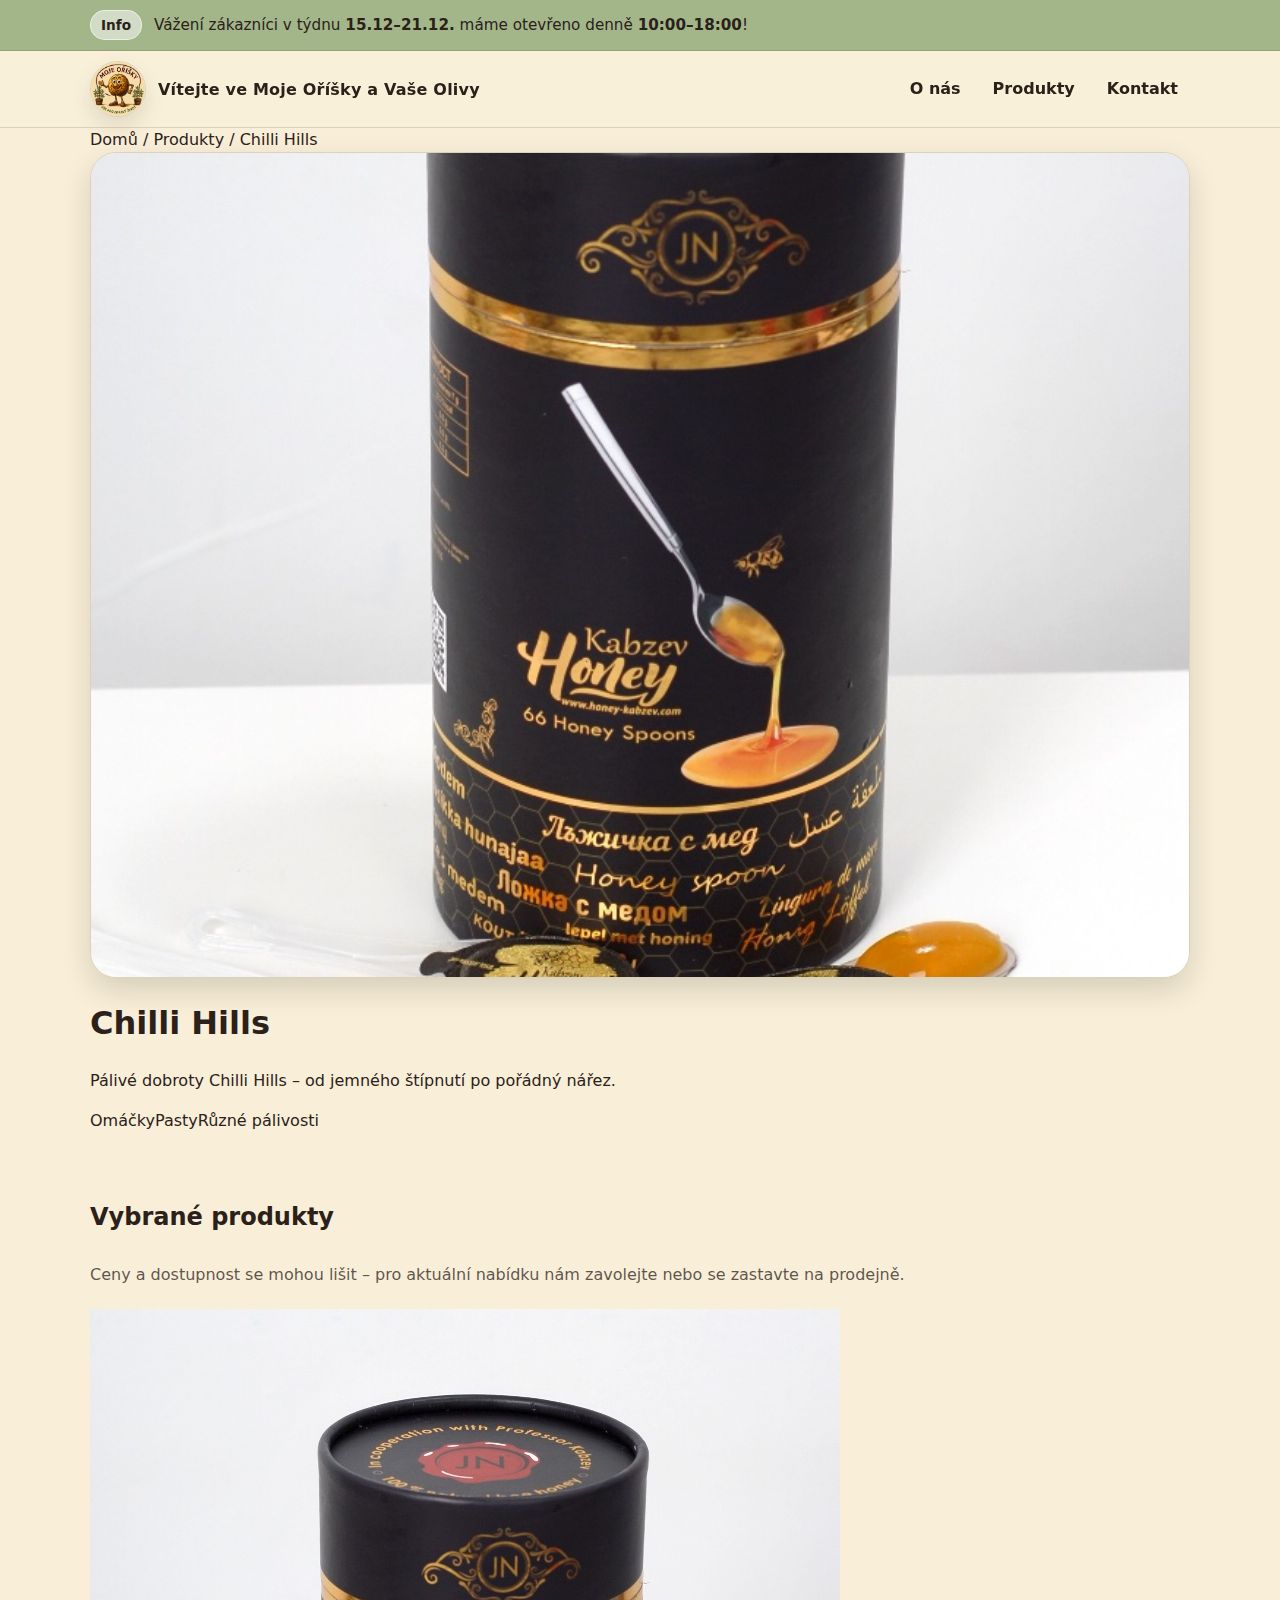
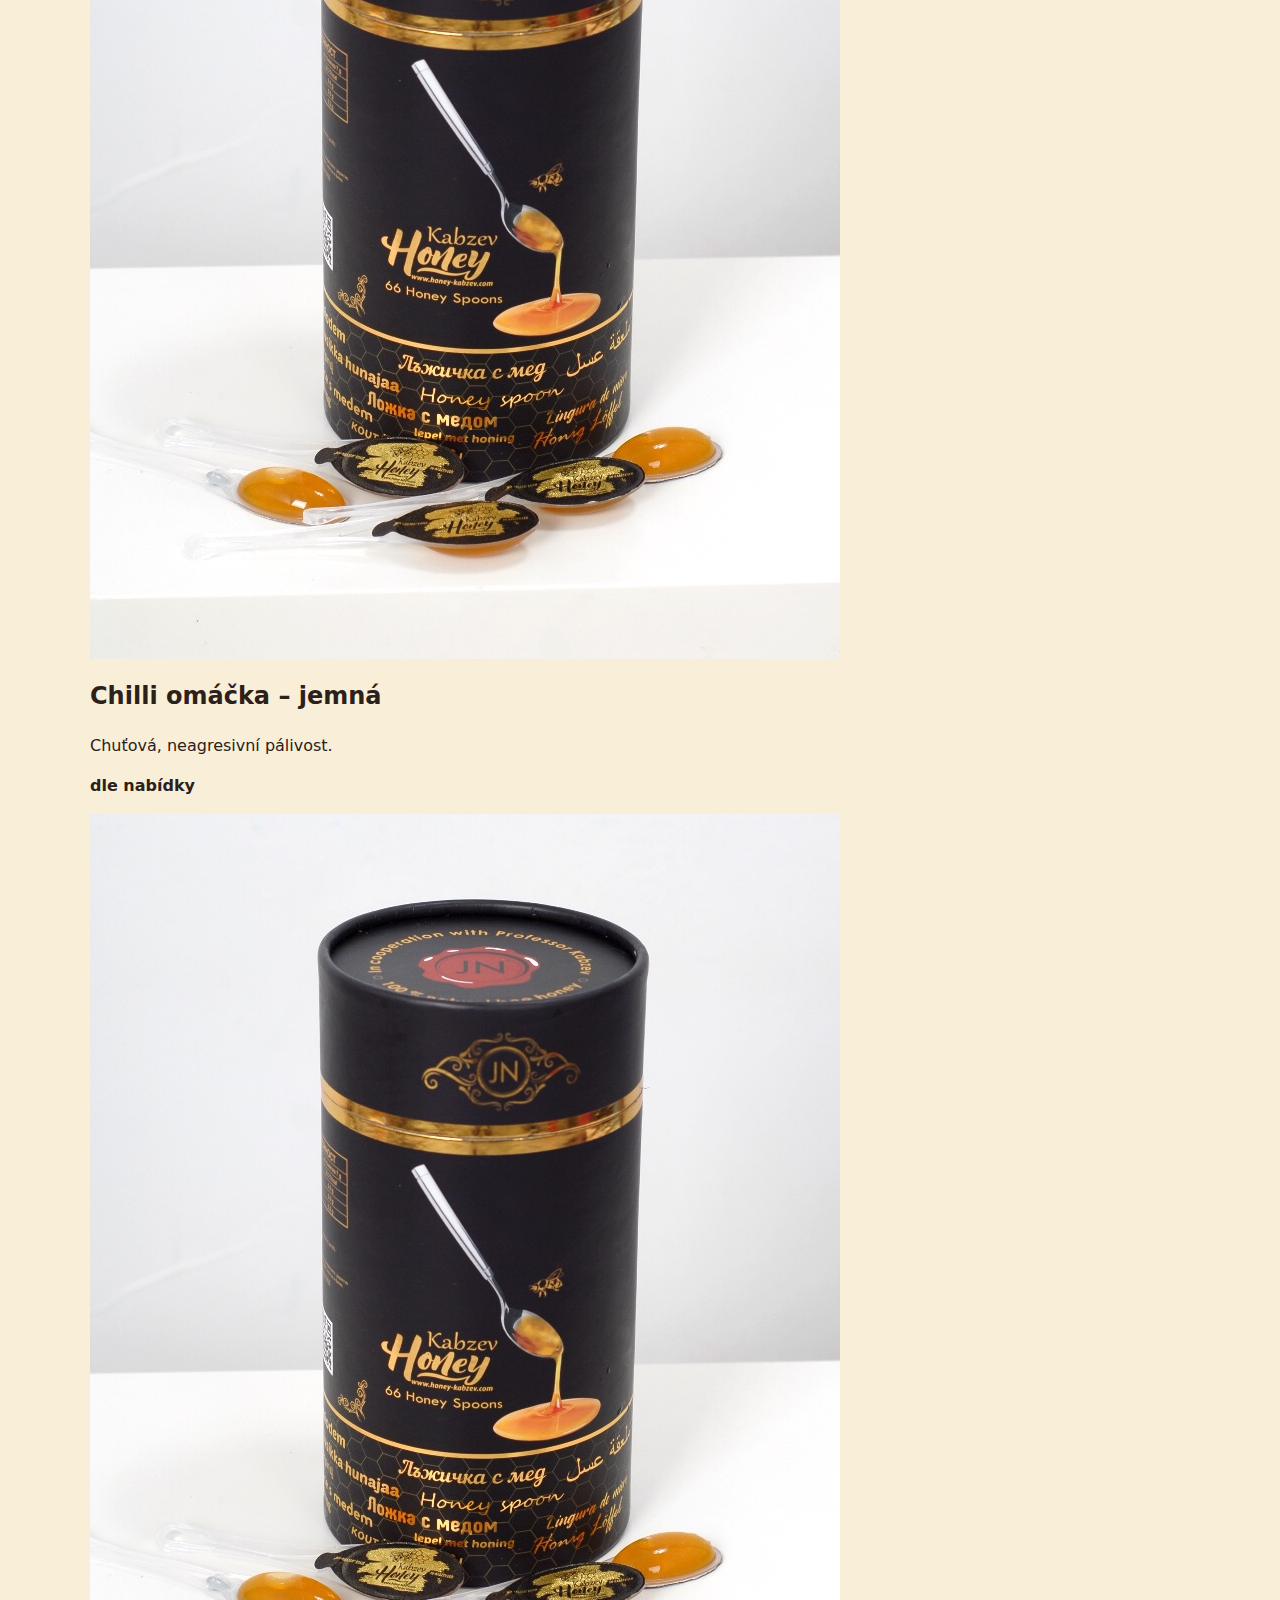
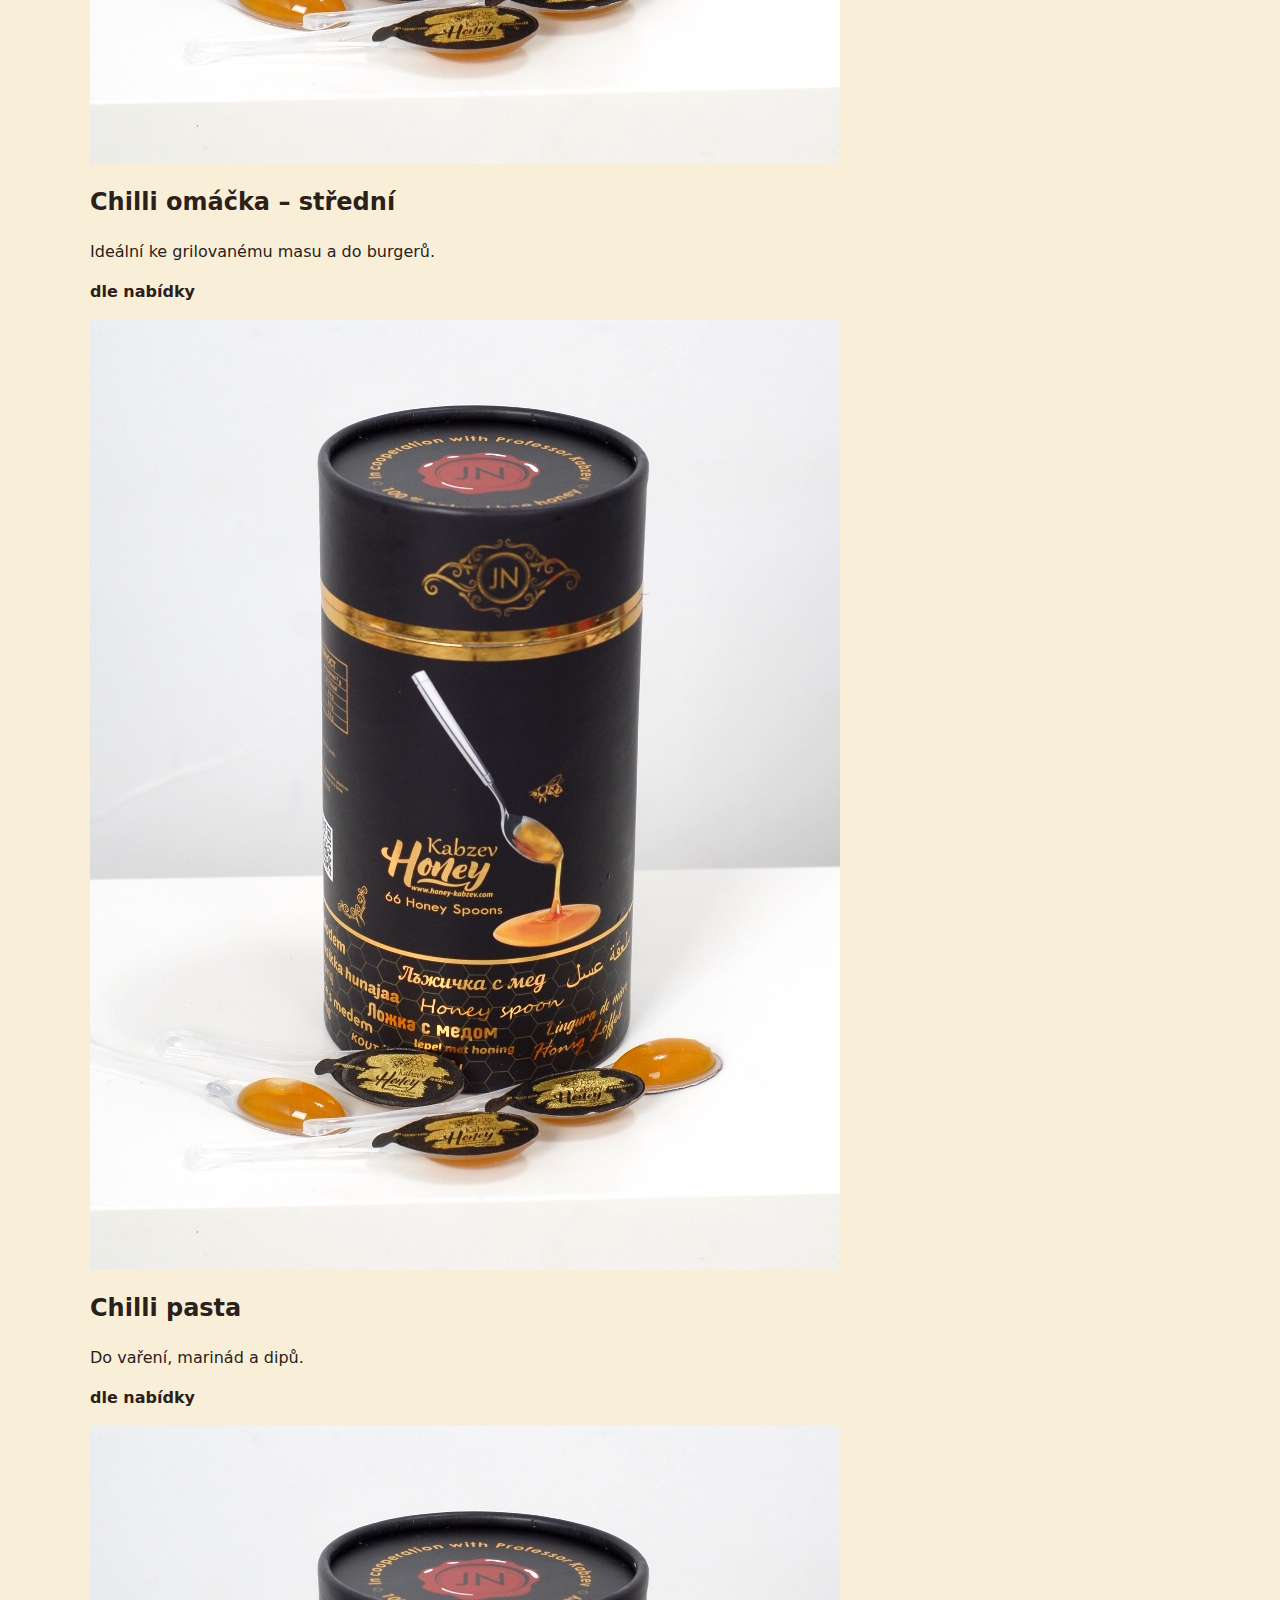
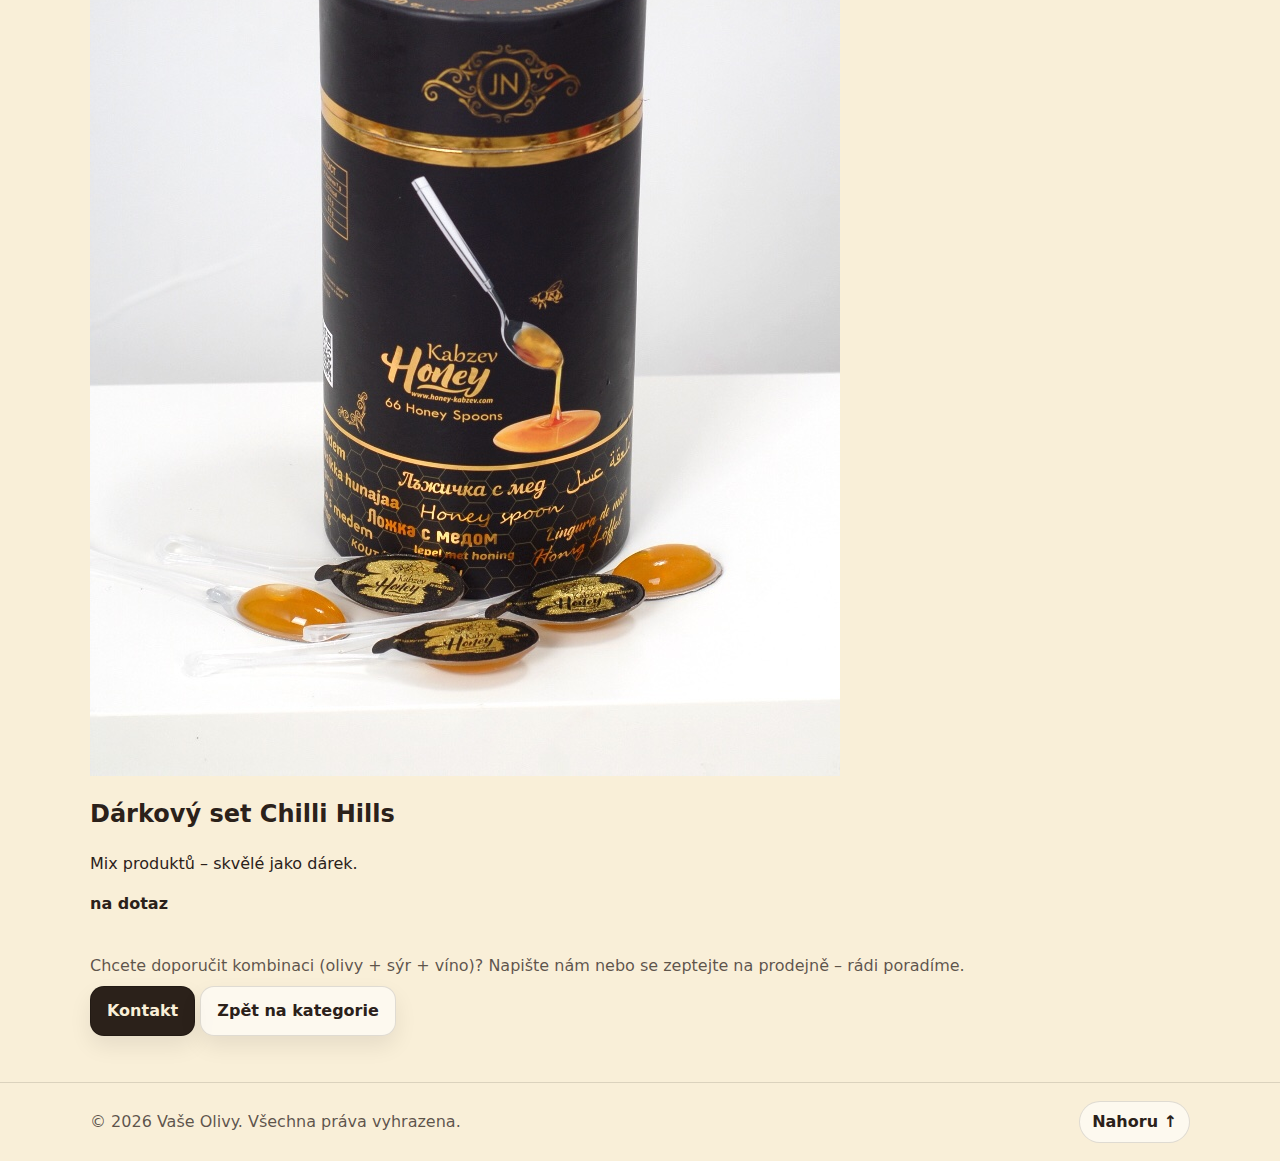
<file: chilli-hills.html>
<!DOCTYPE html>

<html lang="cs">
<head>
<meta charset="utf-8"/>
<meta content="width=device-width, initial-scale=1" name="viewport"/>
<meta content="light" name="color-scheme"/>
<title>Chilli Hills | Vaše Olivy</title>
<meta content="Chilli Hills – pálivé omáčky, pasty a speciality. Vybereme pálivost přesně podle vás." name="description"/>
<meta content="Chilli Hills | Vaše Olivy" property="og:title"/>
<meta content="Chilli Hills – pálivé omáčky, pasty a speciality. Vybereme pálivost přesně podle vás." property="og:description"/>
<meta content="website" property="og:type"/>
<link href="styles.css" rel="stylesheet"/>
<link href="pics/logo.jpg" rel="icon"/>
<link href="https://example.com/chilli-hills.html" rel="canonical"/>
<script type="application/ld+json">{
  "@context": "https://schema.org",
  "@type": "ItemList",
  "name": "Chilli Hills – produkty",
  "itemListElement": [
    {
      "@type": "ListItem",
      "position": 1,
      "name": "Chilli omáčka – jemná"
    },
    {
      "@type": "ListItem",
      "position": 2,
      "name": "Chilli omáčka – střední"
    },
    {
      "@type": "ListItem",
      "position": 3,
      "name": "Chilli pasta"
    },
    {
      "@type": "ListItem",
      "position": 4,
      "name": "Dárkový set Chilli Hills"
    }
  ]
}</script>
</head>
<body>
<a class="skip-link" href="#main">Přeskočit na obsah</a>
<div aria-live="polite" class="announcement" role="status">
<div class="container announcement__inner">
<span class="announcement__badge">Info</span>
<p class="announcement__text">
        Vážení zákazníci v týdnu <strong>15.12–21.12.</strong> máme otevřeno denně <strong>10:00–18:00</strong>!
      </p>
</div>
</div>
<header class="header" data-header="">
<div class="container header__inner">
<a aria-label="Vaše Olivy – na začátek stránky" class="brand" href="index.html#top">
<img alt="Logo Vaše Olivy" class="brand__logo" height="56" src="pics/logo_orisky.png" width="56"/>
<span class="brand__text">
<span class="brand__name">Vítejte ve Moje Oříšky a Vaše Olivy</span>
</span>
</a>
<button aria-controls="site-nav" aria-expanded="false" aria-label="Otevřít menu" class="nav-toggle" type="button">
<span aria-hidden="true" class="nav-toggle__icon"></span>
</button>
<nav aria-label="Hlavní navigace" class="nav" id="site-nav">
<ul class="nav__list">
<li><a class="nav__link" href="index.html#about">O nás</a></li>
<li><a class="nav__link" href="index.html#products">Produkty</a></li>
<li><a class="nav__link" href="index.html#contact">Kontakt</a></li>
</ul>
</nav>
</div>
</header>
<main id="main">
<section aria-label="Chilli Hills" class="product-hero">
<div class="container product-hero__inner">
<nav aria-label="Drobečková navigace" class="breadcrumbs">
<a href="index.html">Domů</a>
<span aria-hidden="true" class="breadcrumbs__sep">/</span>
<a href="index.html#products">Produkty</a>
<span aria-hidden="true" class="breadcrumbs__sep">/</span>
<span aria-current="page">Chilli Hills</span>
</nav>
<div aria-hidden="true" class="hero__media">
<img alt="Chilli Hills (ilustrační foto – nahraďte vlastním)" decoding="async" height="700" loading="eager" src="pics/honey_product.jpg" width="900"/>
</div>
<div>
<h1 class="product-hero__title">Chilli Hills</h1>
<p class="product-hero__lead">Pálivé dobroty Chilli Hills – od jemného štípnutí po pořádný nářez.</p>
<div aria-label="Rychlé štítky" class="product-meta"><span class="tag">Omáčky</span><span class="tag">Pasty</span><span class="tag">Různé pálivosti</span></div>
</div>
</div>
</section>
<section aria-label="Seznam produktů" class="section section--light">
<div class="container section__inner">
<header class="section__header">
<h2>Vybrané produkty</h2>
<p class="section__subtitle">Ceny a dostupnost se mohou lišit – pro aktuální nabídku nám zavolejte nebo se zastavte na prodejně.</p>
</header>
<div class="product-grid is-visible"><article class="product-card"><div class="product-card__img"><img alt="Chilli omáčka – jemná" decoding="async" loading="lazy" src="pics/honey_product.jpg"/></div><div class="product-card__body"><h2 class="product-card__title">Chilli omáčka – jemná</h2><p class="product-card__desc">Chuťová, neagresivní pálivost.</p><p class="product-card__meta"><span class="price">dle nabídky</span></p></div></article><article class="product-card"><div class="product-card__img"><img alt="Chilli omáčka – střední" decoding="async" loading="lazy" src="pics/honey_product.jpg"/></div><div class="product-card__body"><h2 class="product-card__title">Chilli omáčka – střední</h2><p class="product-card__desc">Ideální ke grilovanému masu a do burgerů.</p><p class="product-card__meta"><span class="price">dle nabídky</span></p></div></article><article class="product-card"><div class="product-card__img"><img alt="Chilli pasta" decoding="async" loading="lazy" src="pics/honey_product.jpg"/></div><div class="product-card__body"><h2 class="product-card__title">Chilli pasta</h2><p class="product-card__desc">Do vaření, marinád a dipů.</p><p class="product-card__meta"><span class="price">dle nabídky</span></p></div></article><article class="product-card"><div class="product-card__img"><img alt="Dárkový set Chilli Hills" decoding="async" loading="lazy" src="pics/honey_product.jpg"/></div><div class="product-card__body"><h2 class="product-card__title">Dárkový set Chilli Hills</h2><p class="product-card__desc">Mix produktů – skvělé jako dárek.</p><p class="product-card__meta"><span class="price">na dotaz</span></p></div></article></div>
<div class="section__header">
<p class="section__subtitle">Chcete doporučit kombinaci (olivy + sýr + víno)? Napište nám nebo se zeptejte na prodejně – rádi poradíme.</p>
<div class="product-meta">
<a class="btn btn--primary" href="index.html#contact">Kontakt</a>
<a class="btn btn--ghost" href="index.html#products">Zpět na kategorie</a>
</div>
</div>
</div>
</section>
</main>
<footer class="footer">
<div class="container footer__inner">
<p>© <span id="year"></span> Vaše Olivy. Všechna práva vyhrazena.</p>
<a class="to-top" href="#main">Nahoru ↑</a>
</div>
</footer>
<script defer="" src="script.js"></script>
</body>
</html>
</file>
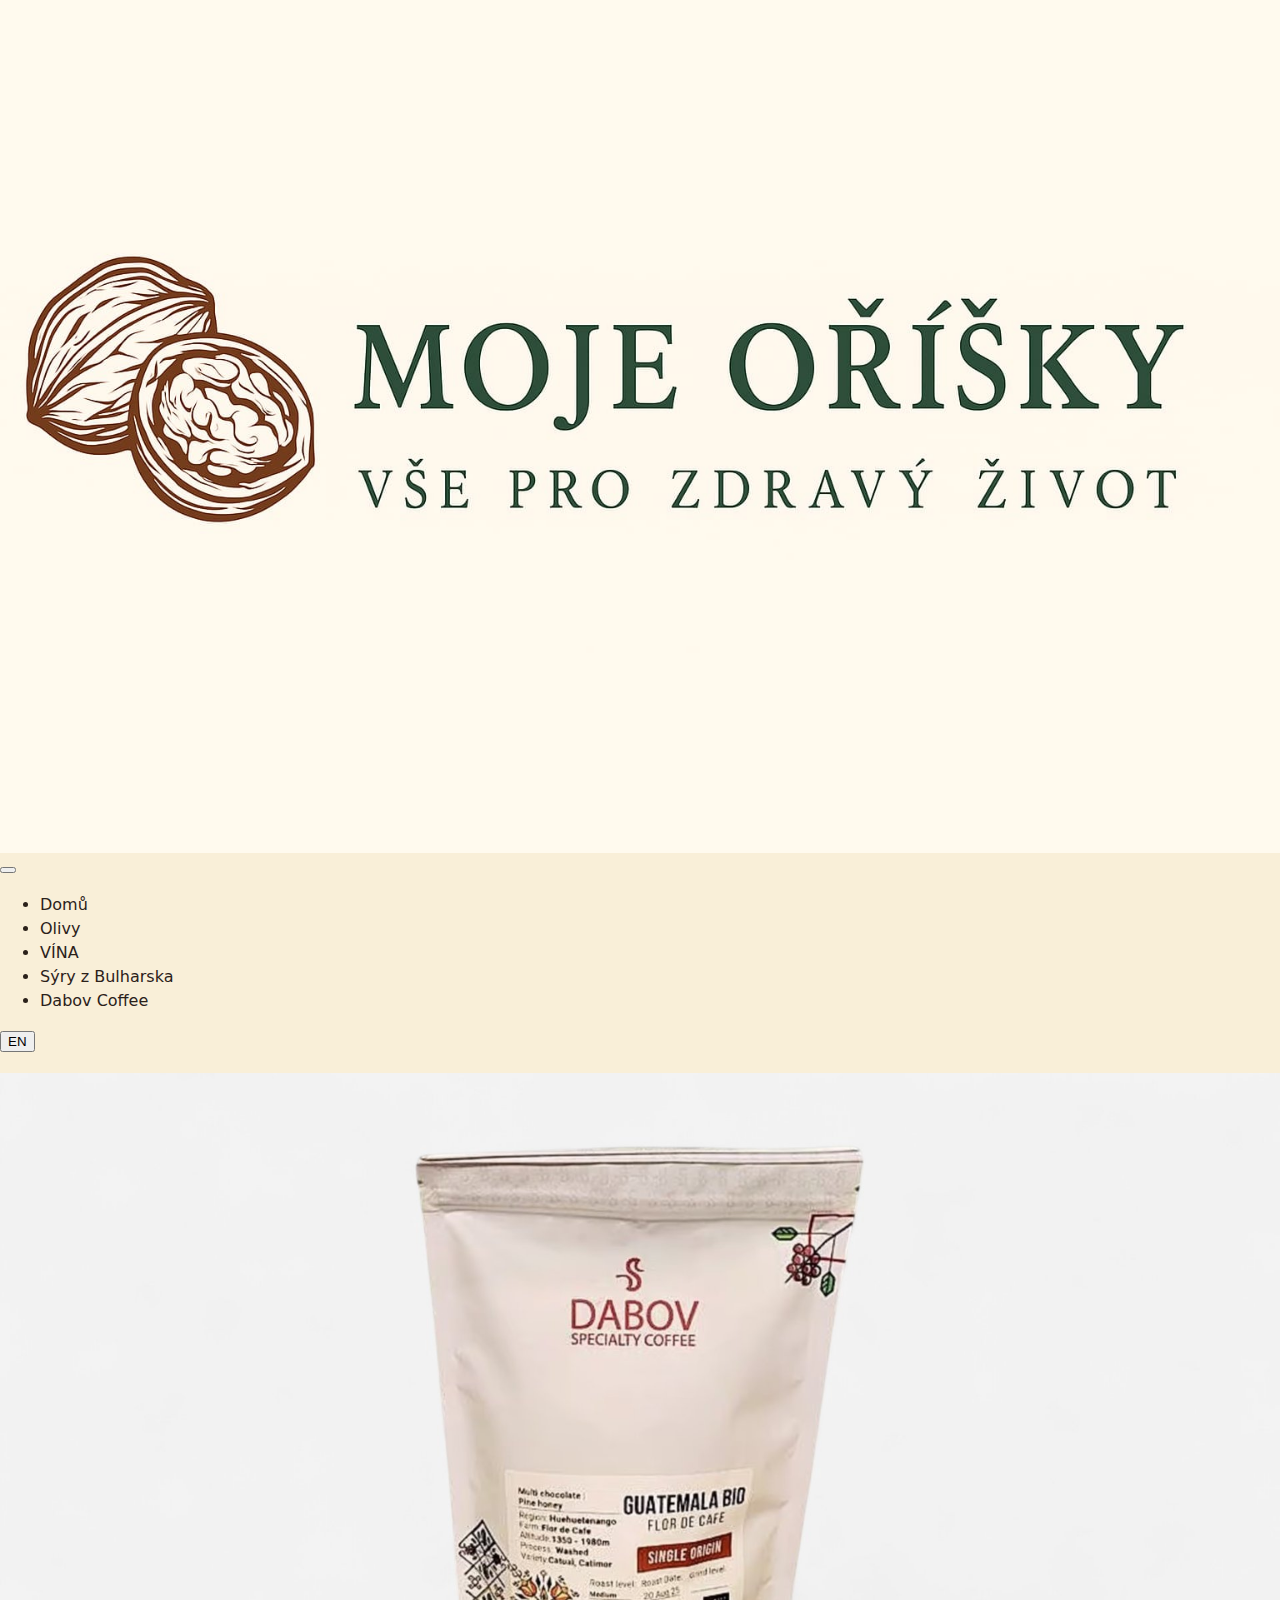
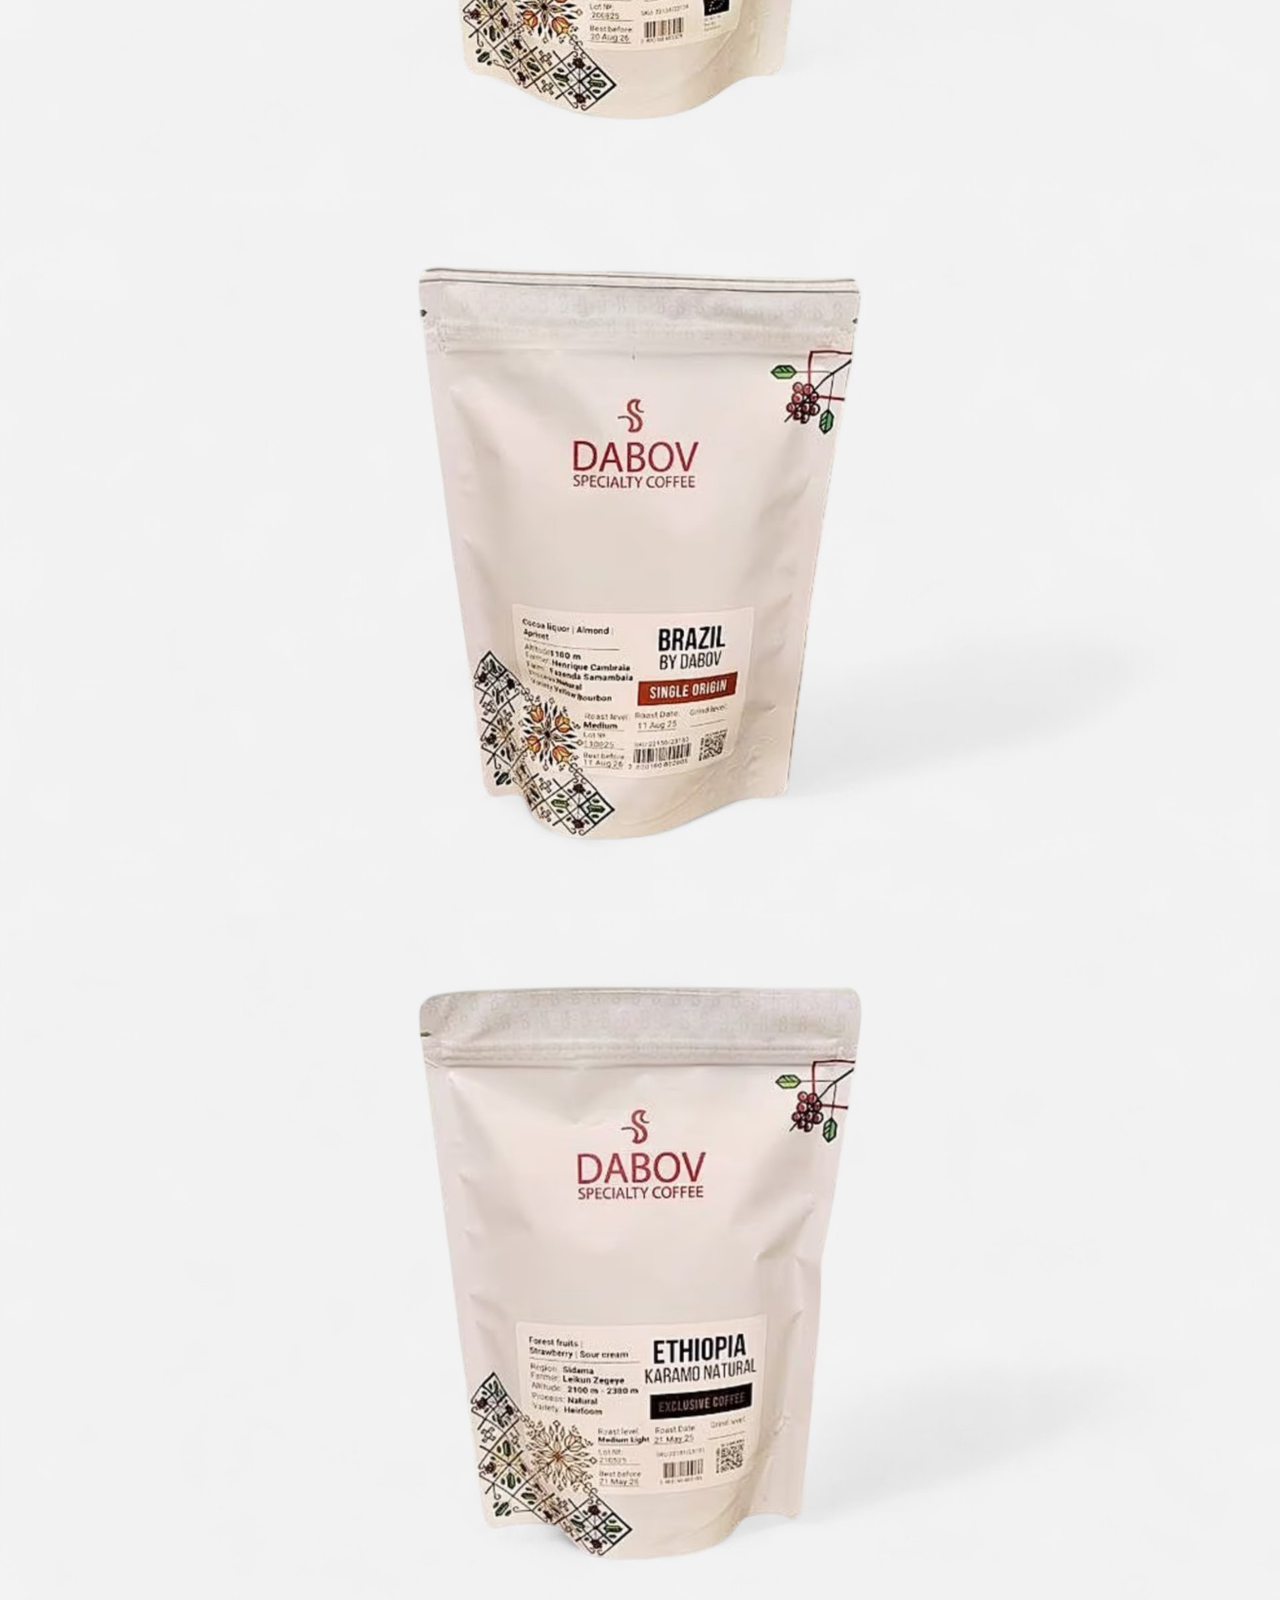
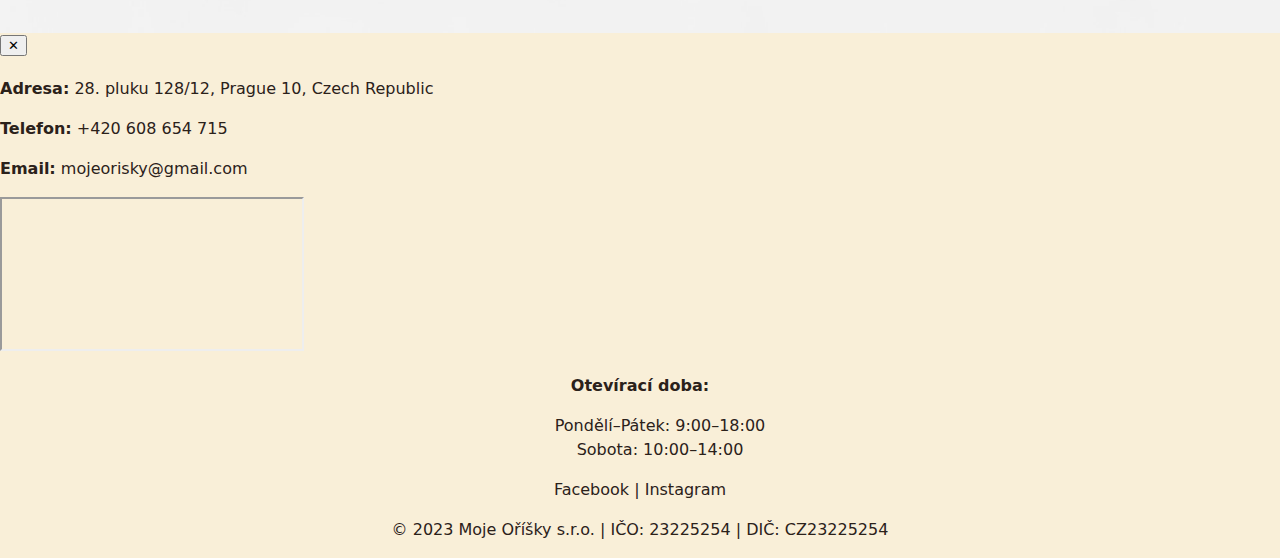
<file: coffee.html>
<!doctype html>
<html lang="cs">

<head>
  <meta charset="utf-8" />
  <meta name="viewport" content="width=device-width,initial-scale=1" />
  <title>Olivy — Naše produkty</title>
  <link rel="preconnect" href="https://fonts.googleapis.com">
  <link rel="preconnect" href="https://fonts.gstatic.com" crossorigin>
  <link
    href="https://fonts.googleapis.com/css2?family=Lato:wght@300;400;700&family=Playfair+Display:wght@400;700&display=swap"
    rel="stylesheet">
  <link rel="stylesheet" href="styles.css" />
</head>

<body>
  <header>
    <div class="logo">
      <img src="/pics/logo.jpg" alt="Vaše Olivy Logo" />
    </div>

    <button class="burger" aria-label="Menu" aria-expanded="false" type="button">
      <span class="burger-box"><span class="burger-inner"></span></span>
    </button>

    <nav>
      <ul>
        <li><a href="/index.html" data-en="Home" data-cs="Domů">Domů</a></li>
        <li><a href="/olivy.html" data-en="About Us" data-cs="O nás">Olivy</a></li>
        <li><a href="/vina.html" data-en="Our Products" data-cs="Naše produkty">VÍNA</a></li>
        <li><a href="/syry.html" data-en="Gallery" data-cs="Galerie">Sýry z Bulharska</a></li>
        <li><a href="/coffee.html" data-en="Contact" data-cs="Kontakt">Dabov Coffee</a></li>

      </ul>
    </nav>
    <button id="lang-toggle" data-lang="cs">EN</button>
  </header>

  <main>



    <section id="gallery">
      <h2 data-en="Gallery" data-cs="Galerie"></h2>
      <div class="gallery-grid">
        <img src="pics/coffee/coffe1.jpg" alt="Speciální káva Guatemala Bio Flor de Cafe v sobě spojuje sladké tóny vícenásobné čokolády a borovicového medu.
Dochuť: Čokoláda
Druh: 100% Arabica

zobrazit více" />
        <img src="pics/coffee/coffe2.jpg" alt="Káva s čokoládovou příchutí" />
        <img src="pics/coffee/coffe3.jpg"
          alt="S hrdostí vám představujeme naši vlastní vůni Ethiopia od Dabov s okouzlujícími tóny lesních jahod a vanilky, obohacenými o sladkost karamelu." />
      </div>
    </section>
    <script src="javascript.js"></script>
  </main>

  <footer>
    <div class="footer-row">
      <div class="contact-info">
        <h2 data-en="Contact" data-cs="Kontakt"></h2>
        <p><strong data-en="Address:" data-cs="Adresa:">Adresa:</strong> 28. pluku 128/12, Prague 10, Czech Republic</p>
        <p><strong data-en="Phone:" data-cs="Telefon:">Telefon:</strong> +420 608 654 715</p>
        <p><strong data-en="Email:" data-cs="Email:">Email:</strong> mojeorisky@gmail.com</p>


      </div>

      <div class="footer-map" aria-hidden="false">
        <!-- small map on the right side of the footer -->
        <iframe
          src="https://www.google.com/maps/embed?pb=!1m18!1m12!1m3!1d2561.123456789012!2d14.456789!3d50.123456!2m3!1f0!2f0!3f0!3m2!1i1024!2i768!4f13.1!3m3!1m2!1s0x470b9b1234567890%3A0x123456789abcdef!2s28.%20pluku%20128%2F12%2C%20Praha%2010%2C%20Czech%20Republic!5e0!3m2!1sen!2scz!4v1234567890123!5m2!1sen!2scz"
          loading="lazy" referrerpolicy="no-referrer-when-downgrade"></iframe>
      </div>
    </div>
    <div class="separator" style="text-align: center;">
      <p><strong data-en="Opening Hours:" data-cs="Otevírací doba:">Otevírací doba:</strong></p>
      <ol style="list-style-type:none;">
        <li data-en="Monday–Friday: 9:00–18:00" data-cs="Pondělí–Pátek: 9:00–18:00">Pondělí–Pátek: 9:00–18:00</li>
        <li data-en="Saturday: 10:00–14:00" data-cs="Sobota: 10:00–14:00">Sobota: 10:00–14:00</li>
      </ol>
      <div class="social-links">
        <a href="#" data-en="Facebook" data-cs="Facebook">Facebook</a> |
        <a href="#" data-en="Instagram" data-cs="Instagram">Instagram</a>
      </div>
      <p>&copy; 2023 Moje Oříšky s.r.o. | IČO: 23225254 | DIČ: CZ23225254</p>
    </div>
  </footer>


</body>

</html>
</file>
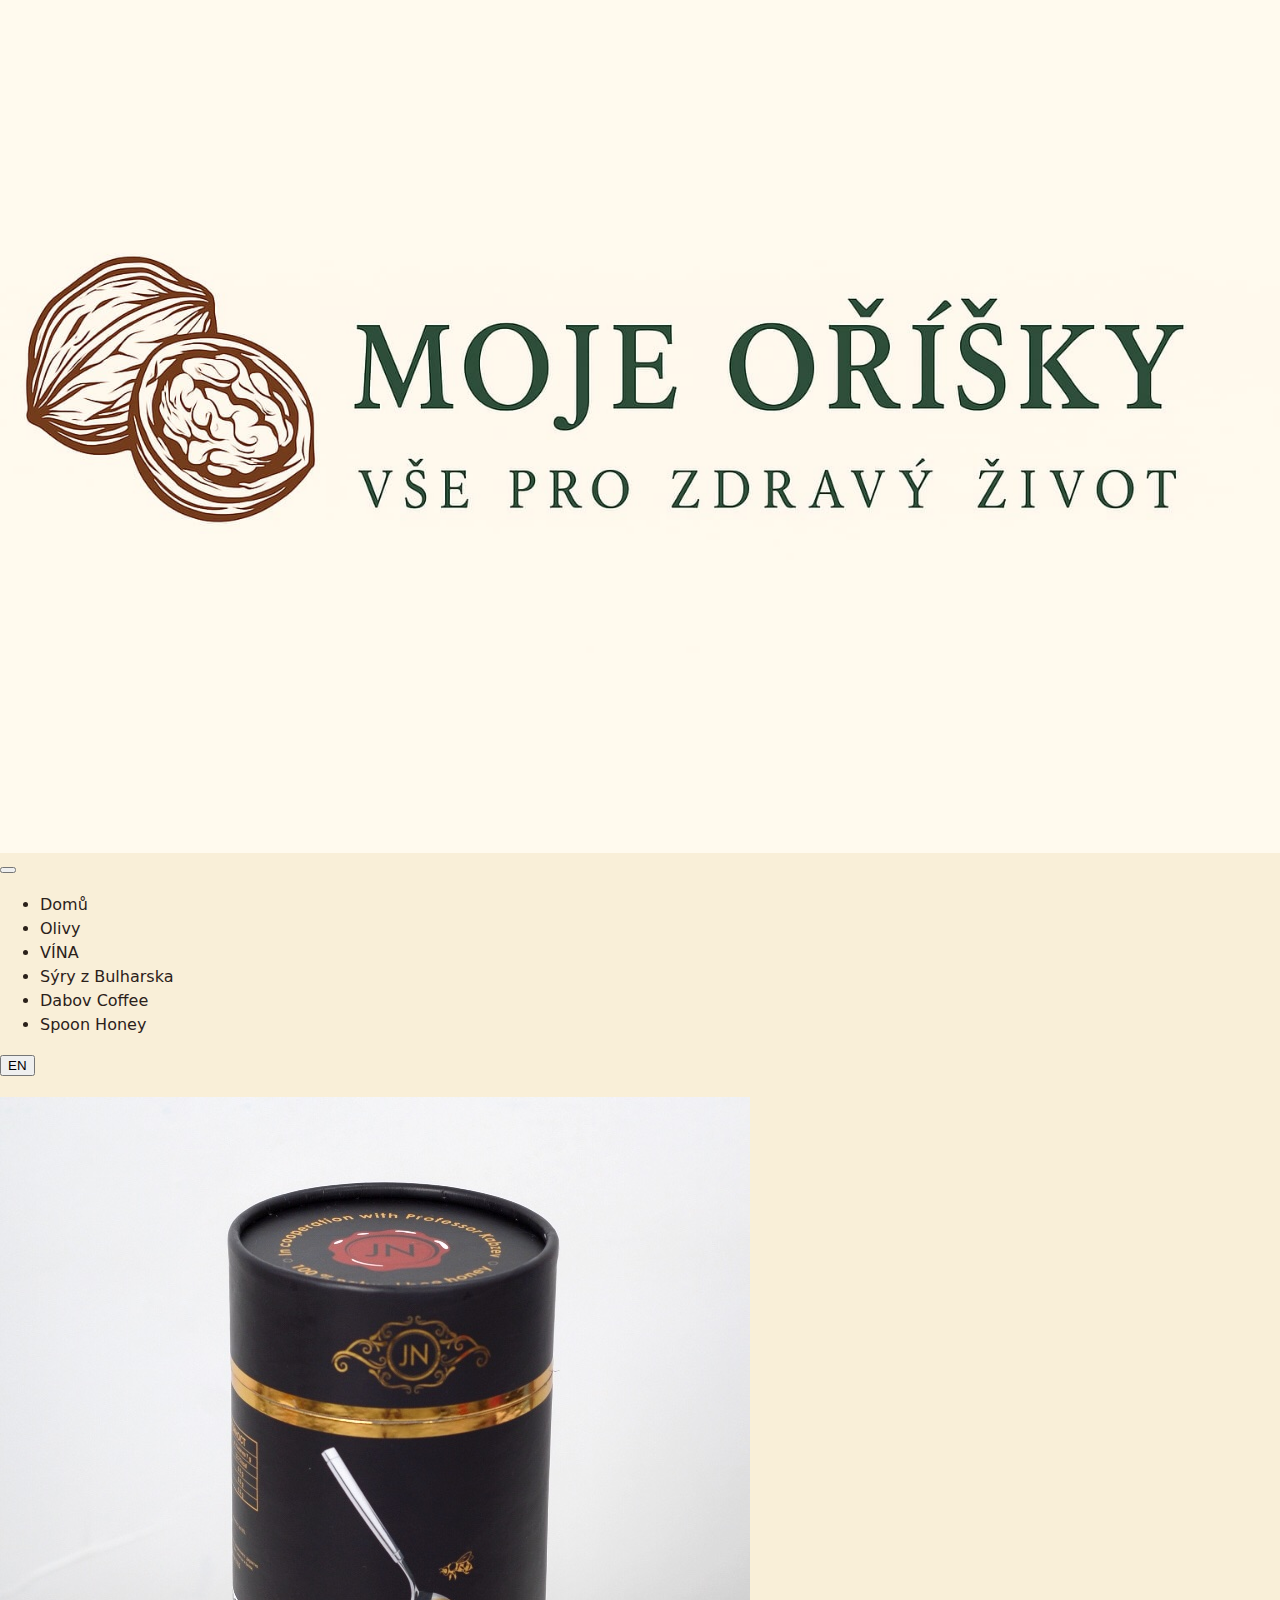
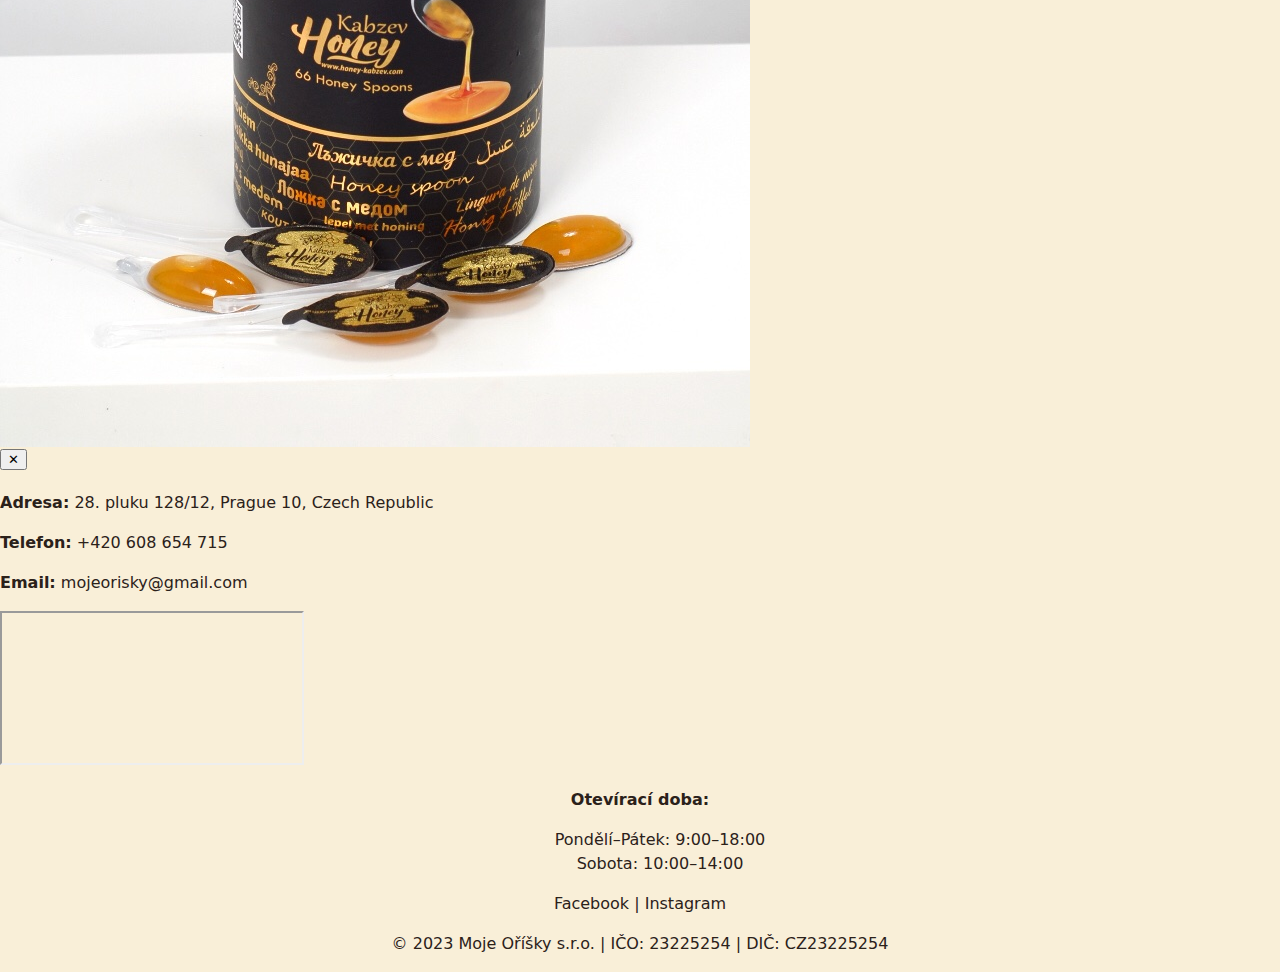
<file: honey.html>
<!doctype html>
<html lang="cs">

<head>
  <meta charset="utf-8" />
  <meta name="viewport" content="width=device-width,initial-scale=1" />
  <title>Olivy — Naše produkty</title>
  <link rel="preconnect" href="https://fonts.googleapis.com">
  <link rel="preconnect" href="https://fonts.gstatic.com" crossorigin>
  <link
    href="https://fonts.googleapis.com/css2?family=Lato:wght@300;400;700&family=Playfair+Display:wght@400;700&display=swap"
    rel="stylesheet">
  <link rel="stylesheet" href="styles.css" />
</head>

<body>
  <header>
    <div class="logo">
      <img src="/pics/logo.jpg" alt="Vaše Olivy Logo" />
    </div>

    <button class="burger" aria-label="Menu" aria-expanded="false" type="button">
      <span class="burger-box"><span class="burger-inner"></span></span>
    </button>

    <nav>
      <ul>
        <li><a href="#home" data-en="Home" data-cs="Domů">Domů</a></li>
        <li><a href="olivy.html" data-en="About Us" data-cs="O nás">Olivy</a></li>
        <li><a href="vina.html" data-en="Our Products" data-cs="Naše produkty">VÍNA</a></li>
        <li><a href="syry.html" data-en="Gallery" data-cs="Galerie">Sýry z Bulharska</a></li>
        <li><a href="coffee.html" data-en="Contact" data-cs="Kontakt">Dabov Coffee</a></li>
        <li><a href="honey.html" data-en="Contact" data-cs="Kontakt"> Spoon Honey</a></li>
      </ul>
    </nav>
    <button id="lang-toggle" data-lang="cs">EN</button>
  </header>

  <main>



    <section id="gallery">
      <h2 data-en="Gallery" data-cs="Galerie"></h2>
      <div class="gallery-grid">
        <img src="pics/honey/honey1.jpg" alt="Elegantní krabička se 55 lžičkami včelího medu.
Pro váš čaj, kávu nebo cokoliv dalšího, co si přejete!
Zdravá alternativa cukru.
Nejvyšší kvalita bez chemických náhražek.
100% přírodní bulharský včelí med z vlastních úlů." />
      </div>
    </section>
    <script src="javascript.js"></script> 
  </main>

  <footer>
    <div class="footer-row">
      <div class="contact-info">
        <h2 data-en="Contact" data-cs="Kontakt"></h2>
        <p><strong data-en="Address:" data-cs="Adresa:">Adresa:</strong> 28. pluku 128/12, Prague 10, Czech Republic</p>
        <p><strong data-en="Phone:" data-cs="Telefon:">Telefon:</strong> +420 608 654 715</p>
        <p><strong data-en="Email:" data-cs="Email:">Email:</strong> mojeorisky@gmail.com</p>


      </div>

      <div class="footer-map" aria-hidden="false">
        <!-- small map on the right side of the footer -->
        <iframe
          src="https://www.google.com/maps/embed?pb=!1m18!1m12!1m3!1d2561.123456789012!2d14.456789!3d50.123456!2m3!1f0!2f0!3f0!3m2!1i1024!2i768!4f13.1!3m3!1m2!1s0x470b9b1234567890%3A0x123456789abcdef!2s28.%20pluku%20128%2F12%2C%20Praha%2010%2C%20Czech%20Republic!5e0!3m2!1sen!2scz!4v1234567890123!5m2!1sen!2scz"
          loading="lazy" referrerpolicy="no-referrer-when-downgrade"></iframe>
      </div>
    </div>
    <div class="separator" style="text-align: center;">
      <p><strong data-en="Opening Hours:" data-cs="Otevírací doba:">Otevírací doba:</strong></p>
      <ol style="list-style-type:none;">
        <li data-en="Monday–Friday: 9:00–18:00" data-cs="Pondělí–Pátek: 9:00–18:00">Pondělí–Pátek: 9:00–18:00</li>
        <li data-en="Saturday: 10:00–14:00" data-cs="Sobota: 10:00–14:00">Sobota: 10:00–14:00</li>
      </ol>
      <div class="social-links">
        <a href="#" data-en="Facebook" data-cs="Facebook">Facebook</a> |
        <a href="#" data-en="Instagram" data-cs="Instagram">Instagram</a>
      </div>
      <p>&copy; 2023 Moje Oříšky s.r.o. | IČO: 23225254 | DIČ: CZ23225254</p>
    </div>
  </footer>


</body>

</html>
</file>
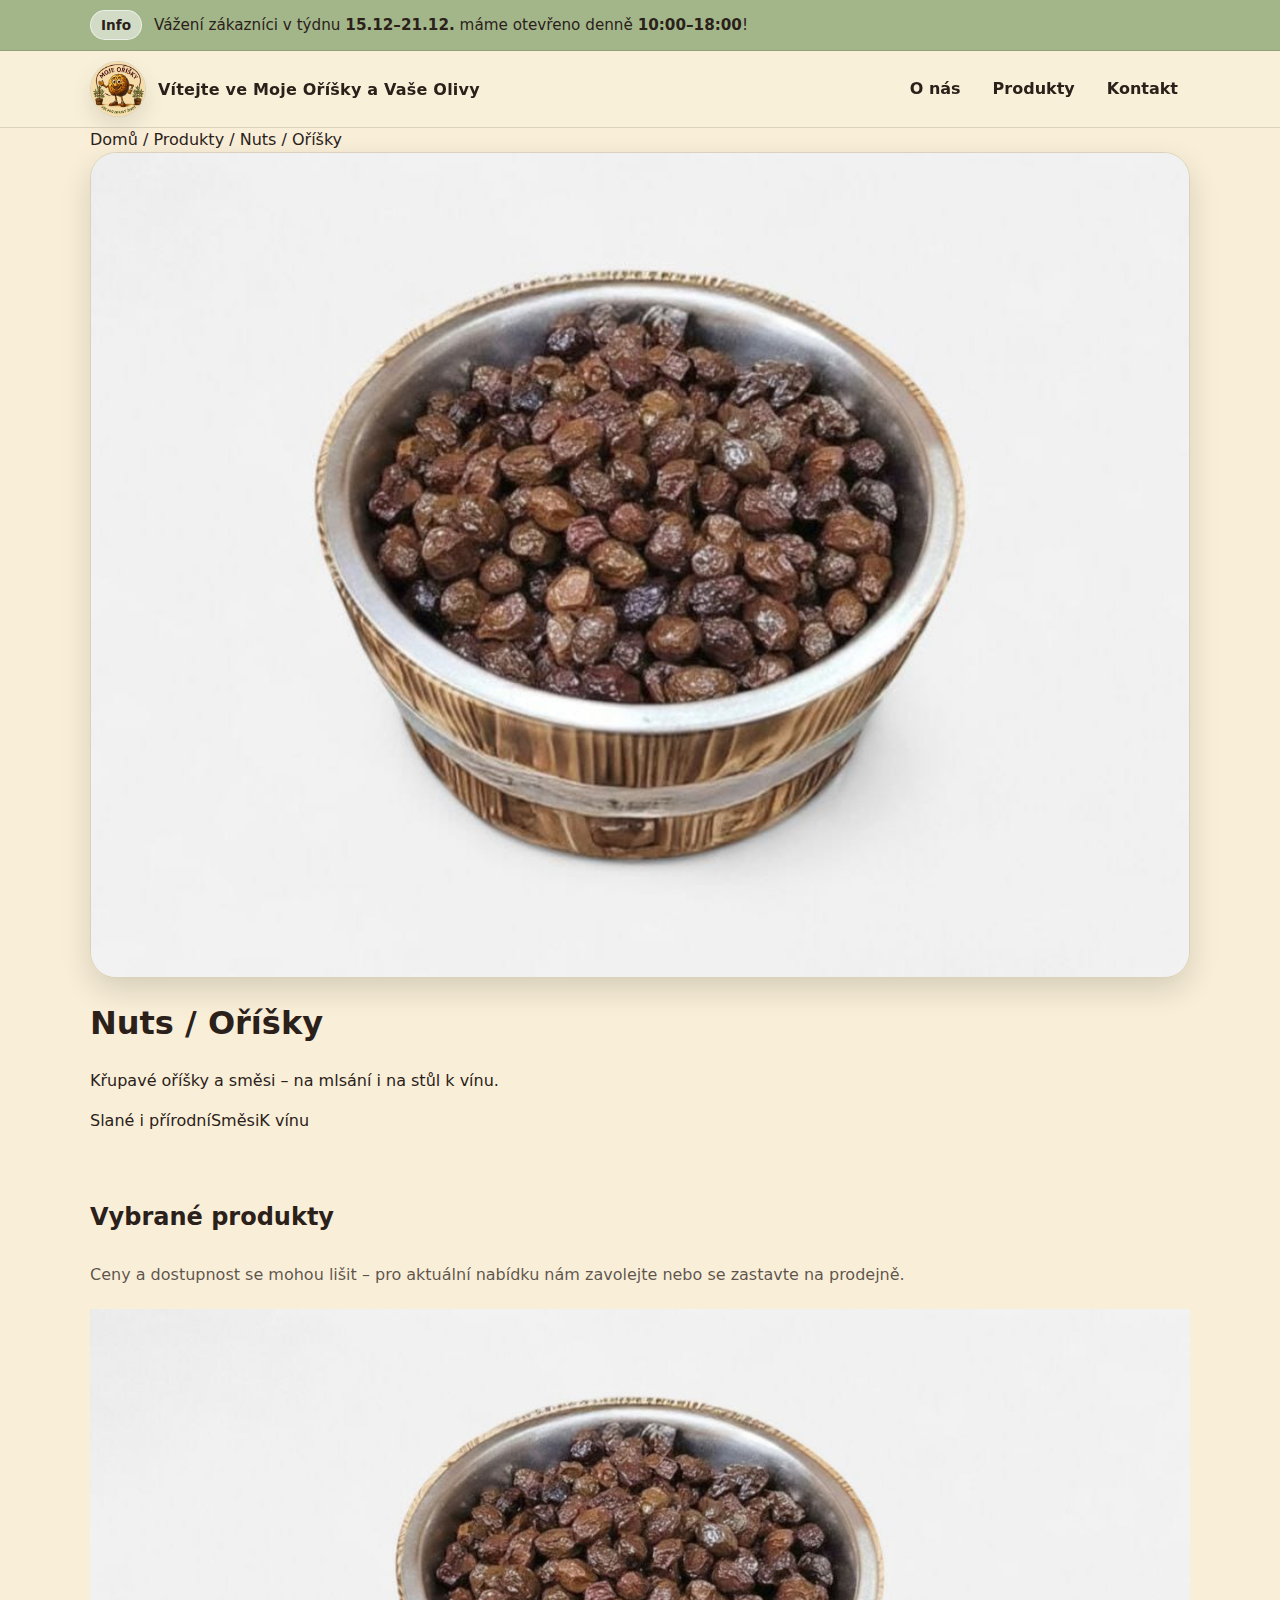
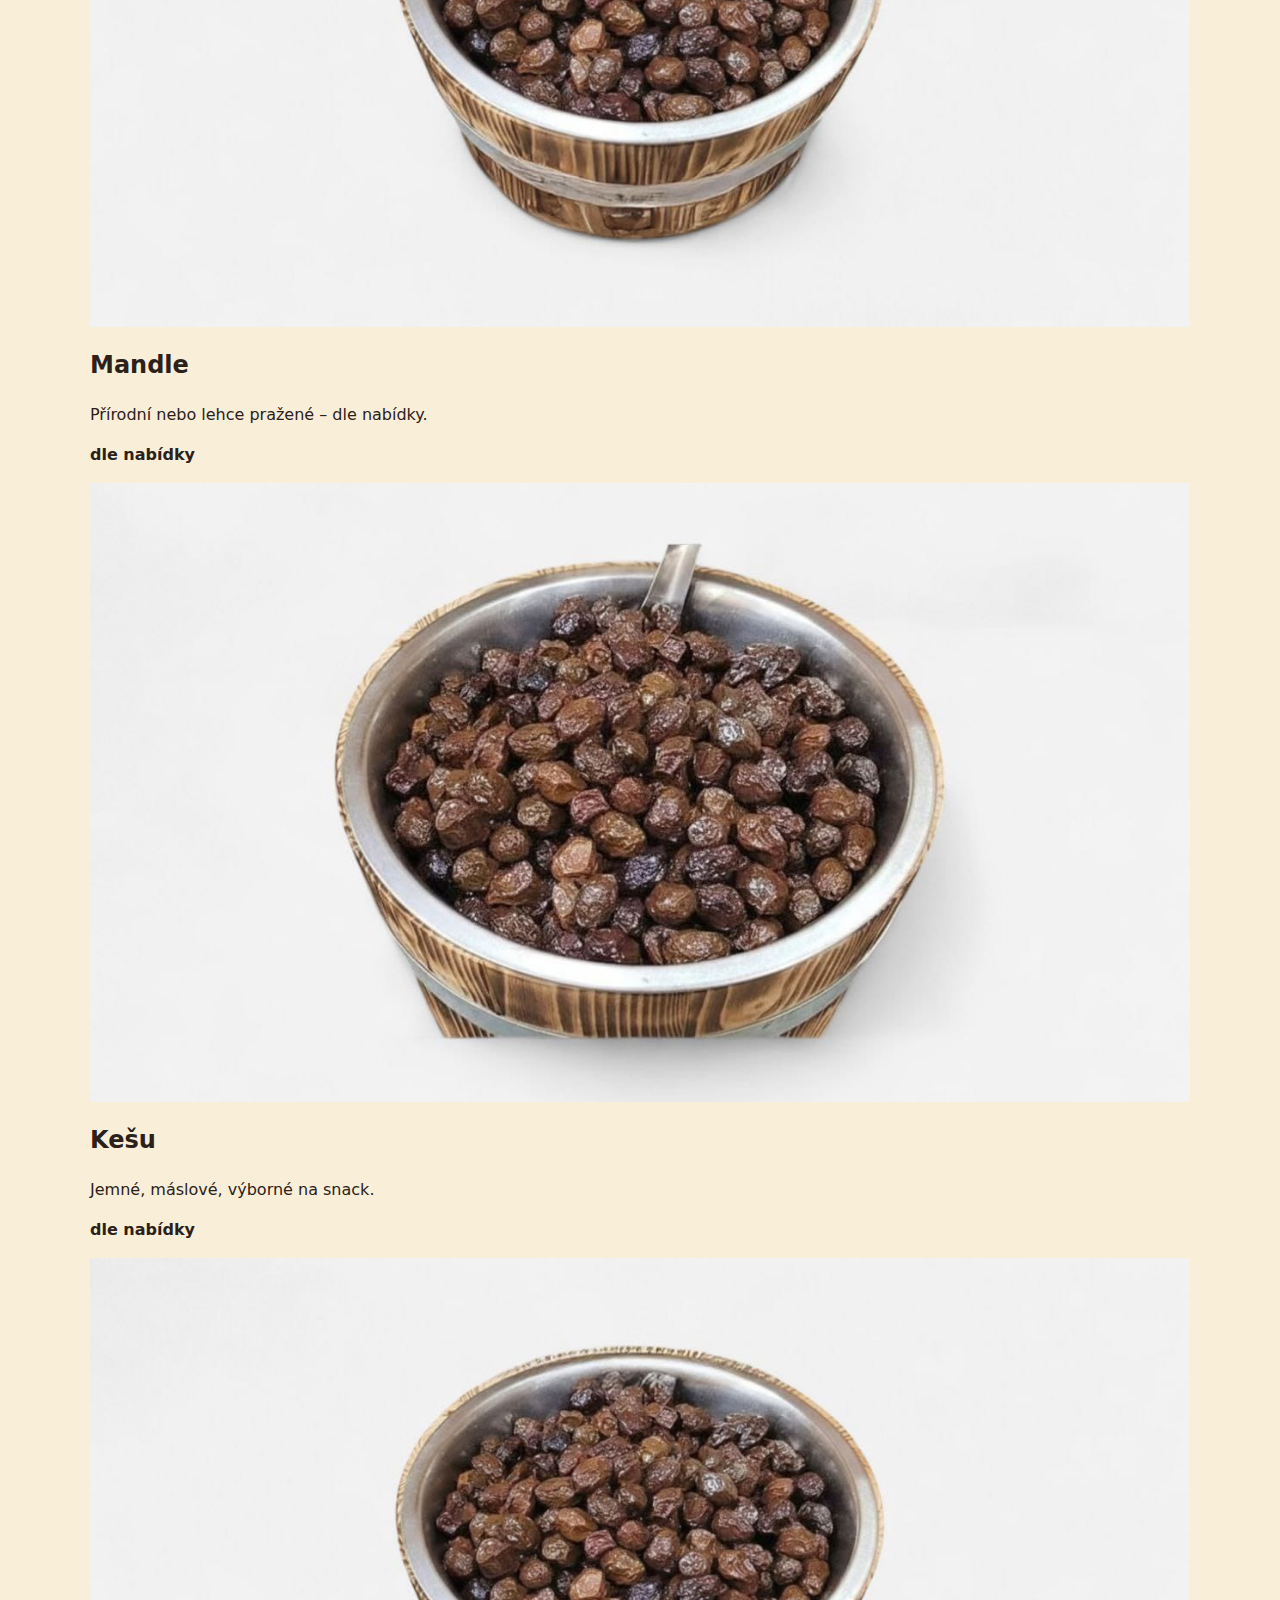
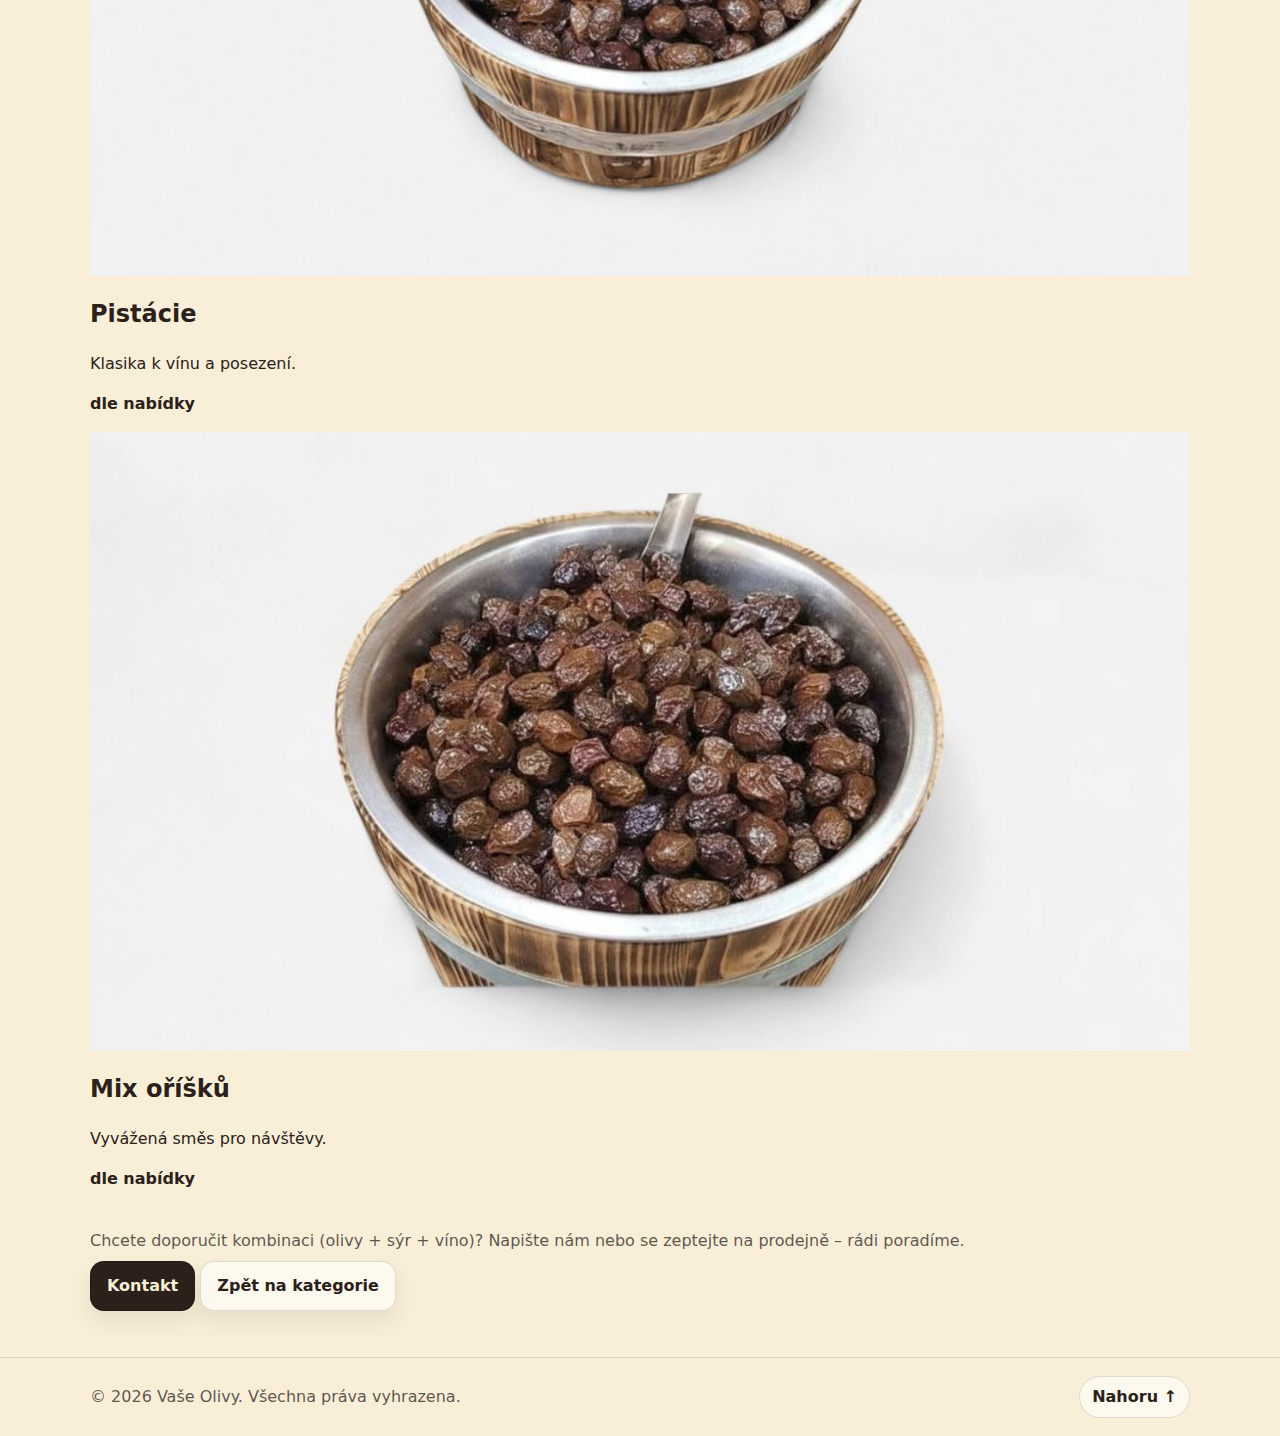
<file: nuts-orisky.html>
<!DOCTYPE html>

<html lang="cs">
<head>
<meta charset="utf-8"/>
<meta content="width=device-width, initial-scale=1" name="viewport"/>
<meta content="light" name="color-scheme"/>
<title>Nuts / Oříšky | Vaše Olivy</title>
<meta content="Oříšky a nuts – mandle, kešu, pistácie a směsi. Skvělé k vínu, na snack i do pečení." name="description"/>
<meta content="Nuts / Oříšky | Vaše Olivy" property="og:title"/>
<meta content="Oříšky a nuts – mandle, kešu, pistácie a směsi. Skvělé k vínu, na snack i do pečení." property="og:description"/>
<meta content="website" property="og:type"/>
<link href="styles.css" rel="stylesheet"/>
<link href="pics/logo.jpg" rel="icon"/>
<link href="https://example.com/nuts-orisky.html" rel="canonical"/>
<script type="application/ld+json">{
  "@context": "https://schema.org",
  "@type": "ItemList",
  "name": "Nuts / Oříšky – produkty",
  "itemListElement": [
    {
      "@type": "ListItem",
      "position": 1,
      "name": "Mandle"
    },
    {
      "@type": "ListItem",
      "position": 2,
      "name": "Kešu"
    },
    {
      "@type": "ListItem",
      "position": 3,
      "name": "Pistácie"
    },
    {
      "@type": "ListItem",
      "position": 4,
      "name": "Mix oříšků"
    }
  ]
}</script>
</head>
<body>
<a class="skip-link" href="#main">Přeskočit na obsah</a>
<div aria-live="polite" class="announcement" role="status">
<div class="container announcement__inner">
<span class="announcement__badge">Info</span>
<p class="announcement__text">
        Vážení zákazníci v týdnu <strong>15.12–21.12.</strong> máme otevřeno denně <strong>10:00–18:00</strong>!
      </p>
</div>
</div>
<header class="header" data-header="">
<div class="container header__inner">
<a aria-label="Vaše Olivy – na začátek stránky" class="brand" href="index.html#top">
<img alt="Logo Vaše Olivy" class="brand__logo" height="56" src="pics/logo_orisky.png" width="56"/>
<span class="brand__text">
<span class="brand__name">Vítejte ve Moje Oříšky a Vaše Olivy</span>
</span>
</a>
<button aria-controls="site-nav" aria-expanded="false" aria-label="Otevřít menu" class="nav-toggle" type="button">
<span aria-hidden="true" class="nav-toggle__icon"></span>
</button>
<nav aria-label="Hlavní navigace" class="nav" id="site-nav">
<ul class="nav__list">
<li><a class="nav__link" href="index.html#about">O nás</a></li>
<li><a class="nav__link" href="index.html#products">Produkty</a></li>
<li><a class="nav__link" href="index.html#contact">Kontakt</a></li>
</ul>
</nav>
</div>
</header>
<main id="main">
<section aria-label="Nuts / Oříšky" class="product-hero">
<div class="container product-hero__inner">
<nav aria-label="Drobečková navigace" class="breadcrumbs">
<a href="index.html">Domů</a>
<span aria-hidden="true" class="breadcrumbs__sep">/</span>
<a href="index.html#products">Produkty</a>
<span aria-hidden="true" class="breadcrumbs__sep">/</span>
<span aria-current="page">Nuts / Oříšky</span>
</nav>
<div aria-hidden="true" class="hero__media">
<img alt="Oříšky (ilustrační foto)" decoding="async" height="700" loading="eager" src="pics/rasins2.jpg" width="900"/>
</div>
<div>
<h1 class="product-hero__title">Nuts / Oříšky</h1>
<p class="product-hero__lead">Křupavé oříšky a směsi – na mlsání i na stůl k vínu.</p>
<div aria-label="Rychlé štítky" class="product-meta"><span class="tag">Slané i přírodní</span><span class="tag">Směsi</span><span class="tag">K vínu</span></div>
</div>
</div>
</section>
<section aria-label="Seznam produktů" class="section section--light">
<div class="container section__inner">
<header class="section__header">
<h2>Vybrané produkty</h2>
<p class="section__subtitle">Ceny a dostupnost se mohou lišit – pro aktuální nabídku nám zavolejte nebo se zastavte na prodejně.</p>
</header>
<div class="product-grid is-visible"><article class="product-card"><div class="product-card__img"><img alt="Mandle" decoding="async" loading="lazy" src="pics/rasins2.jpg"/></div><div class="product-card__body"><h2 class="product-card__title">Mandle</h2><p class="product-card__desc">Přírodní nebo lehce pražené – dle nabídky.</p><p class="product-card__meta"><span class="price">dle nabídky</span></p></div></article><article class="product-card"><div class="product-card__img"><img alt="Kešu" decoding="async" loading="lazy" src="pics/rasins.jpg"/></div><div class="product-card__body"><h2 class="product-card__title">Kešu</h2><p class="product-card__desc">Jemné, máslové, výborné na snack.</p><p class="product-card__meta"><span class="price">dle nabídky</span></p></div></article><article class="product-card"><div class="product-card__img"><img alt="Pistácie" decoding="async" loading="lazy" src="pics/rasins2.jpg"/></div><div class="product-card__body"><h2 class="product-card__title">Pistácie</h2><p class="product-card__desc">Klasika k vínu a posezení.</p><p class="product-card__meta"><span class="price">dle nabídky</span></p></div></article><article class="product-card"><div class="product-card__img"><img alt="Mix oříšků" decoding="async" loading="lazy" src="pics/rasins.jpg"/></div><div class="product-card__body"><h2 class="product-card__title">Mix oříšků</h2><p class="product-card__desc">Vyvážená směs pro návštěvy.</p><p class="product-card__meta"><span class="price">dle nabídky</span></p></div></article></div>
<div class="section__header">
<p class="section__subtitle">Chcete doporučit kombinaci (olivy + sýr + víno)? Napište nám nebo se zeptejte na prodejně – rádi poradíme.</p>
<div class="product-meta">
<a class="btn btn--primary" href="index.html#contact">Kontakt</a>
<a class="btn btn--ghost" href="index.html#products">Zpět na kategorie</a>
</div>
</div>
</div>
</section>
</main>
<footer class="footer">
<div class="container footer__inner">
<p>© <span id="year"></span> Vaše Olivy. Všechna práva vyhrazena.</p>
<a class="to-top" href="#main">Nahoru ↑</a>
</div>
</footer>
<script defer="" src="script.js"></script>
</body>
</html>
</file>
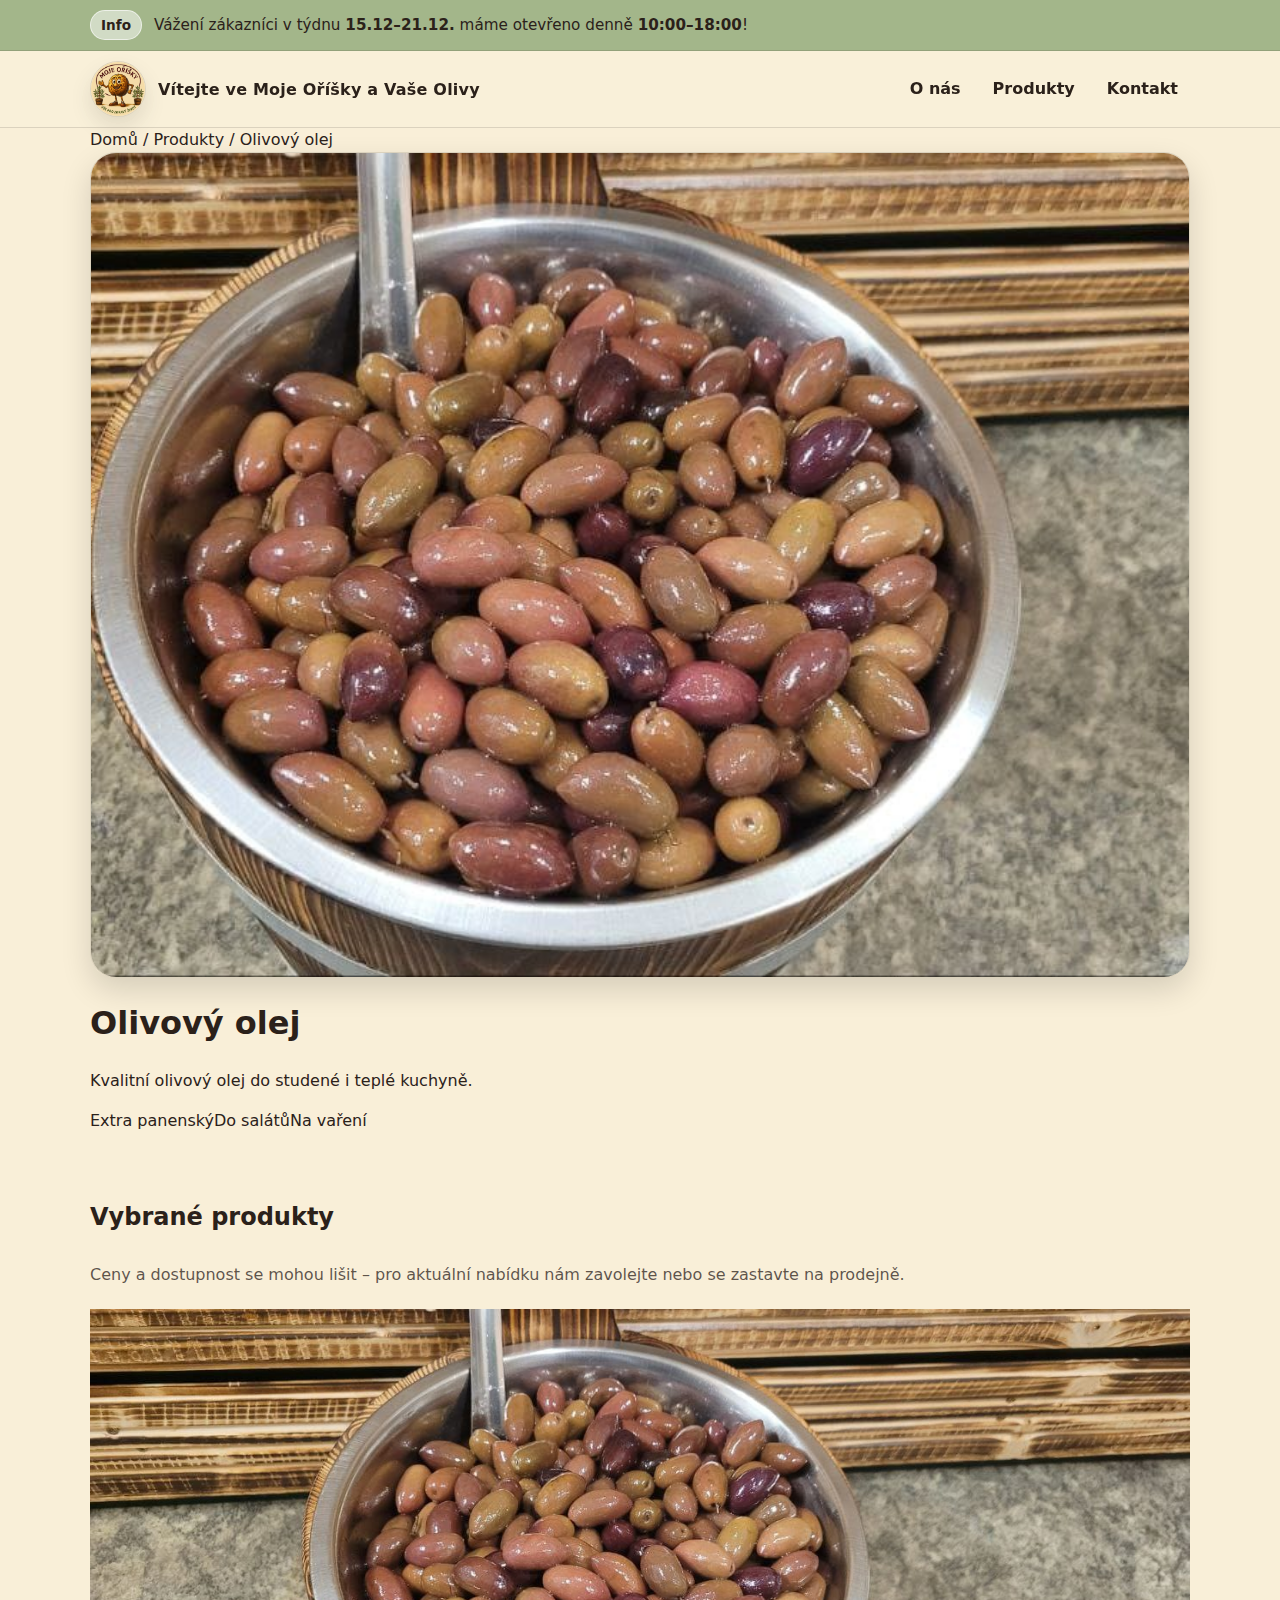
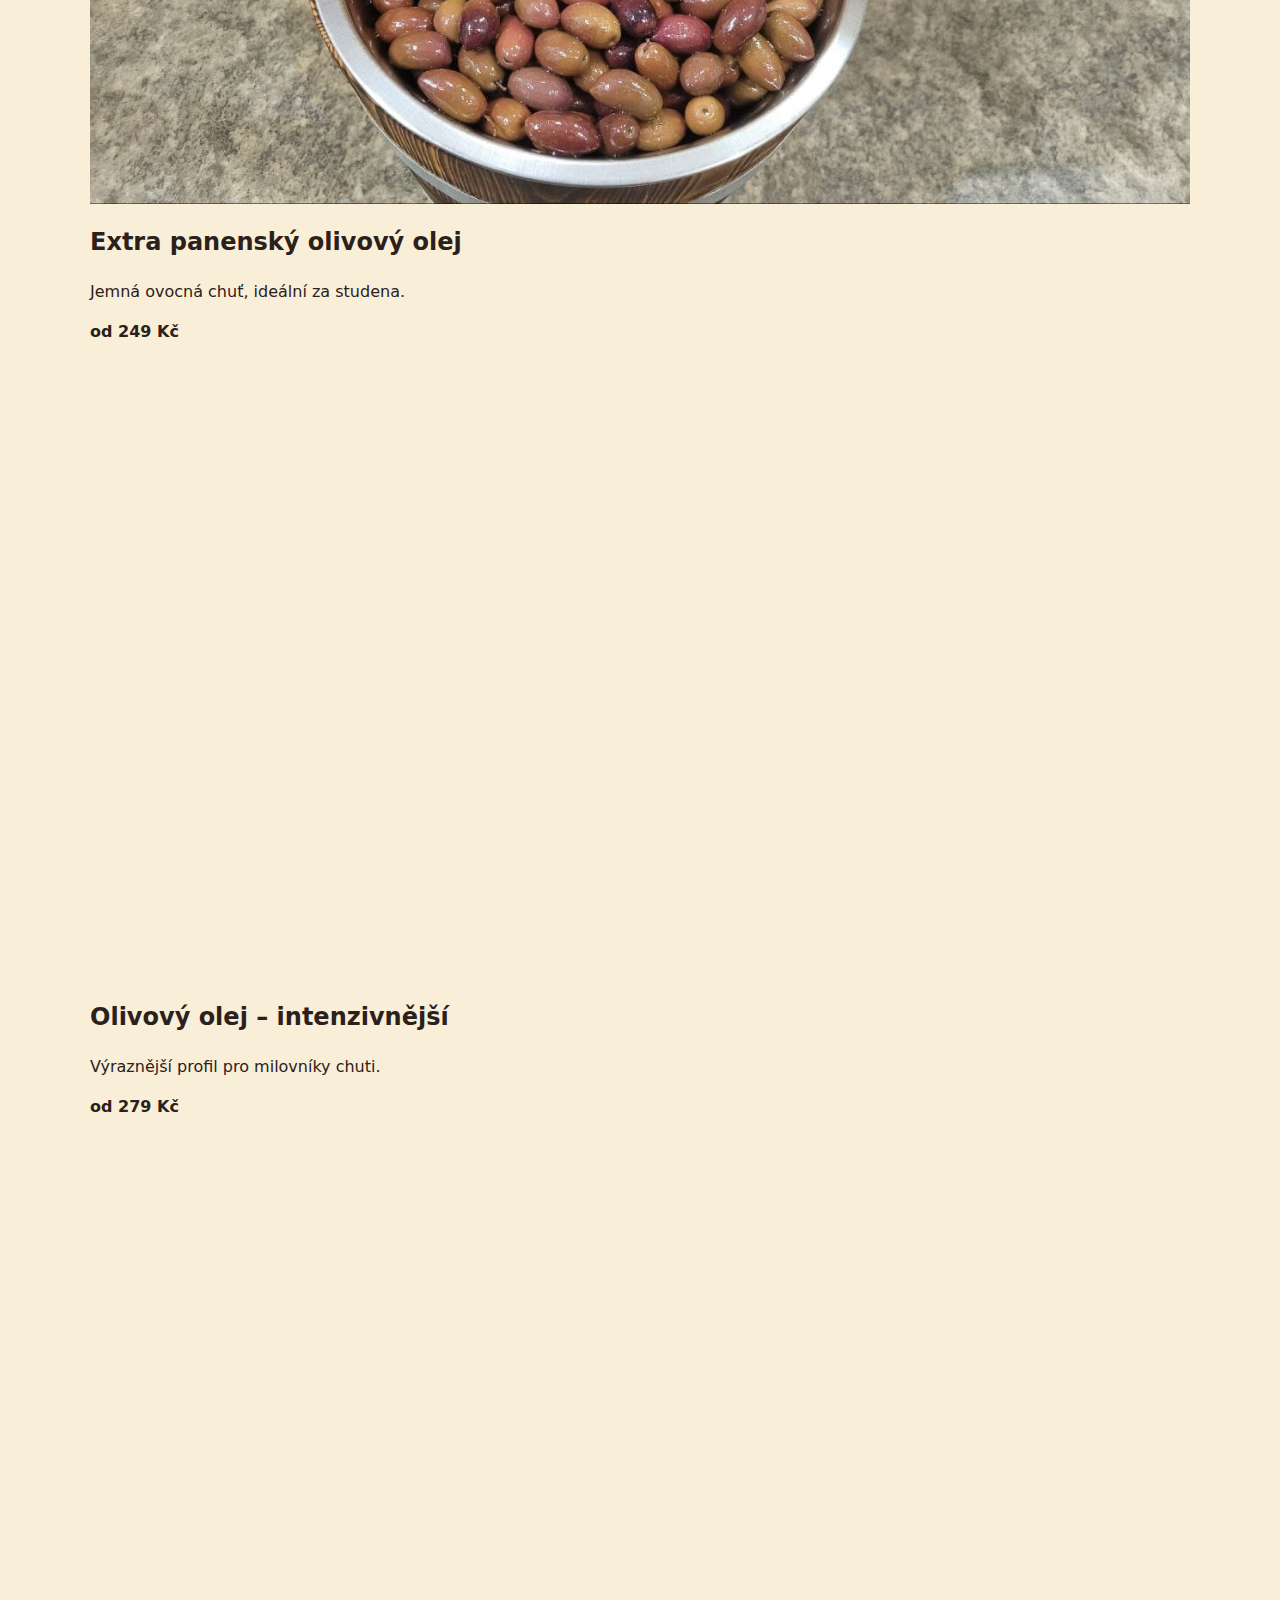
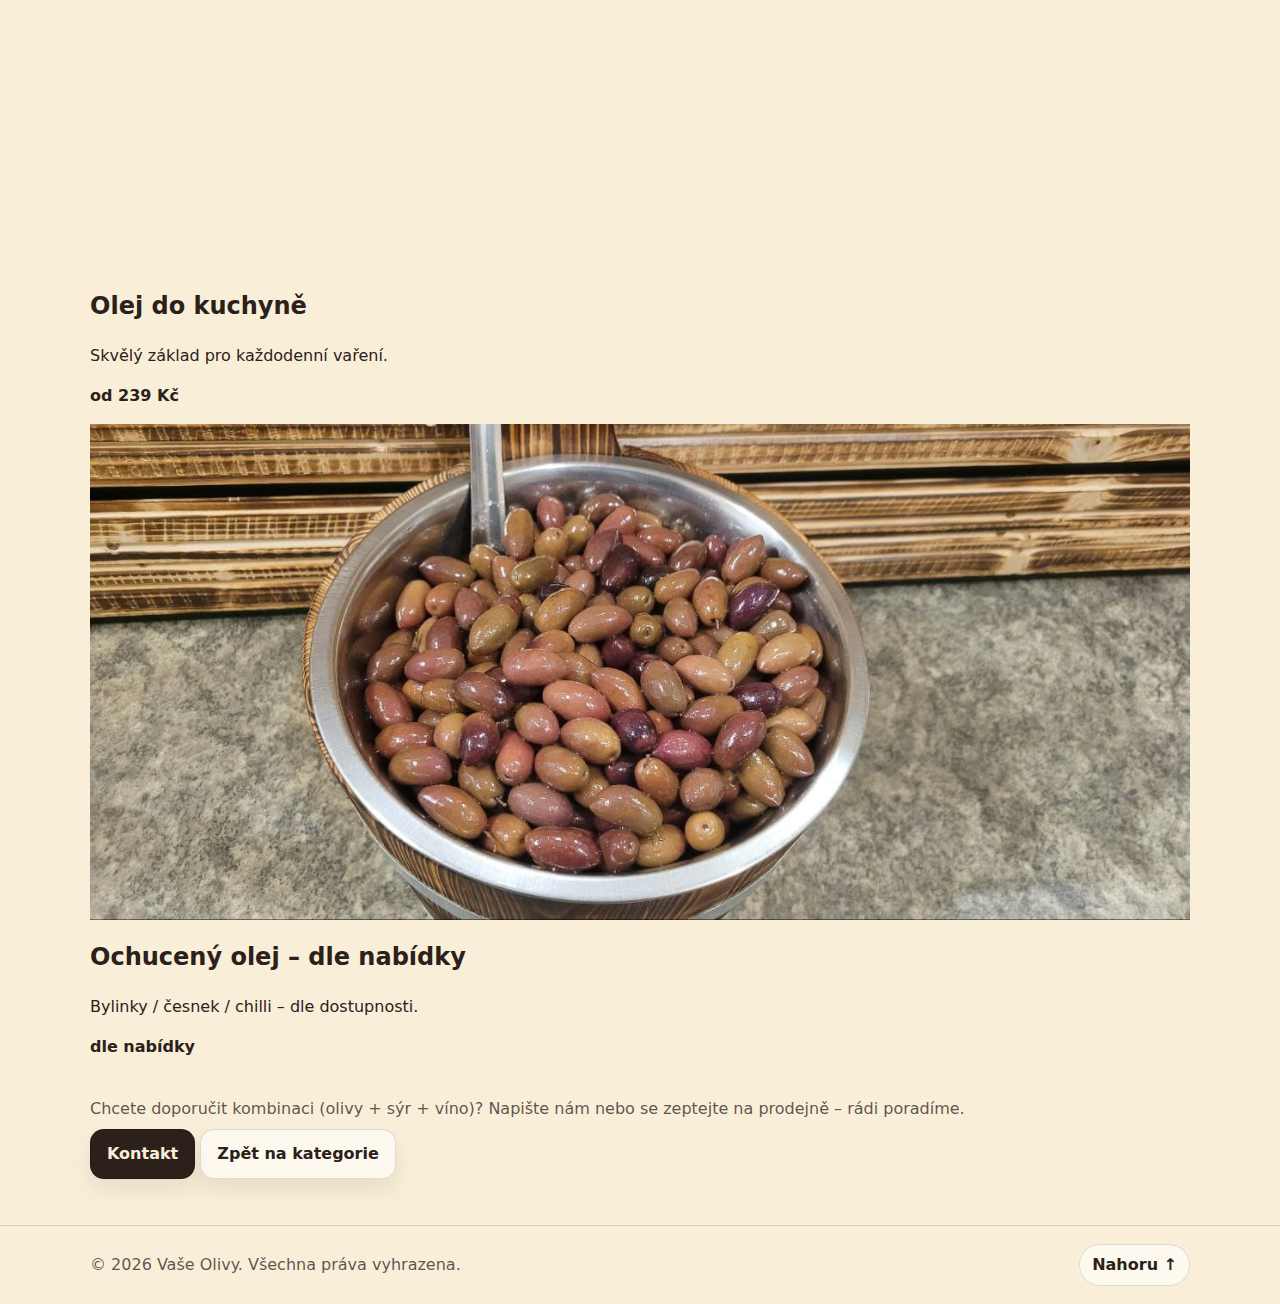
<file: olivovy-olej.html>
<!DOCTYPE html>

<html lang="cs">
<head>
<meta charset="utf-8"/>
<meta content="width=device-width, initial-scale=1" name="viewport"/>
<meta content="light" name="color-scheme"/>
<title>Olivový olej | Vaše Olivy</title>
<meta content="Olivový olej – extra panenský i ochucený. Vhodný do salátů, na pečivo i na vaření." name="description"/>
<meta content="Olivový olej | Vaše Olivy" property="og:title"/>
<meta content="Olivový olej – extra panenský i ochucený. Vhodný do salátů, na pečivo i na vaření." property="og:description"/>
<meta content="website" property="og:type"/>
<link href="styles.css" rel="stylesheet"/>
<link href="pics/logo.jpg" rel="icon"/>
<link href="https://example.com/olivovy-olej.html" rel="canonical"/>
<script type="application/ld+json">{
  "@context": "https://schema.org",
  "@type": "ItemList",
  "name": "Olivový olej – produkty",
  "itemListElement": [
    {
      "@type": "ListItem",
      "position": 1,
      "name": "Extra panenský olivový olej"
    },
    {
      "@type": "ListItem",
      "position": 2,
      "name": "Olivový olej – intenzivnější"
    },
    {
      "@type": "ListItem",
      "position": 3,
      "name": "Olej do kuchyně"
    },
    {
      "@type": "ListItem",
      "position": 4,
      "name": "Ochucený olej – dle nabídky"
    }
  ]
}</script>
</head>
<body>
<a class="skip-link" href="#main">Přeskočit na obsah</a>
<div aria-live="polite" class="announcement" role="status">
<div class="container announcement__inner">
<span class="announcement__badge">Info</span>
<p class="announcement__text">
        Vážení zákazníci v týdnu <strong>15.12–21.12.</strong> máme otevřeno denně <strong>10:00–18:00</strong>!
      </p>
</div>
</div>
<header class="header" data-header="">
<div class="container header__inner">
<a aria-label="Vaše Olivy – na začátek stránky" class="brand" href="index.html#top">
<img alt="Logo Vaše Olivy" class="brand__logo" height="56" src="pics/logo_orisky.png" width="56"/>
<span class="brand__text">
<span class="brand__name">Vítejte ve Moje Oříšky a Vaše Olivy</span>
</span>
</a>
<button aria-controls="site-nav" aria-expanded="false" aria-label="Otevřít menu" class="nav-toggle" type="button">
<span aria-hidden="true" class="nav-toggle__icon"></span>
</button>
<nav aria-label="Hlavní navigace" class="nav" id="site-nav">
<ul class="nav__list">
<li><a class="nav__link" href="index.html#about">O nás</a></li>
<li><a class="nav__link" href="index.html#products">Produkty</a></li>
<li><a class="nav__link" href="index.html#contact">Kontakt</a></li>
</ul>
</nav>
</div>
</header>
<main id="main">
<section aria-label="Olivový olej" class="product-hero">
<div class="container product-hero__inner">
<nav aria-label="Drobečková navigace" class="breadcrumbs">
<a href="index.html">Domů</a>
<span aria-hidden="true" class="breadcrumbs__sep">/</span>
<a href="index.html#products">Produkty</a>
<span aria-hidden="true" class="breadcrumbs__sep">/</span>
<span aria-current="page">Olivový olej</span>
</nav>
<div aria-hidden="true" class="hero__media">
<img alt="Olivový olej (ilustrační foto)" decoding="async" height="700" loading="eager" src="pics/olives_wood.jpg" width="900"/>
</div>
<div>
<h1 class="product-hero__title">Olivový olej</h1>
<p class="product-hero__lead">Kvalitní olivový olej do studené i teplé kuchyně.</p>
<div aria-label="Rychlé štítky" class="product-meta"><span class="tag">Extra panenský</span><span class="tag">Do salátů</span><span class="tag">Na vaření</span></div>
</div>
</div>
</section>
<section aria-label="Seznam produktů" class="section section--light">
<div class="container section__inner">
<header class="section__header">
<h2>Vybrané produkty</h2>
<p class="section__subtitle">Ceny a dostupnost se mohou lišit – pro aktuální nabídku nám zavolejte nebo se zastavte na prodejně.</p>
</header>
<div class="product-grid is-visible"><article class="product-card"><div class="product-card__img"><img alt="Extra panenský olivový olej" decoding="async" loading="lazy" src="pics/olives_wood.jpg"/></div><div class="product-card__body"><h2 class="product-card__title">Extra panenský olivový olej</h2><p class="product-card__desc">Jemná ovocná chuť, ideální za studena.</p><p class="product-card__meta"><span class="price">od 249 Kč</span></p></div></article><article class="product-card"><div class="product-card__img"><img alt="Olivový olej – intenzivnější" decoding="async" loading="lazy" src="pics/olives_black_bg.jpg"/></div><div class="product-card__body"><h2 class="product-card__title">Olivový olej – intenzivnější</h2><p class="product-card__desc">Výraznější profil pro milovníky chuti.</p><p class="product-card__meta"><span class="price">od 279 Kč</span></p></div></article><article class="product-card"><div class="product-card__img"><img alt="Olej do kuchyně" decoding="async" loading="lazy" src="pics/olives_header.jpg"/></div><div class="product-card__body"><h2 class="product-card__title">Olej do kuchyně</h2><p class="product-card__desc">Skvělý základ pro každodenní vaření.</p><p class="product-card__meta"><span class="price">od 239 Kč</span></p></div></article><article class="product-card"><div class="product-card__img"><img alt="Ochucený olej – dle nabídky" decoding="async" loading="lazy" src="pics/olives_wood.jpg"/></div><div class="product-card__body"><h2 class="product-card__title">Ochucený olej – dle nabídky</h2><p class="product-card__desc">Bylinky / česnek / chilli – dle dostupnosti.</p><p class="product-card__meta"><span class="price">dle nabídky</span></p></div></article></div>
<div class="section__header">
<p class="section__subtitle">Chcete doporučit kombinaci (olivy + sýr + víno)? Napište nám nebo se zeptejte na prodejně – rádi poradíme.</p>
<div class="product-meta">
<a class="btn btn--primary" href="index.html#contact">Kontakt</a>
<a class="btn btn--ghost" href="index.html#products">Zpět na kategorie</a>
</div>
</div>
</div>
</section>
</main>
<footer class="footer">
<div class="container footer__inner">
<p>© <span id="year"></span> Vaše Olivy. Všechna práva vyhrazena.</p>
<a class="to-top" href="#main">Nahoru ↑</a>
</div>
</footer>
<script defer="" src="script.js"></script>
</body>
</html>
</file>
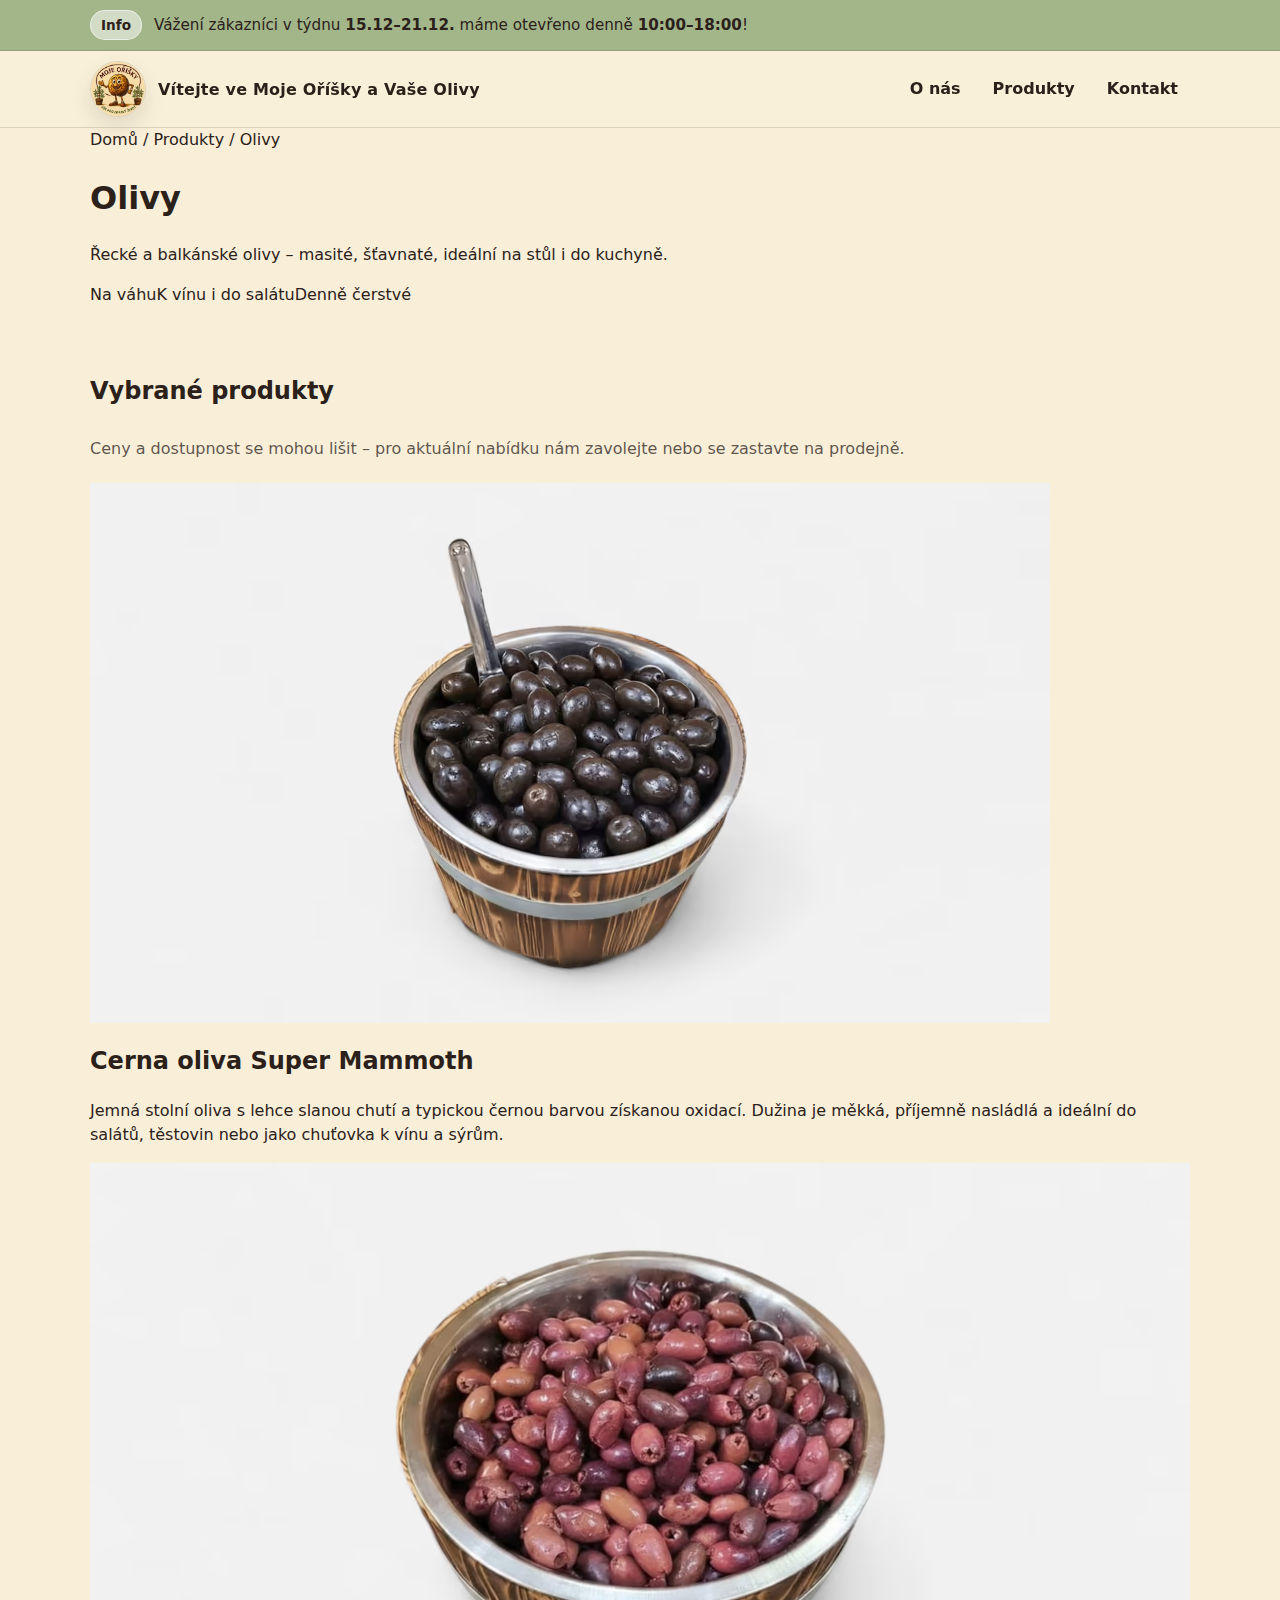
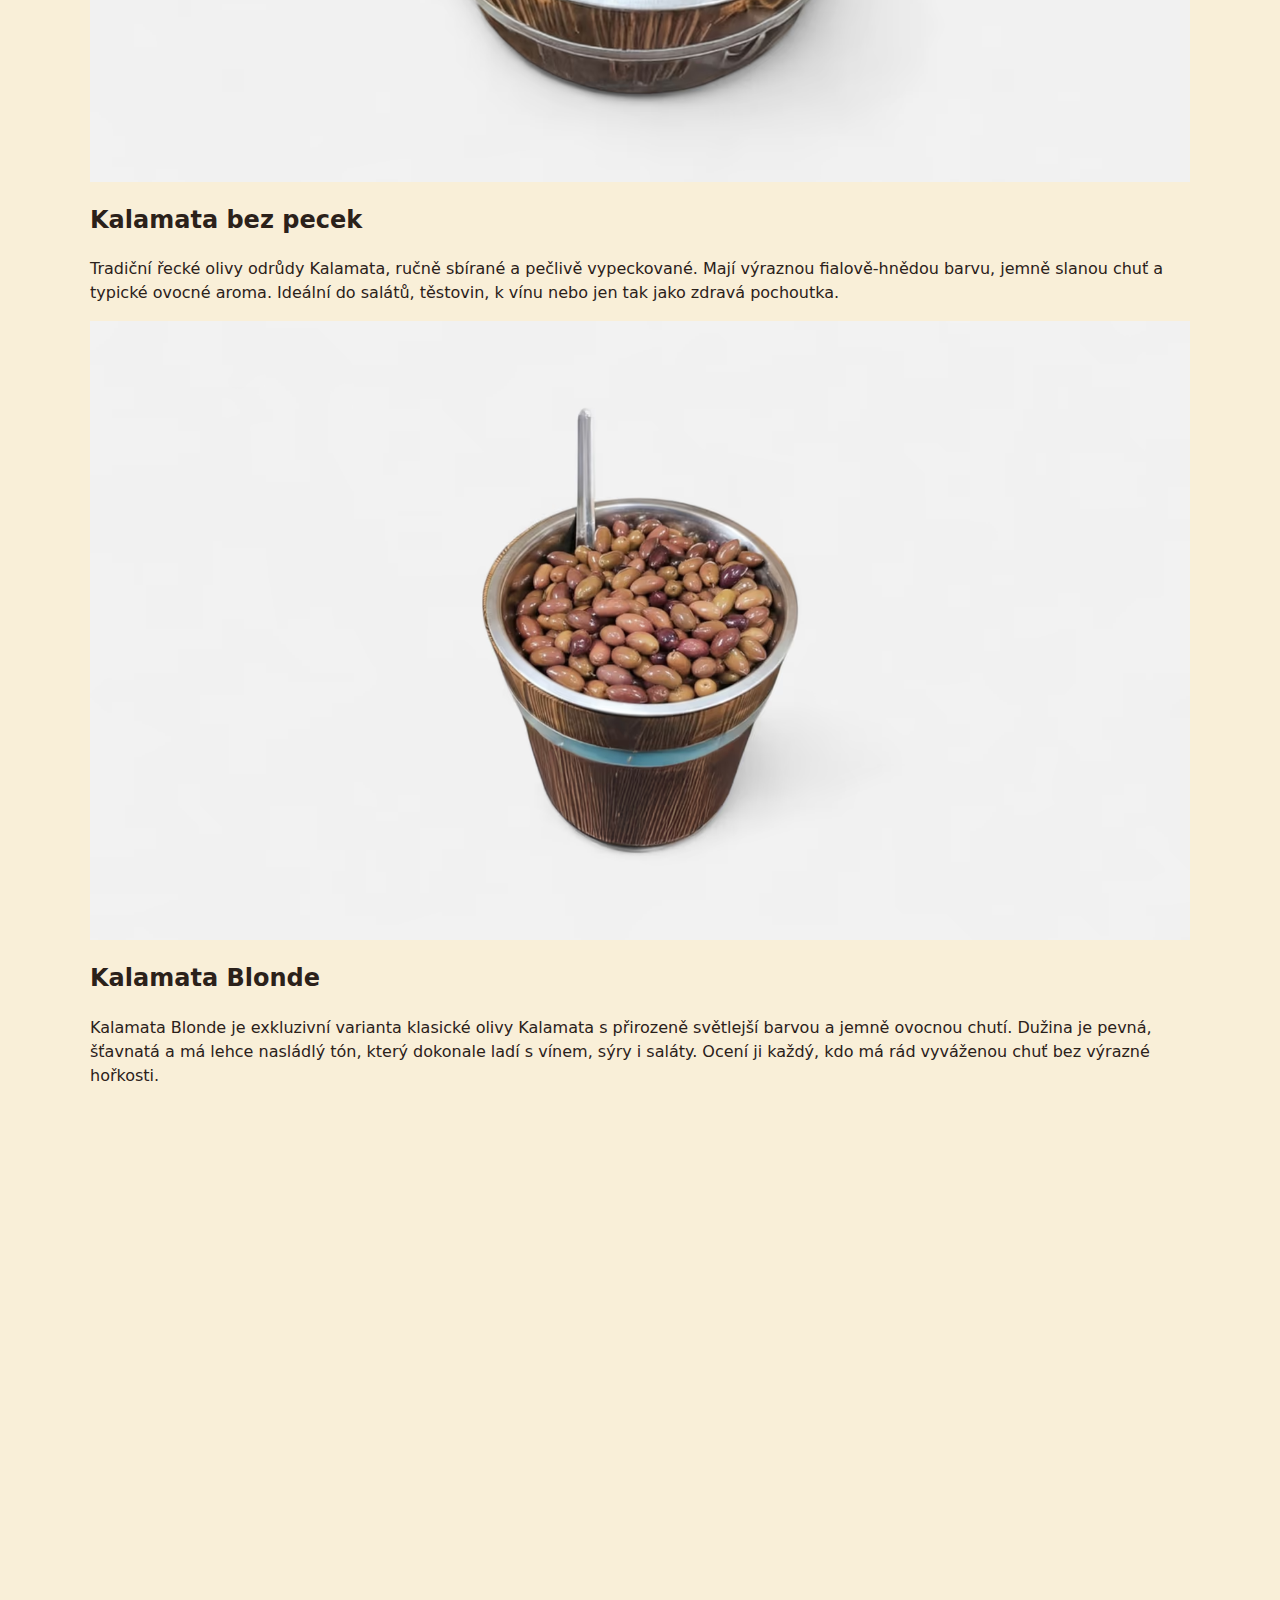
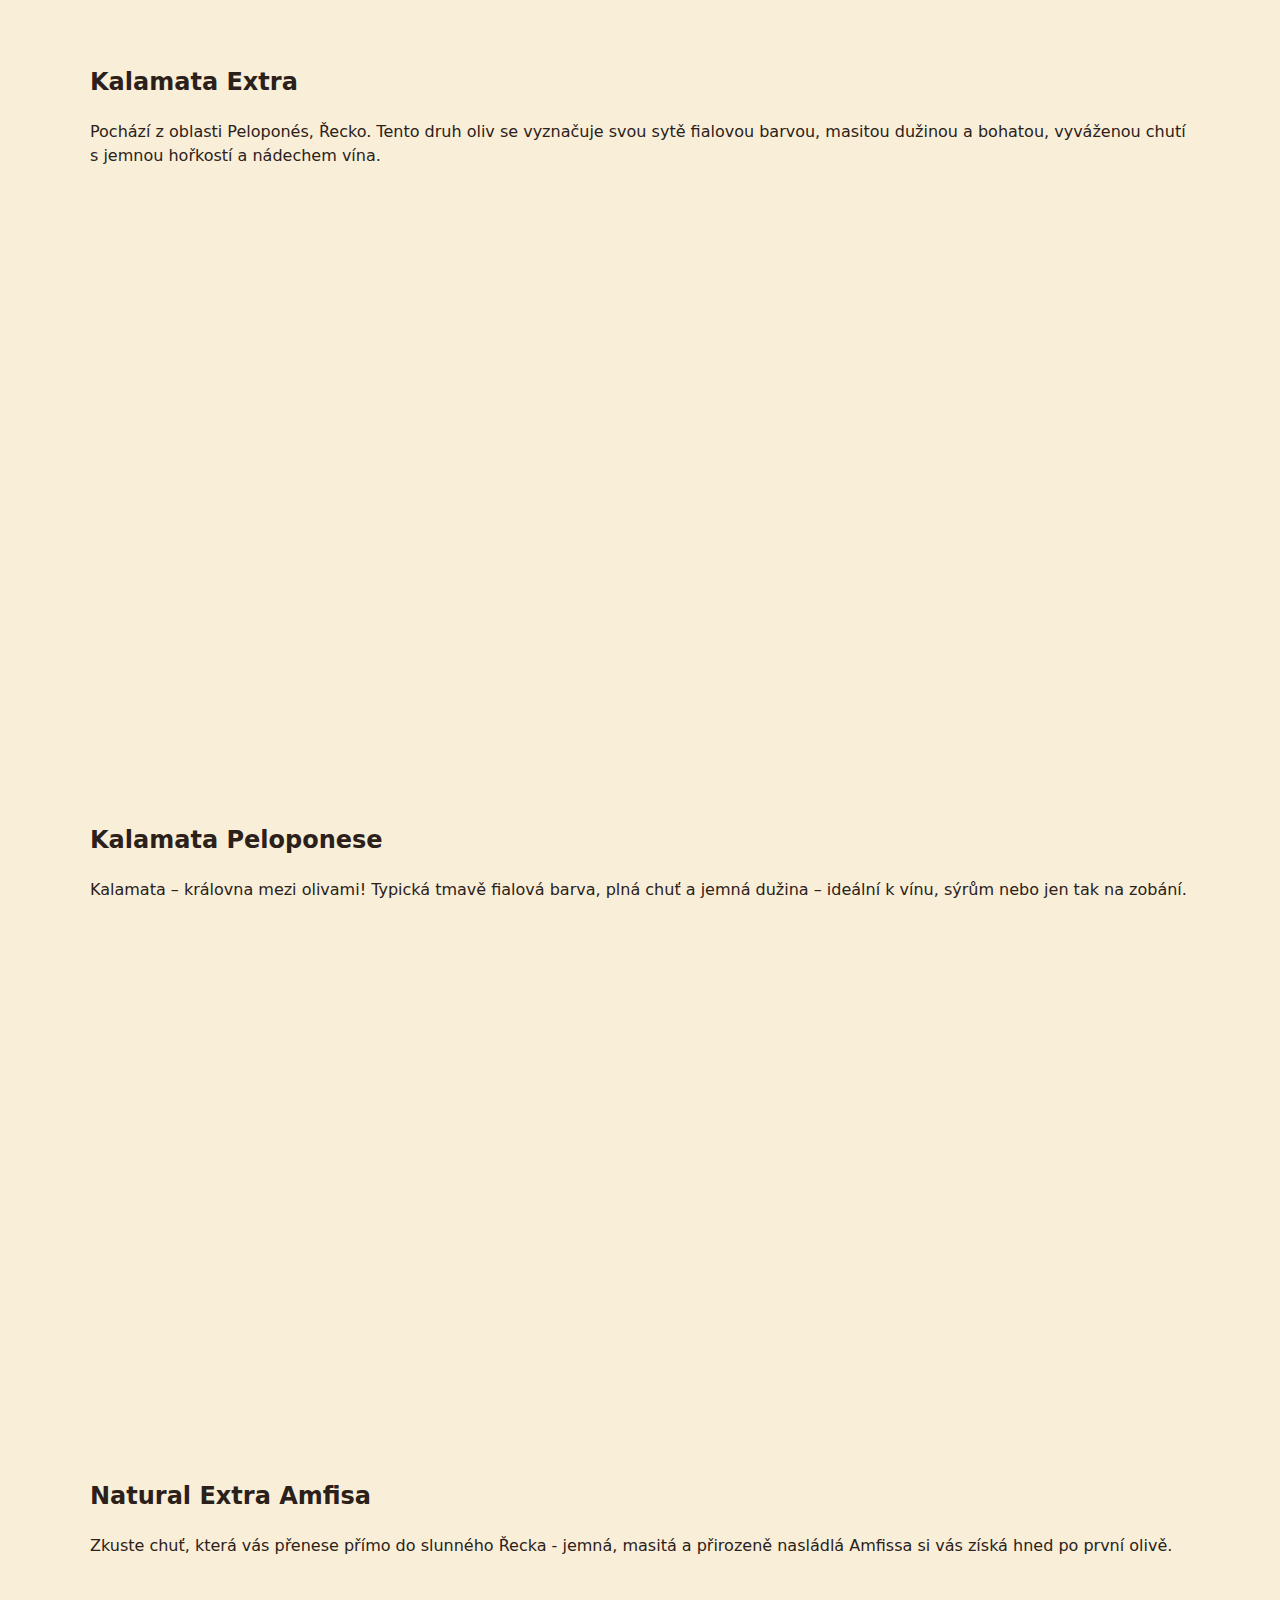
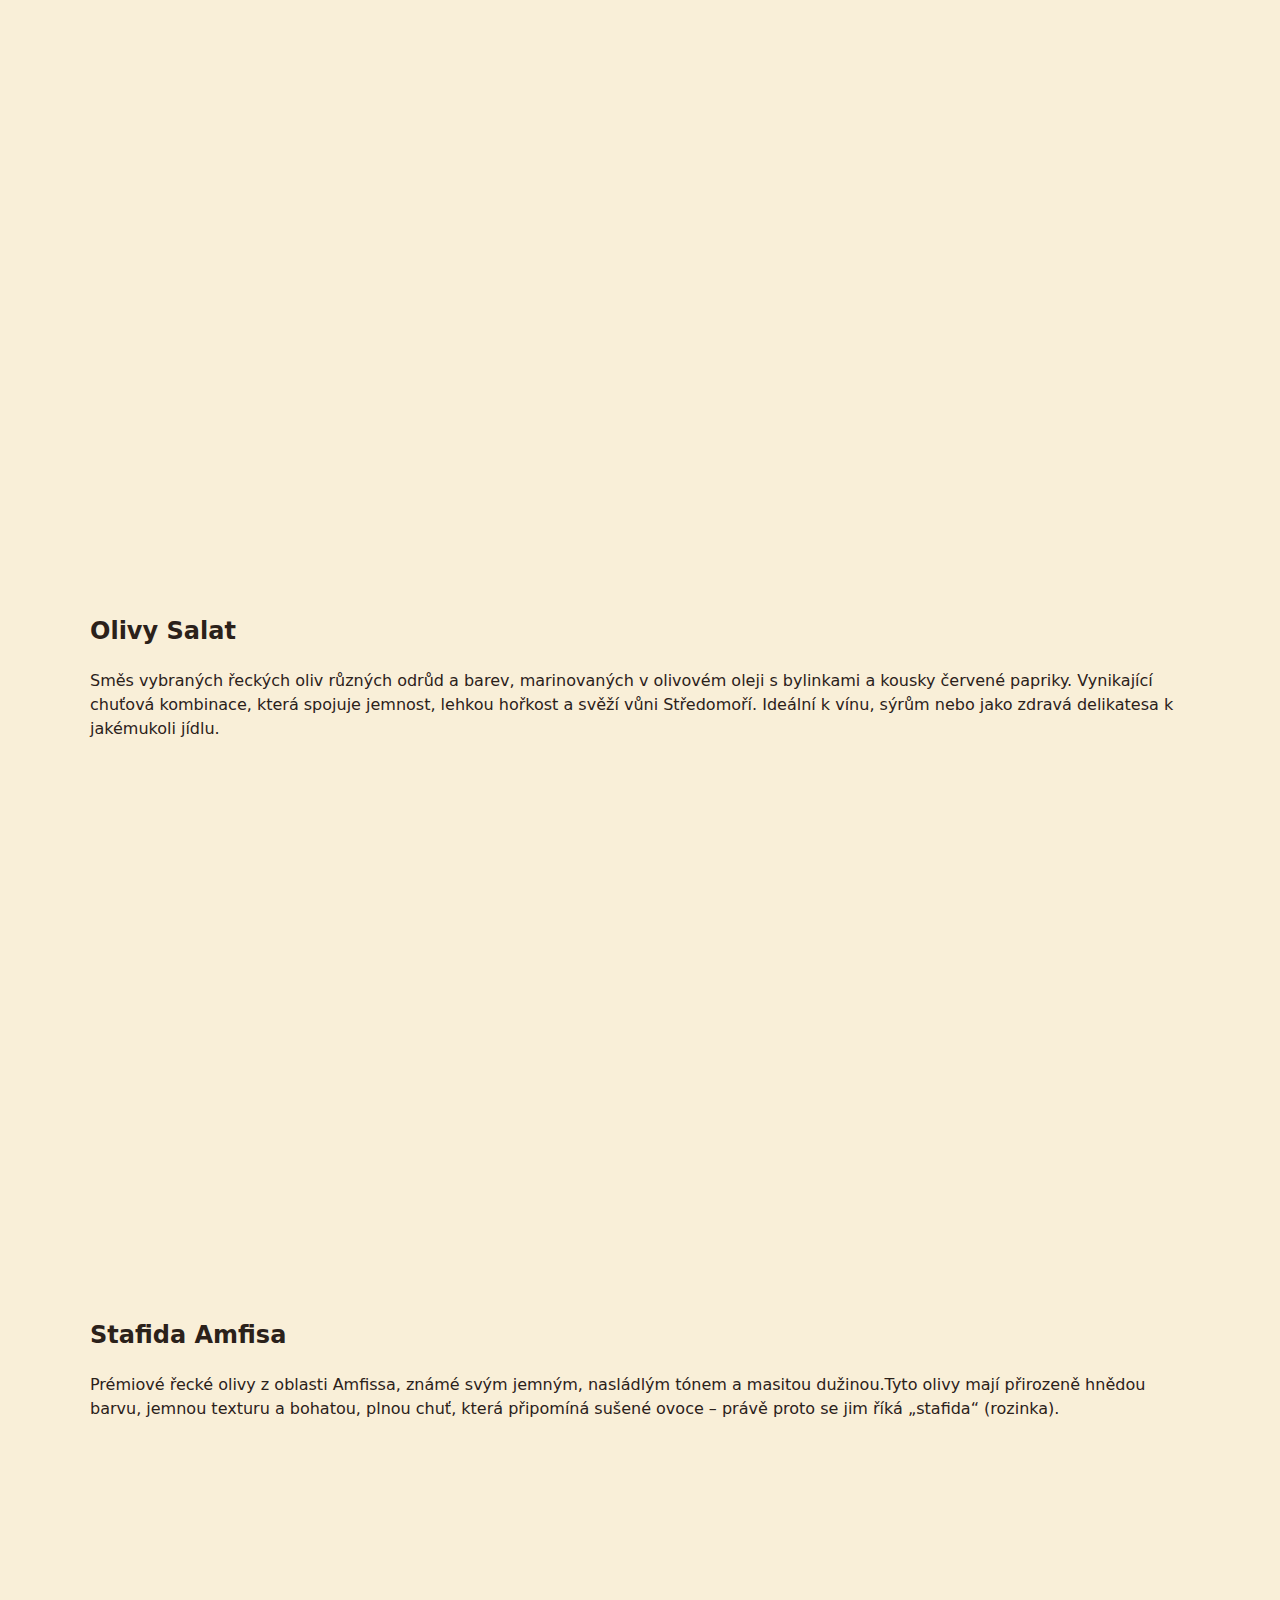
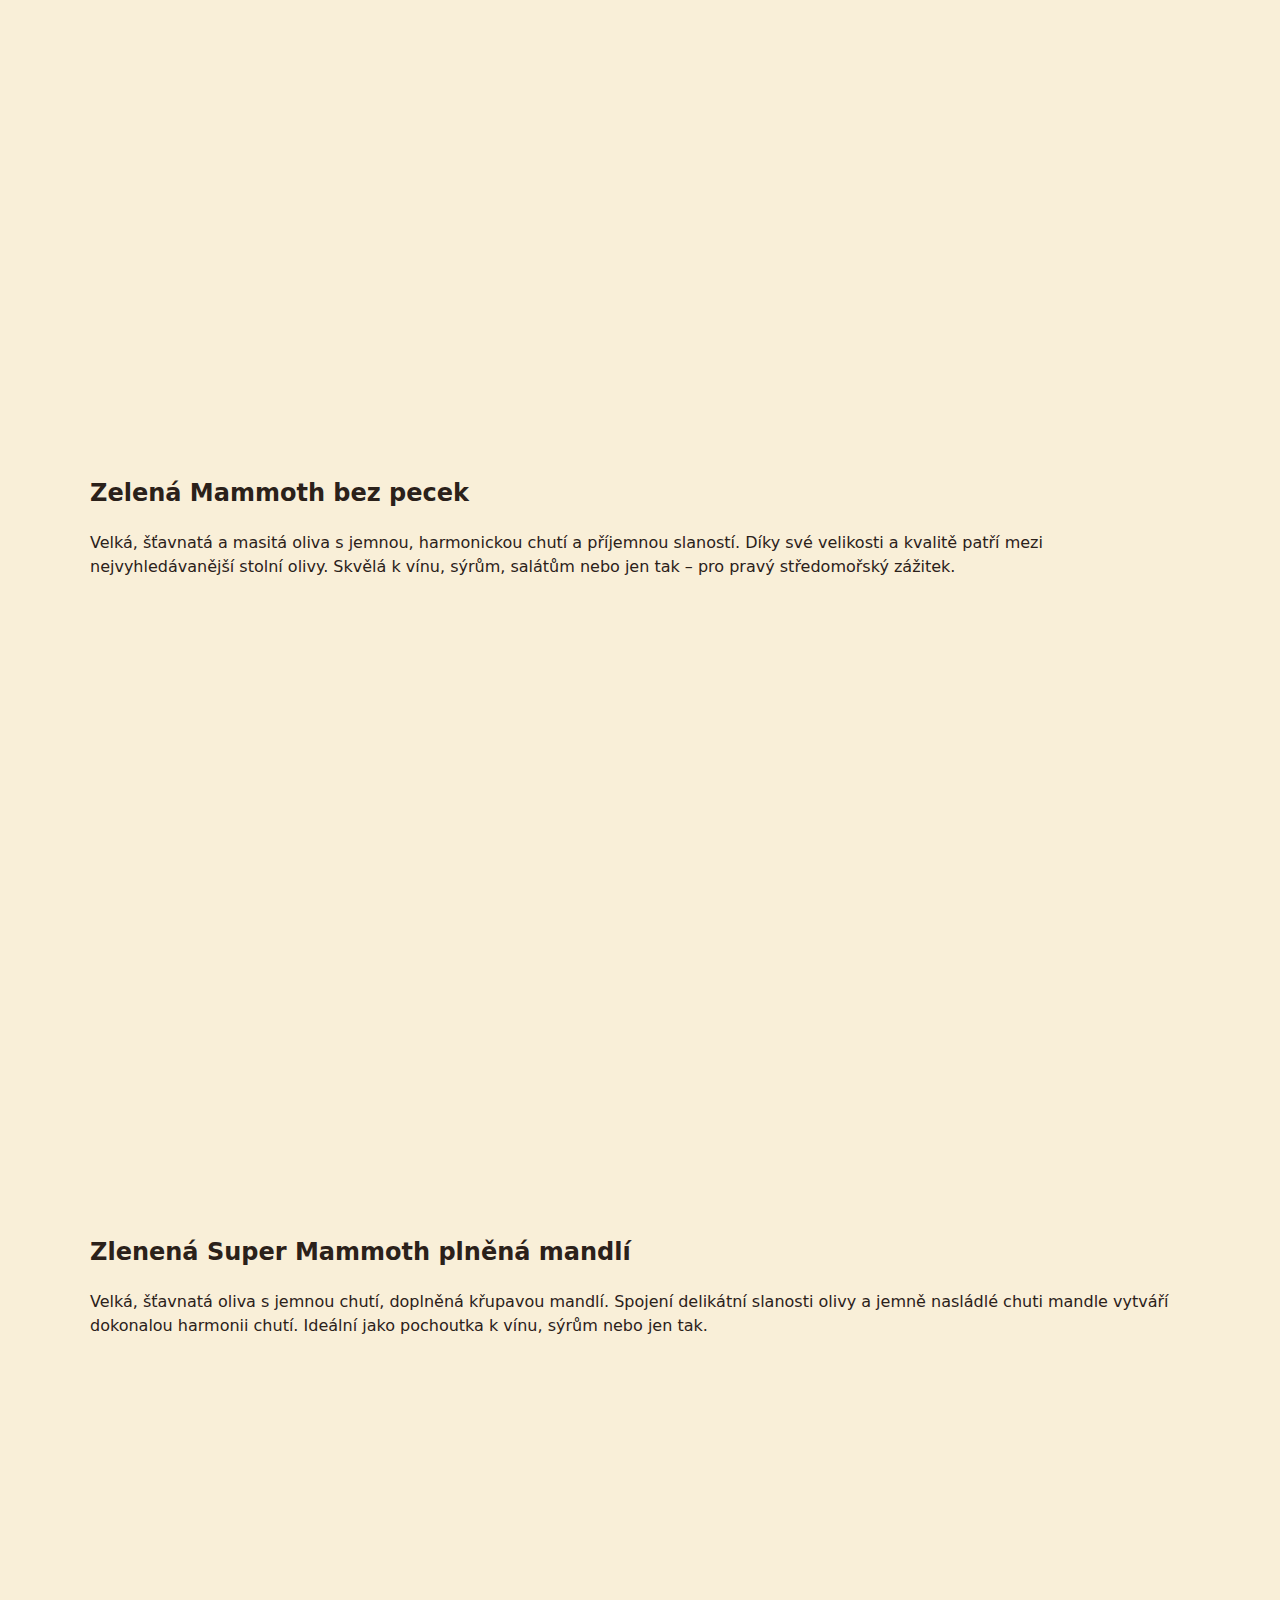
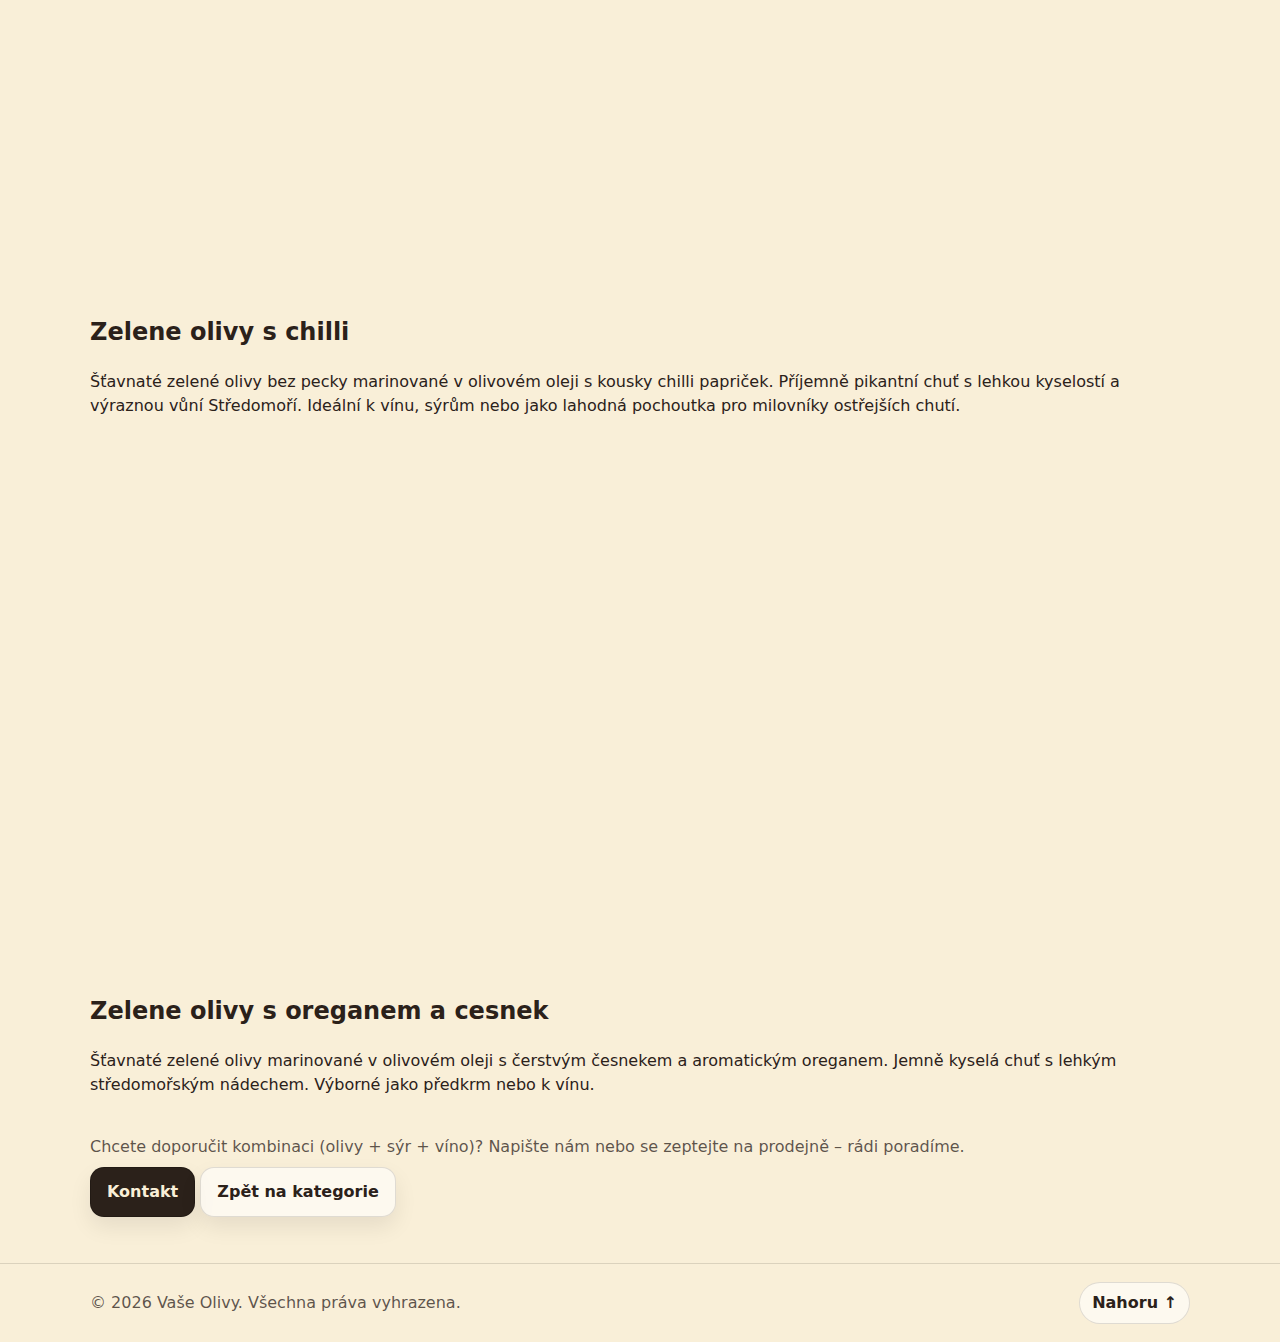
<file: olivy.html>
<!DOCTYPE html>

<html lang="cs">

<head>
  <meta charset="utf-8" />
  <meta content="width=device-width, initial-scale=1" name="viewport" />
  <meta content="light" name="color-scheme" />
  <title>Olivy | Vaše Olivy</title>
  <meta content="Výběrové olivy na váhu i balené. Skvělé k vínu, sýrům i do salátů. Aktuální nabídka se může měnit."
    name="description" />
  <meta content="Olivy | Vaše Olivy" property="og:title" />
  <meta content="Výběrové olivy na váhu i balené. Skvělé k vínu, sýrům i do salátů. Aktuální nabídka se může měnit."
    property="og:description" />
  <meta content="website" property="og:type" />
  <link href="styles.css" rel="stylesheet" />
  <link href="pics/logo.jpg" rel="icon" />
  <link href="https://example.com/olivy.html" rel="canonical" />
  <script type="application/ld+json">{
  "@context": "https://schema.org",
  "@type": "ItemList",
  "name": "Olivy – produkty",
  "itemListElement": [
    {
      "@type": "ListItem",
      "position": 1,
      "name": "Kalamata Premium"
    },
    {
      "@type": "ListItem",
      "position": 2,
      "name": "Zelené olivy plněné mandlemi"
    },
    {
      "@type": "ListItem",
      "position": 3,
      "name": "Olivy s bylinkami"
    },
    {
      "@type": "ListItem",
      "position": 4,
      "name": "Mix oliv na stůl"
    }
  ]
}</script>
</head>

<body>
  <a class="skip-link" href="#main">Přeskočit na obsah</a>
  <div aria-live="polite" class="announcement" role="status">
    <div class="container announcement__inner">
      <span class="announcement__badge">Info</span>
      <p class="announcement__text">
        Vážení zákazníci v týdnu <strong>15.12–21.12.</strong> máme otevřeno denně <strong>10:00–18:00</strong>!
      </p>
    </div>
  </div>
  <header class="header" data-header="">
    <div class="container header__inner">
      <a aria-label="Vaše Olivy – na začátek stránky" class="brand" href="index.html#top">
        <img alt="Logo Vaše Olivy" class="brand__logo" height="56" src="pics/logo_orisky.png" width="56" />
        <span class="brand__text">
          <span class="brand__name">Vítejte ve Moje Oříšky a Vaše Olivy</span>
        </span>
      </a>
      <button aria-controls="site-nav" aria-expanded="false" aria-label="Otevřít menu" class="nav-toggle" type="button">
        <span aria-hidden="true" class="nav-toggle__icon"></span>
      </button>
      <nav aria-label="Hlavní navigace" class="nav" id="site-nav">
        <ul class="nav__list">
          <li><a class="nav__link" href="index.html#about">O nás</a></li>
          <li><a class="nav__link" href="index.html#products">Produkty</a></li>
          <li><a class="nav__link" href="index.html#contact">Kontakt</a></li>
        </ul>
      </nav>
    </div>
  </header>
  <main id="main">
    <section aria-label="Olivy" class="product-hero">
      <div class="container product-hero__inner">
        <nav aria-label="Drobečková navigace" class="breadcrumbs">
          <a href="index.html">Domů</a>
          <span aria-hidden="true" class="breadcrumbs__sep">/</span>
          <a href="index.html#products">Produkty</a>
          <span aria-hidden="true" class="breadcrumbs__sep">/</span>
          <span aria-current="page">Olivy</span>
        </nav>

        <div>
          <h1 class="product-hero__title">Olivy</h1>
          <p class="product-hero__lead">Řecké a balkánské olivy – masité, šťavnaté, ideální na stůl i do kuchyně.</p>
          <div aria-label="Rychlé štítky" class="product-meta"><span class="tag">Na váhu</span><span class="tag">K vínu
              i do salátu</span><span class="tag">Denně čerstvé</span></div>
        </div>
      </div>
    </section>
    <section aria-label="Seznam produktů" class="section section--light">
      <div class="container section__inner">
        <header class="section__header">
          <h2>Vybrané produkty</h2>
          <p class="section__subtitle">Ceny a dostupnost se mohou lišit – pro aktuální nabídku nám zavolejte nebo se
            zastavte na prodejně.</p>
        </header>
        <div class="product-grid is-visible">
          <article class="product-card">
            <div class="product-card__img"><img alt="Kalamata Premium" decoding="async" loading="lazy" src="pics/olives/Cerna oliva Super Mammoth.avif" /></div>
            <div class="product-card__body">
              <h2 class="product-card__title">Cerna oliva Super Mammoth</h2>
              <p class="product-card__desc">Jemná stolní oliva s lehce slanou chutí a typickou černou barvou získanou oxidací. Dužina je měkká, příjemně nasládlá a ideální do salátů, těstovin nebo jako chuťovka k vínu a sýrům.</p>
            </div>
          </article>

          <article class="product-card">
            <div class="product-card__img"><img alt="Zelené olivy plněné" decoding="async" loading="lazy" src="pics/olives/Kalamata bez pecek.avif" /></div>
            <div class="product-card__body">
              <h2 class="product-card__title">Kalamata bez pecek</h2>
              <p class="product-card__desc">Tradiční řecké olivy odrůdy Kalamata, ručně sbírané a pečlivě vypeckované. Mají výraznou fialově-hnědou barvu, jemně slanou chuť a typické ovocné aroma. Ideální do salátů, těstovin, k vínu nebo jen tak jako zdravá pochoutka.</p>
            </div>
          </article>

          <article class="product-card">
            <div class="product-card__img"><img alt="Olivy s bylinkami" decoding="async" loading="lazy" src="pics/olives/Kalamata Blonde.avif" /></div>
            <div class="product-card__body">
              <h2 class="product-card__title">Kalamata Blonde</h2>
              <p class="product-card__desc">Kalamata Blonde je exkluzivní varianta klasické olivy Kalamata s přirozeně světlejší barvou a jemně ovocnou chutí. Dužina je pevná, šťavnatá a má lehce nasládlý tón, který dokonale ladí s vínem, sýry i saláty. Ocení ji každý, kdo má rád vyváženou chuť bez výrazné hořkosti.</p>
            </div>
          </article>

          <article class="product-card">
            <div class="product-card__img"><img alt="Mix oliv" decoding="async" loading="lazy" src="pics/olives/Kalamata Extra.avif" /></div>
            <div class="product-card__body">
              <h2 class="product-card__title">Kalamata Extra</h2>
              <p class="product-card__desc">Pochází z oblasti Peloponés, Řecko. Tento druh oliv se vyznačuje svou sytě fialovou barvou, masitou dužinou a bohatou, vyváženou chutí s jemnou hořkostí a nádechem vína.</p>
            </div>
          </article>

          <article class="product-card">
            <div class="product-card__img"><img alt="Olivy 5" decoding="async" loading="lazy" src="pics/olives/Kalamata Peloponese.avif" /></div>
            <div class="product-card__body">
              <h2 class="product-card__title">Kalamata Peloponese</h2>
              <p class="product-card__desc">Kalamata – královna mezi olivami! Typická tmavě fialová barva, plná chuť a jemná dužina – ideální k vínu, sýrům nebo jen tak na zobání.</p>

            </div>
          </article>

          <article class="product-card">
            <div class="product-card__img"><img alt="Olivy 6" decoding="async" loading="lazy" src="pics/olives/Natural Extra Amfisa.avif" /></div>
            <div class="product-card__body">
              <h2 class="product-card__title">Natural Extra Amfisa</h2>
              <p class="product-card__desc">Zkuste chuť, která vás přenese přímo do slunného Řecka - jemná, masitá a přirozeně nasládlá Amfissa si vás získá hned po první olivě.</p>
            </div>
          </article>

          <article class="product-card">
            <div class="product-card__img"><img alt="Olivy 7" decoding="async" loading="lazy" src="pics/olives/Olivy Salat.jpg" /></div>
            <div class="product-card__body">
              <h2 class="product-card__title">Olivy Salat</h2>
              <p class="product-card__desc">Směs vybraných řeckých oliv různých odrůd a barev, marinovaných v olivovém oleji s bylinkami a kousky červené papriky. Vynikající chuťová kombinace, která spojuje jemnost, lehkou hořkost a svěží vůni Středomoří. Ideální k vínu, sýrům nebo jako zdravá delikatesa k jakémukoli jídlu.</p>
            </div>
          </article>

          <article class="product-card">
            <div class="product-card__img"><img alt="Olivy 8" decoding="async" loading="lazy" src="pics/olives/Stafida Amfisa.avif" /></div>
            <div class="product-card__body">
              <h2 class="product-card__title">Stafida Amfisa</h2>
              <p class="product-card__desc">Prémiové řecké olivy z oblasti Amfissa, známé svým jemným, nasládlým tónem a masitou dužinou.Tyto olivy mají přirozeně hnědou barvu, jemnou texturu a bohatou, plnou chuť, která připomíná sušené ovoce – právě proto se jim říká „stafida“ (rozinka).</p>
            </div>
          </article>

          <article class="product-card">
            <div class="product-card__img"><img alt="Olivy 9" decoding="async" loading="lazy" src="pics/olives/Zelená Mammoth bez pecek.avif" /></div>
            <div class="product-card__body">
              <h2 class="product-card__title">Zelená Mammoth bez pecek</h2>
              <p class="product-card__desc">Velká, šťavnatá a masitá oliva s jemnou, harmonickou chutí a příjemnou slaností. Díky své velikosti a kvalitě patří mezi nejvyhledávanější stolní olivy. Skvělá k vínu, sýrům, salátům nebo jen tak – pro pravý středomořský zážitek.</p>
            </div>
          </article>

          <article class="product-card">
            <div class="product-card__img"><img alt="Olivy 10" decoding="async" loading="lazy" src="pics/olives/Zlenená Super Mammoth plněná mandlí.jpg" /></div>
            <div class="product-card__body">
              <h2 class="product-card__title">Zlenená Super Mammoth plněná mandlí</h2>
              <p class="product-card__desc">Velká, šťavnatá oliva s jemnou chutí, doplněná křupavou mandlí. Spojení delikátní slanosti olivy a jemně nasládlé chuti mandle vytváří dokonalou harmonii chutí. Ideální jako pochoutka k vínu, sýrům nebo jen tak.</p>
            </div>
          </article>

          <article class="product-card">
            <div class="product-card__img"><img alt="Olivy 11" decoding="async" loading="lazy" src="pics/olives/Zelene olivy s chilli.avif" /></div>
            <div class="product-card__body">
              <h2 class="product-card__title">Zelene olivy s chilli</h2>
              <p class="product-card__desc">Šťavnaté zelené olivy bez pecky marinované v olivovém oleji s kousky chilli papriček. Příjemně pikantní chuť s lehkou kyselostí a výraznou vůní Středomoří. Ideální k vínu, sýrům nebo jako lahodná pochoutka pro milovníky ostřejších chutí.</p>
            </div>
          </article>

          <article class="product-card">
            <div class="product-card__img"><img alt="Olivy 12" decoding="async" loading="lazy" src="pics/olives/Zelene olivy s oreganem a cesnek.avif" /></div>
            <div class="product-card__body">
              <h2 class="product-card__title">Zelene olivy s oreganem a cesnek</h2>
              <p class="product-card__desc">Šťavnaté zelené olivy marinované v olivovém oleji s čerstvým česnekem a aromatickým oreganem. Jemně kyselá chuť s lehkým středomořským nádechem. Výborné jako předkrm nebo k vínu.</p>
            </div>
          </article>
        </div>
        <div class="section__header">
          <p class="section__subtitle">Chcete doporučit kombinaci (olivy + sýr + víno)? Napište nám nebo se zeptejte na
            prodejně – rádi poradíme.</p>
          <div class="product-meta">
            <a class="btn btn--primary" href="index.html#contact">Kontakt</a>
            <a class="btn btn--ghost" href="index.html#products">Zpět na kategorie</a>
          </div>
        </div>
      </div>
    </section>
  </main>
  <footer class="footer">
    <div class="container footer__inner">
      <p>© <span id="year"></span> Vaše Olivy. Všechna práva vyhrazena.</p>
      <a class="to-top" href="#main">Nahoru ↑</a>
    </div>
  </footer>
  <script defer="" src="script.js"></script>
</body>

</html>
</file>
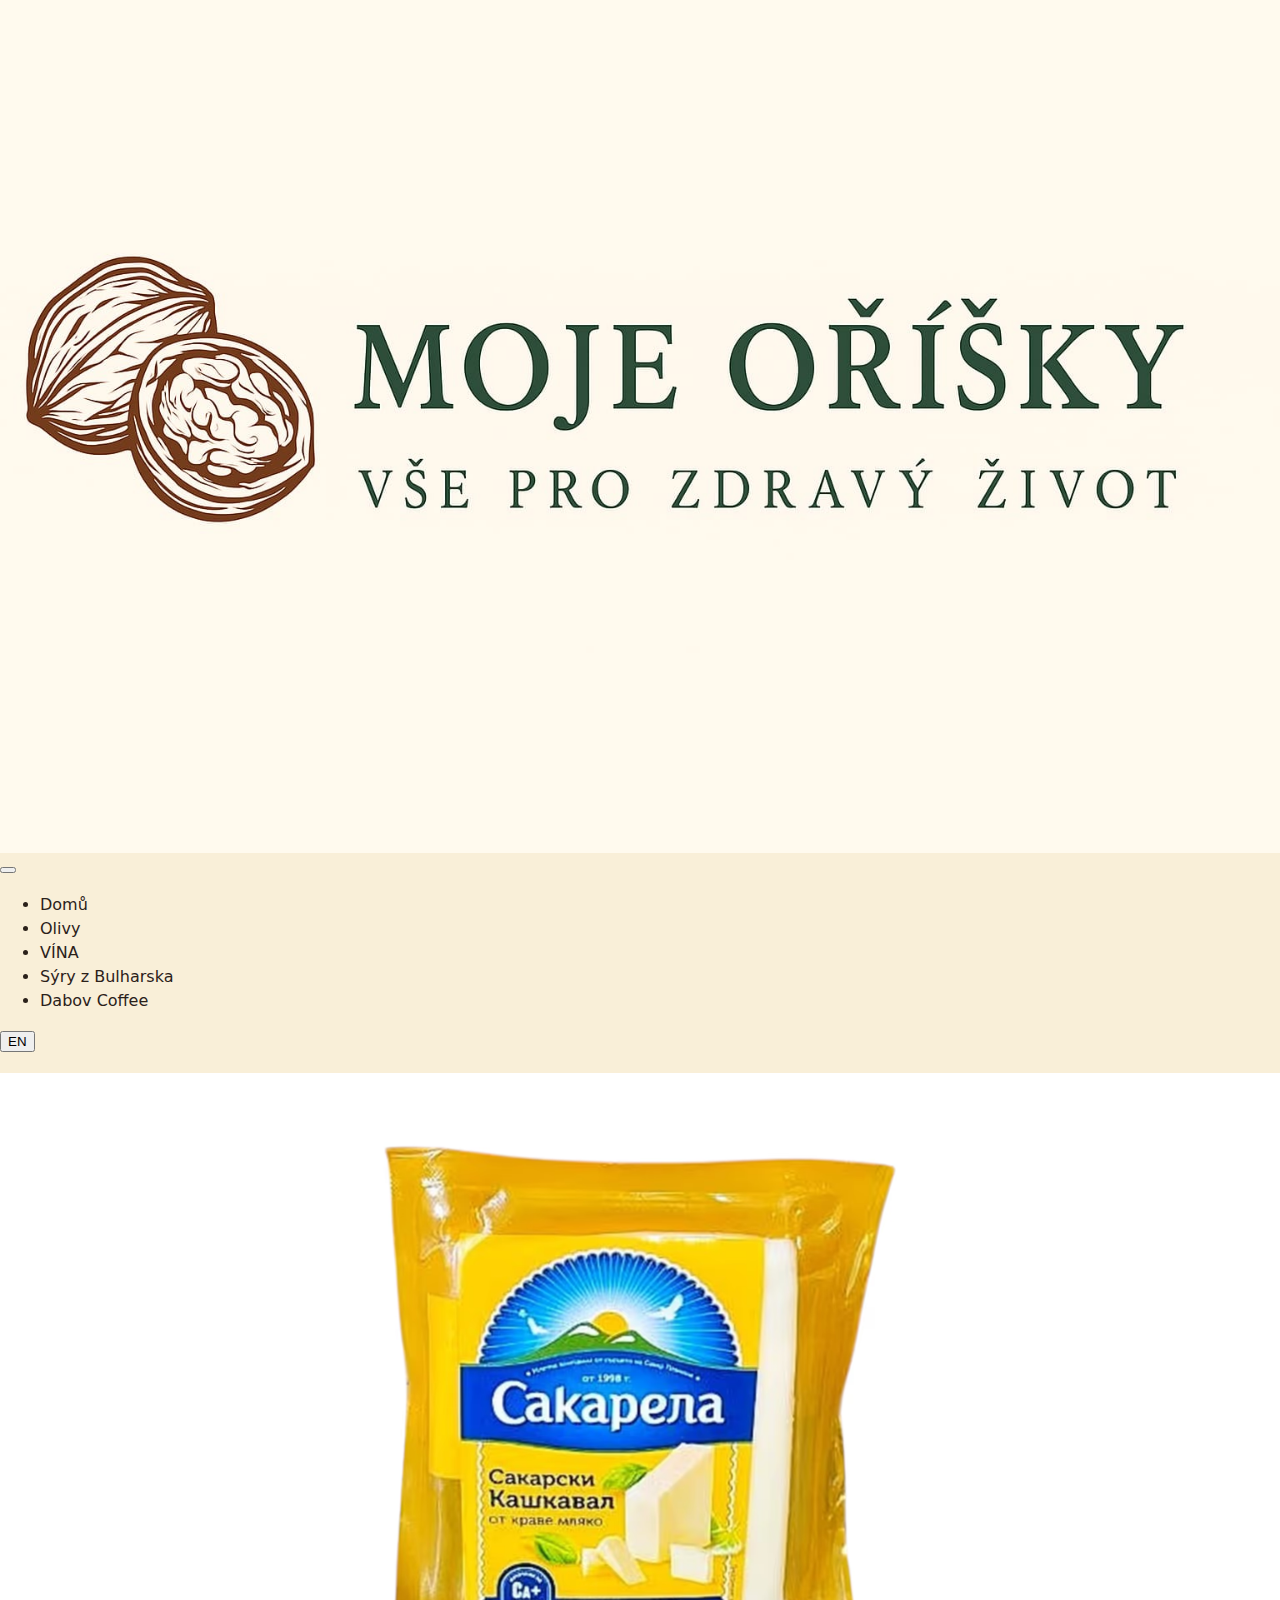
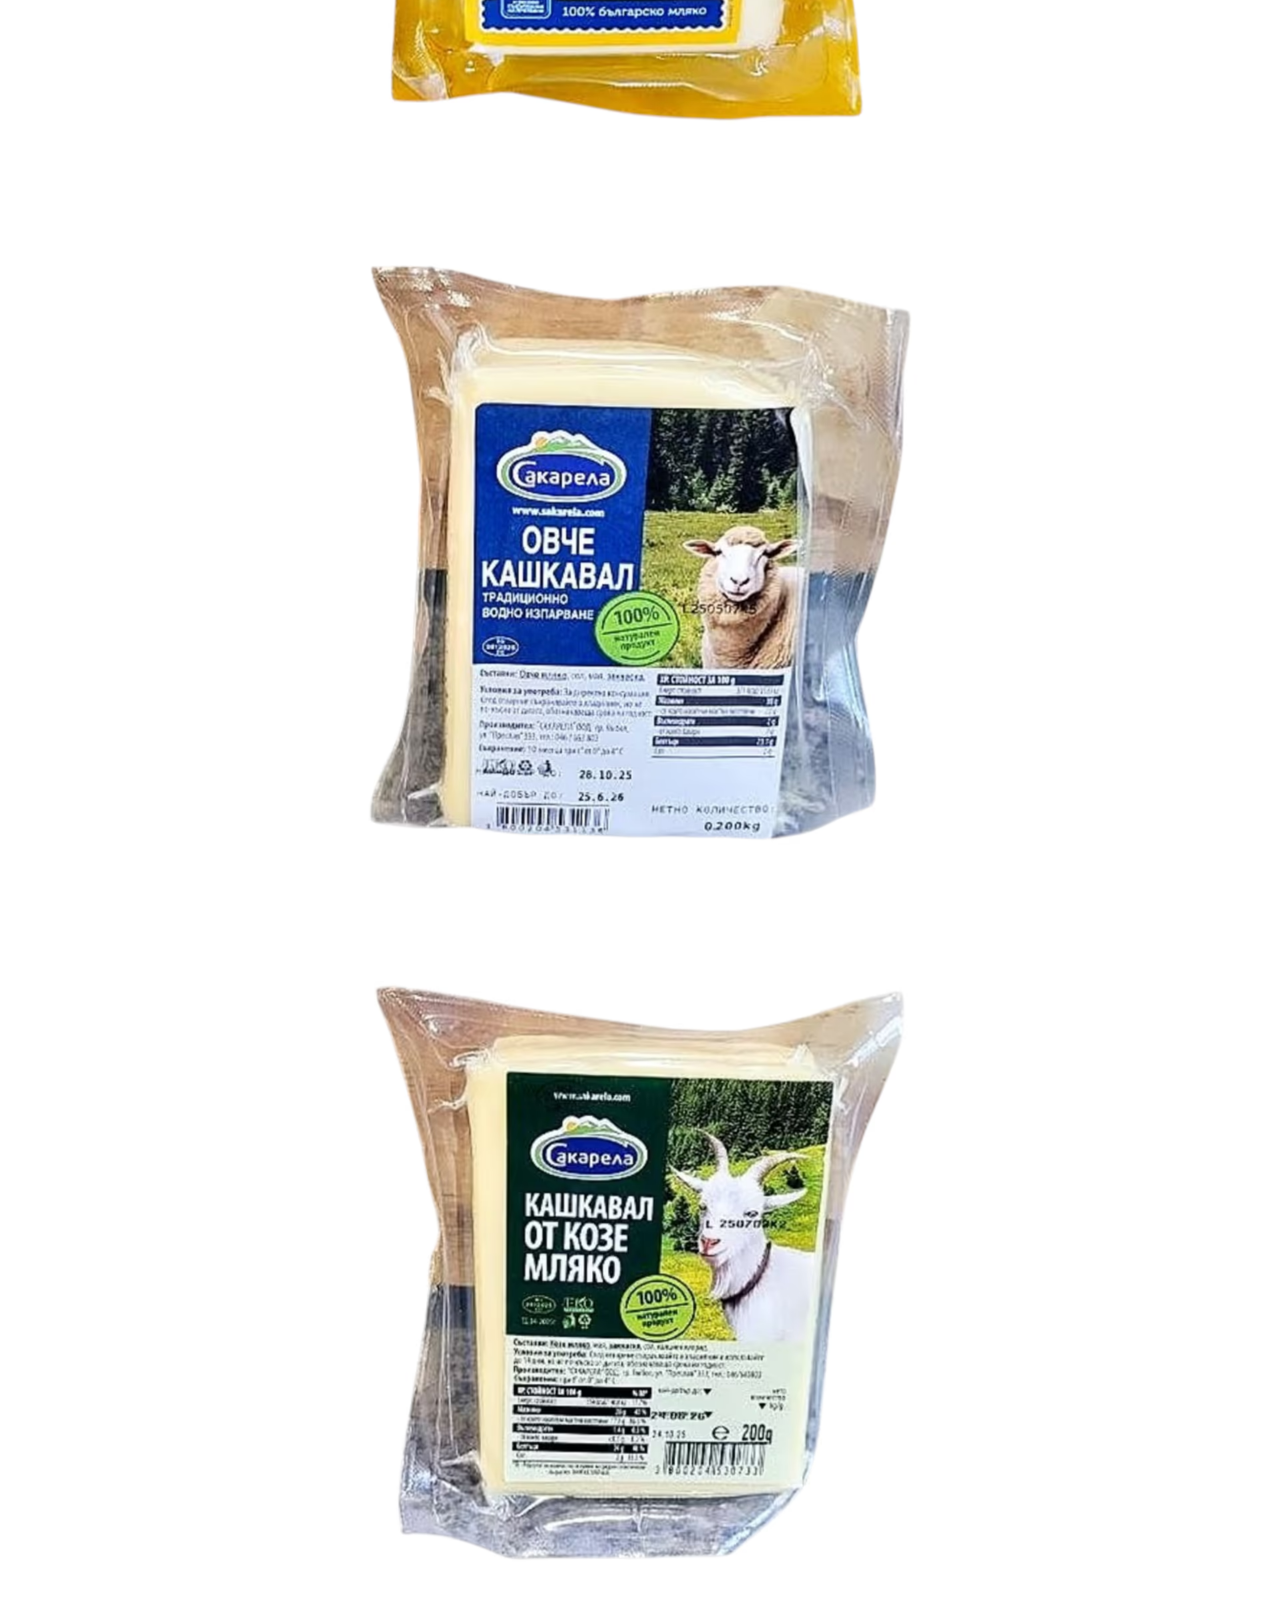
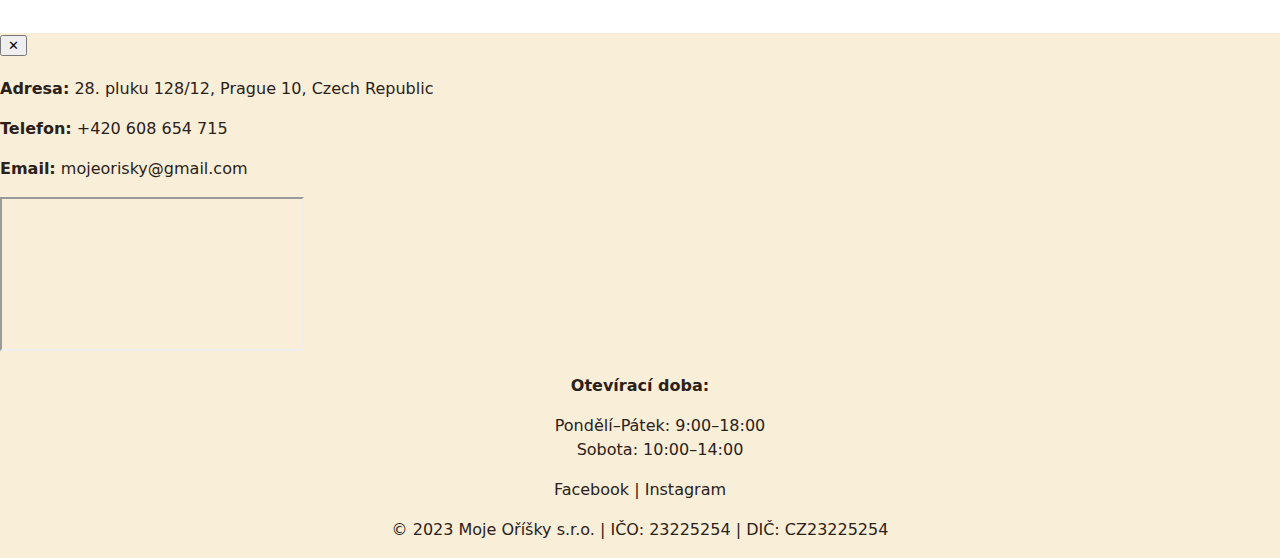
<file: syry.html>
<!doctype html>
<html lang="cs">

<head>
  <meta charset="utf-8" />
  <meta name="viewport" content="width=device-width,initial-scale=1" />
  <title>Olivy — Naše produkty</title>
  <link rel="preconnect" href="https://fonts.googleapis.com">
  <link rel="preconnect" href="https://fonts.gstatic.com" crossorigin>
  <link
    href="https://fonts.googleapis.com/css2?family=Lato:wght@300;400;700&family=Playfair+Display:wght@400;700&display=swap"
    rel="stylesheet">
  <link rel="stylesheet" href="styles.css" />
</head>

<body>
  <header>
    <div class="logo">
      <img src="/pics/logo.jpg" alt="Vaše Olivy Logo" />
    </div>

    <button class="burger" aria-label="Menu" aria-expanded="false" type="button">
      <span class="burger-box"><span class="burger-inner"></span></span>
    </button>

    <nav>
      <ul>
        <li><a href="#home" data-en="Home" data-cs="Domů">Domů</a></li>
        <li><a href="olivy.html" data-en="About Us" data-cs="O nás">Olivy</a></li>
        <li><a href="vina.html" data-en="Our Products" data-cs="Naše produkty">VÍNA</a></li>
        <li><a href="syry.html" data-en="Gallery" data-cs="Galerie">Sýry z Bulharska</a></li>
        <li><a href="coffee.html" data-en="Contact" data-cs="Kontakt">Dabov Coffee</a></li>

      </ul>
    </nav>
    <button id="lang-toggle" data-lang="cs">EN</button>
  </header>

  <main>



    <section id="gallery">
      <h2 data-en="Gallery" data-cs="Galerie"></h2>
      <div class="gallery-grid">
        <img src="pics/cheese/cheese1.avif" alt="Kashkaval z kravského mléka – klasická jemná chuť pro každodenní použití.
Sýry Sakarela se vyrábějí podle tradiční bulharské receptury z pečlivě vybraného kravského, ovčího a kozího mléka. Výsledkem je plná chuť, jemná struktura a vysoká nutriční hodnota. Každá šarže prochází přísnou kontrolou kvality, aby se k zákazníkům dostal produkt čistý, aromatický a zcela přírodní.

✅ 100% pravé mléko
✅ Bez rostlinných tuků
✅ Tradiční bulharská výroba
✅ Vhodné na pizzu, těstoviny, sendviče, saláty i teplou kuchyni

Proč zvolit právě Sakarela?
Výroba v Bulharsku, vysoký standard kvality

Stálá chuť a ověřený původ surovin

Vysoký obsah bílkovin a vápníku

Oblíbené u dospělých i dětí" />
        <img src="pics/cheese/cheese2.avif" alt="Kashkaval z ovčího mléka – výraznější a aromatičtější, ideální k vínu nebo na sýrová prkénka.
Sýry Sakarela se vyrábějí podle tradiční bulharské receptury z pečlivě vybraného kravského, ovčího a kozího mléka. Výsledkem je plná chuť, jemná struktura a vysoká nutriční hodnota. Každá šarže prochází přísnou kontrolou kvality, aby se k zákazníkům dostal produkt čistý, aromatický a zcela přírodní.

✅ 100% pravé mléko
✅ Bez rostlinných tuků
✅ Tradiční bulharská výroba
✅ Vhodné na pizzu, těstoviny, sendviče, saláty i teplou kuchyni

Proč zvolit právě Sakarela?
Výroba v Bulharsku, vysoký standard kvality

Stálá chuť a ověřený původ surovin

Vysoký obsah bílkovin a vápníku

Oblíbené u dospělých i dětí" />
        <img src="pics/cheese/cheese3.avif" alt="Kashkaval z kozího mléka – delikátní, lehce ostřejší chuť, oblíbený mezi gurmány a zákazníky s intolerancí na kravské mléko.
Sýry Sakarela se vyrábějí podle tradiční bulharské receptury z pečlivě vybraného kravského, ovčího a kozího mléka. Výsledkem je plná chuť, jemná struktura a vysoká nutriční hodnota. Každá šarže prochází přísnou kontrolou kvality, aby se k zákazníkům dostal produkt čistý, aromatický a zcela přírodní.

✅ 100% pravé mléko
✅ Bez rostlinných tuků
✅ Tradiční bulharská výroba
✅ Vhodné na pizzu, těstoviny, sendviče, saláty i teplou kuchyni

Proč zvolit právě Sakarela?
Výroba v Bulharsku, vysoký standard kvality

Stálá chuť a ověřený původ surovin

Vysoký obsah bílkovin a vápníku

Oblíbené u dospělých i dětí" />
      </div>
    </section>
    <script src="javascript.js"></script>
  </main>

  <footer>
    <div class="footer-row">
      <div class="contact-info">
        <h2 data-en="Contact" data-cs="Kontakt"></h2>
        <p><strong data-en="Address:" data-cs="Adresa:">Adresa:</strong> 28. pluku 128/12, Prague 10, Czech Republic</p>
        <p><strong data-en="Phone:" data-cs="Telefon:">Telefon:</strong> +420 608 654 715</p>
        <p><strong data-en="Email:" data-cs="Email:">Email:</strong> mojeorisky@gmail.com</p>


      </div>

      <div class="footer-map" aria-hidden="false">
        <!-- small map on the right side of the footer -->
        <iframe
          src="https://www.google.com/maps/embed?pb=!1m18!1m12!1m3!1d2561.123456789012!2d14.456789!3d50.123456!2m3!1f0!2f0!3f0!3m2!1i1024!2i768!4f13.1!3m3!1m2!1s0x470b9b1234567890%3A0x123456789abcdef!2s28.%20pluku%20128%2F12%2C%20Praha%2010%2C%20Czech%20Republic!5e0!3m2!1sen!2scz!4v1234567890123!5m2!1sen!2scz"
          loading="lazy" referrerpolicy="no-referrer-when-downgrade"></iframe>
      </div>
    </div>
    <div class="separator" style="text-align: center;">
      <p><strong data-en="Opening Hours:" data-cs="Otevírací doba:">Otevírací doba:</strong></p>
      <ol style="list-style-type:none;">
        <li data-en="Monday–Friday: 9:00–18:00" data-cs="Pondělí–Pátek: 9:00–18:00">Pondělí–Pátek: 9:00–18:00</li>
        <li data-en="Saturday: 10:00–14:00" data-cs="Sobota: 10:00–14:00">Sobota: 10:00–14:00</li>
      </ol>
      <div class="social-links">
        <a href="#" data-en="Facebook" data-cs="Facebook">Facebook</a> |
        <a href="#" data-en="Instagram" data-cs="Instagram">Instagram</a>
      </div>
      <p>&copy; 2023 Moje Oříšky s.r.o. | IČO: 23225254 | DIČ: CZ23225254</p>
    </div>
  </footer>


</body>

</html>
</file>
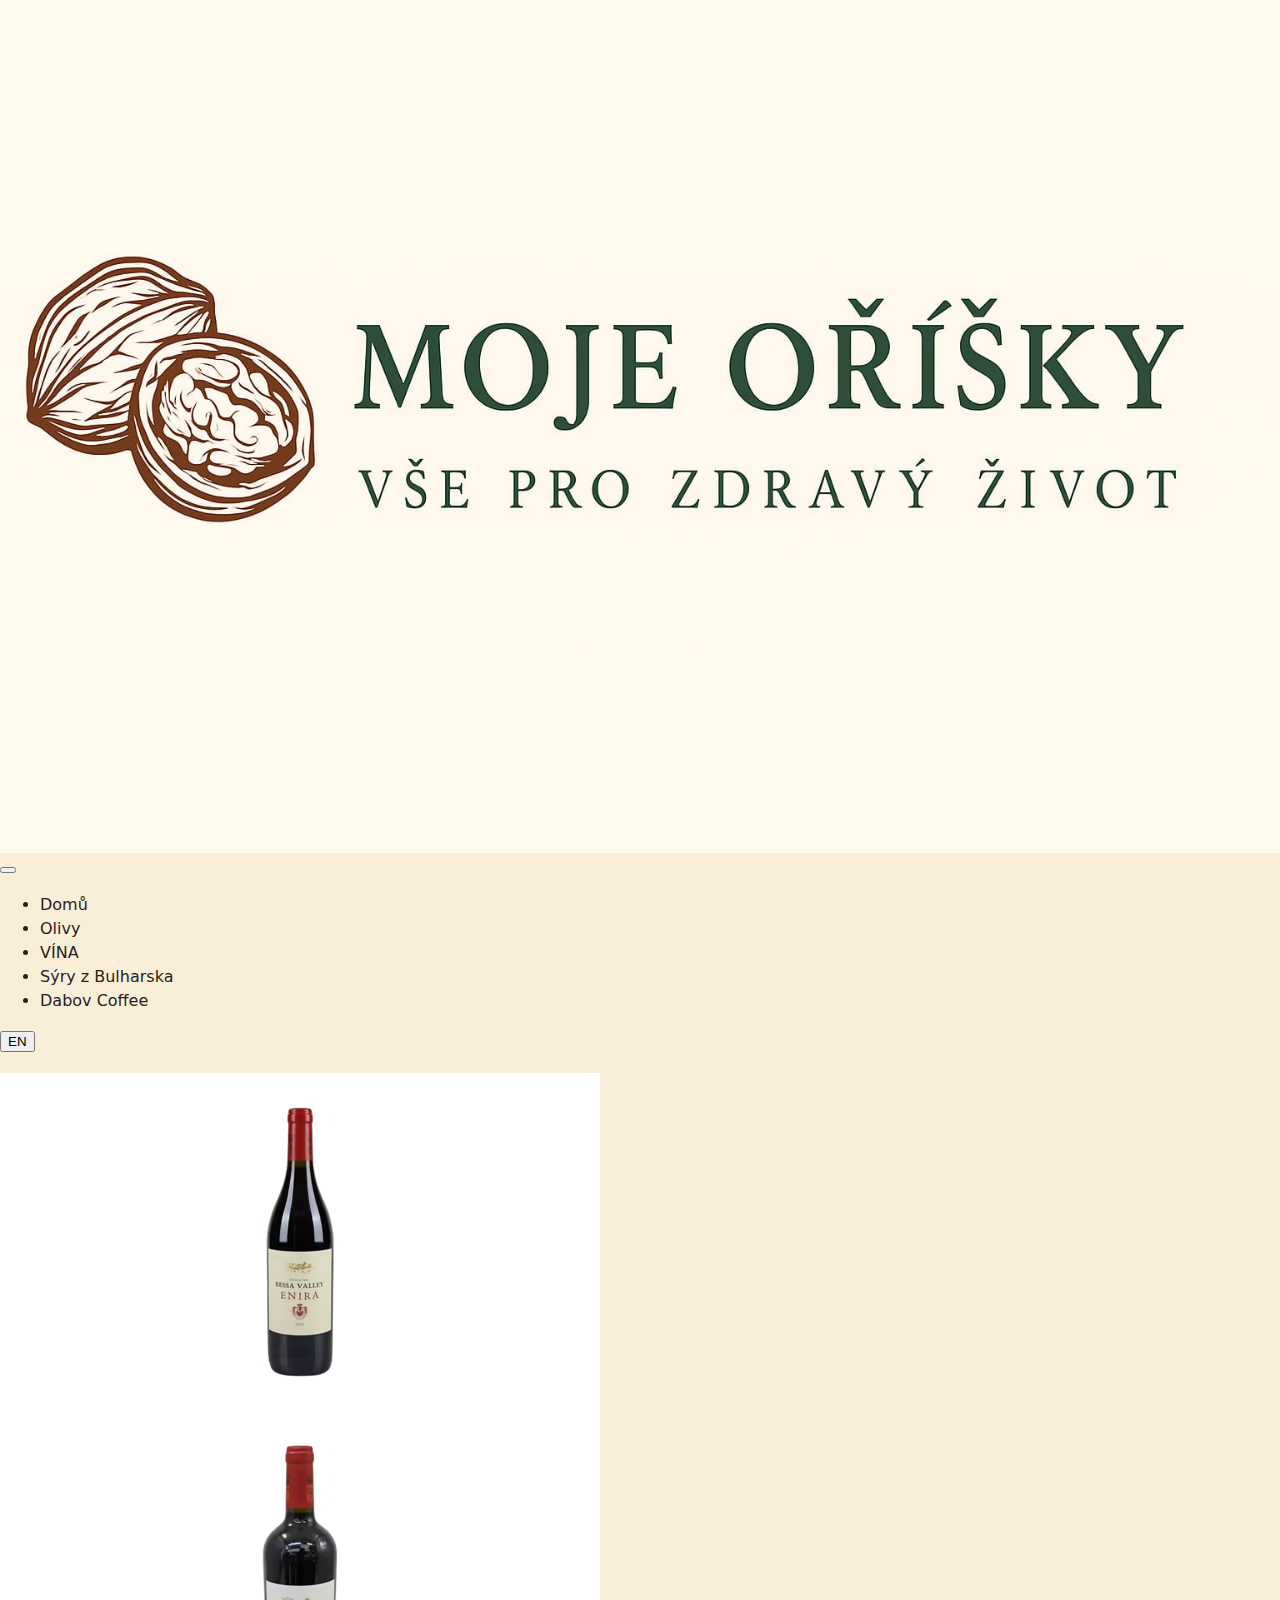
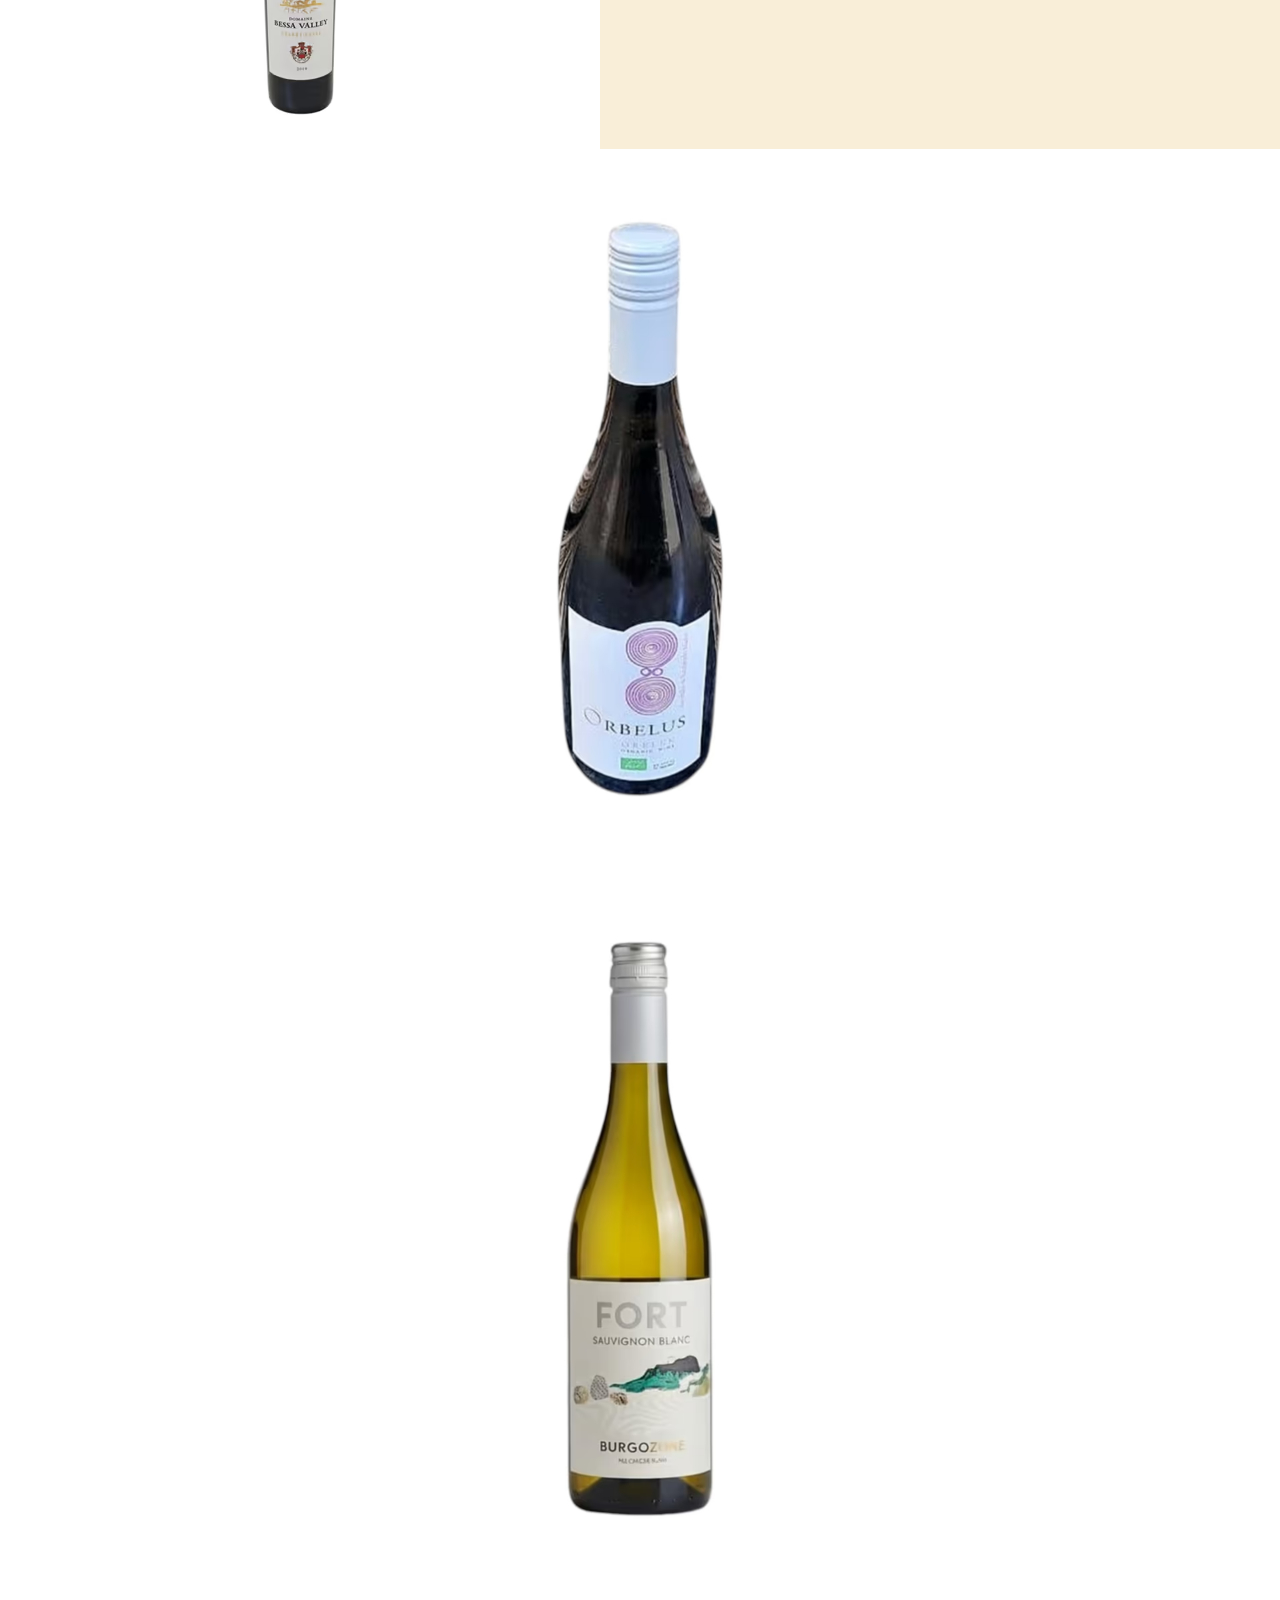
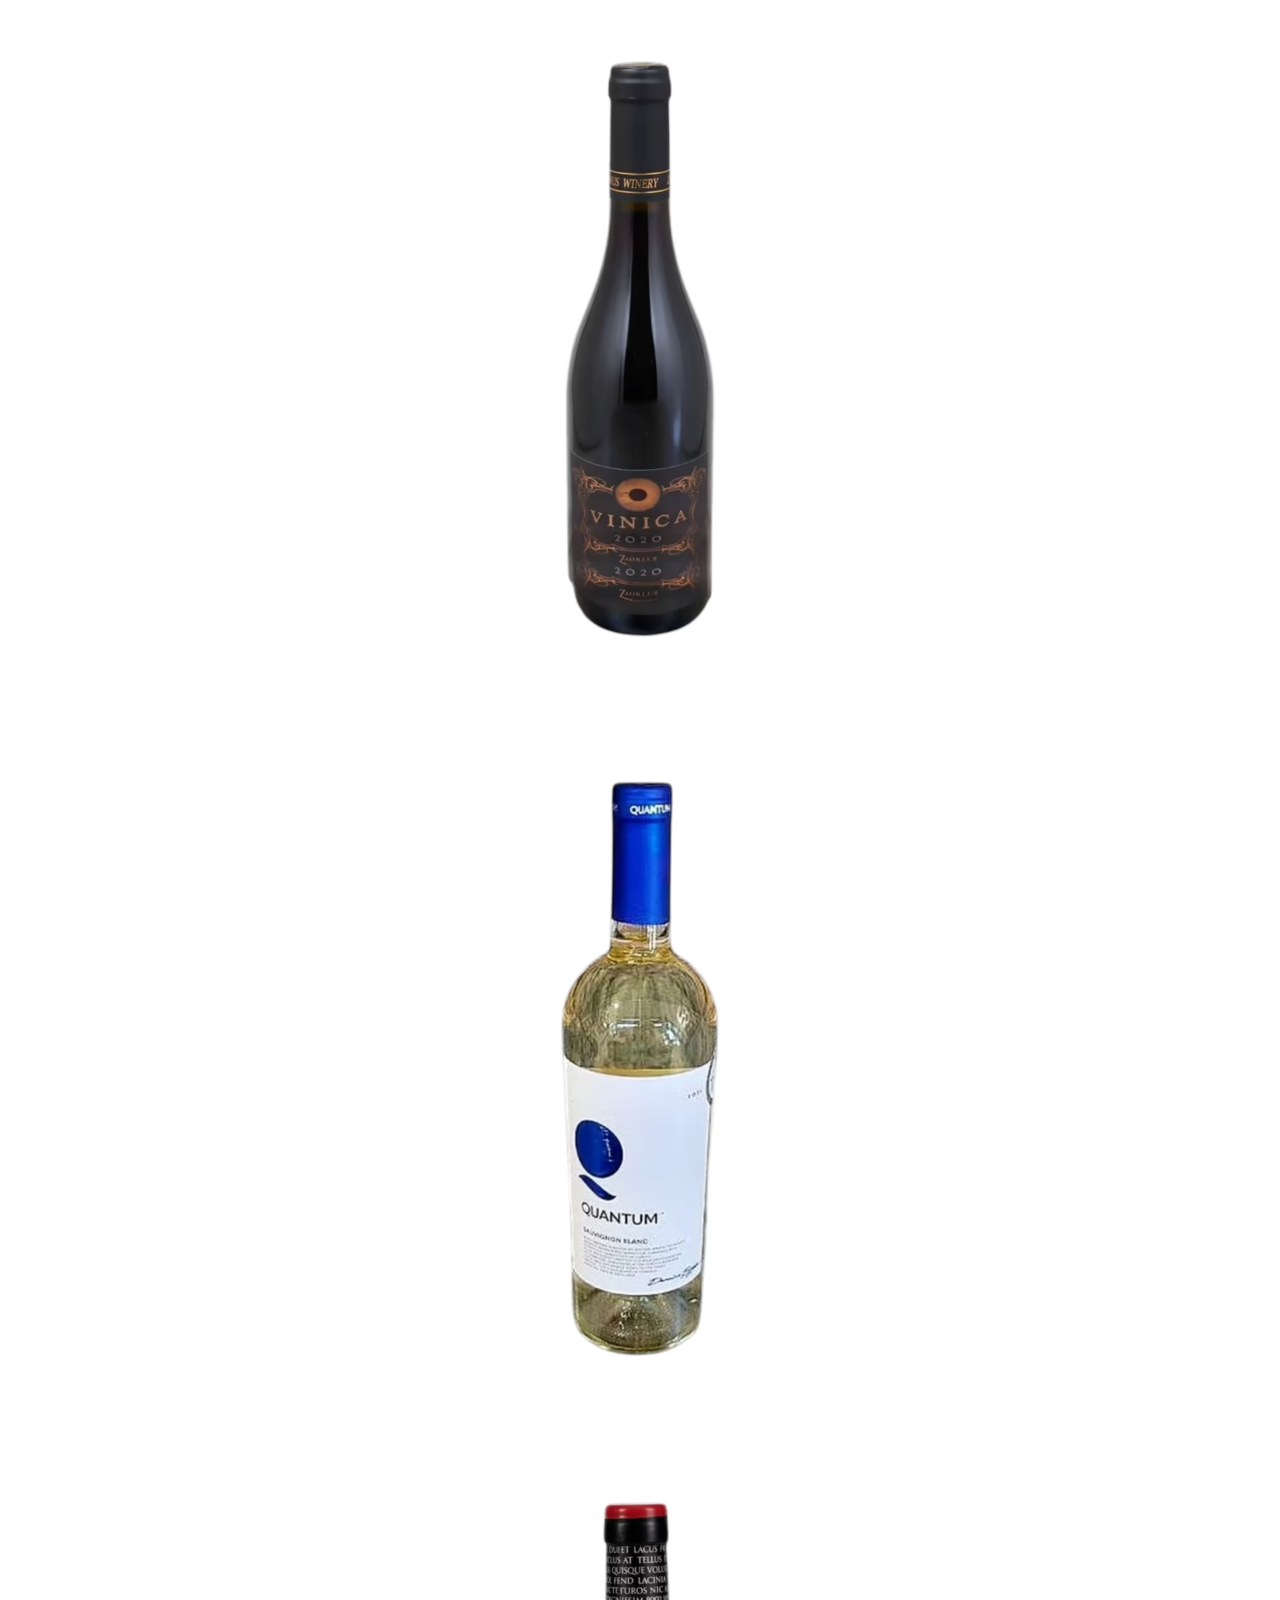
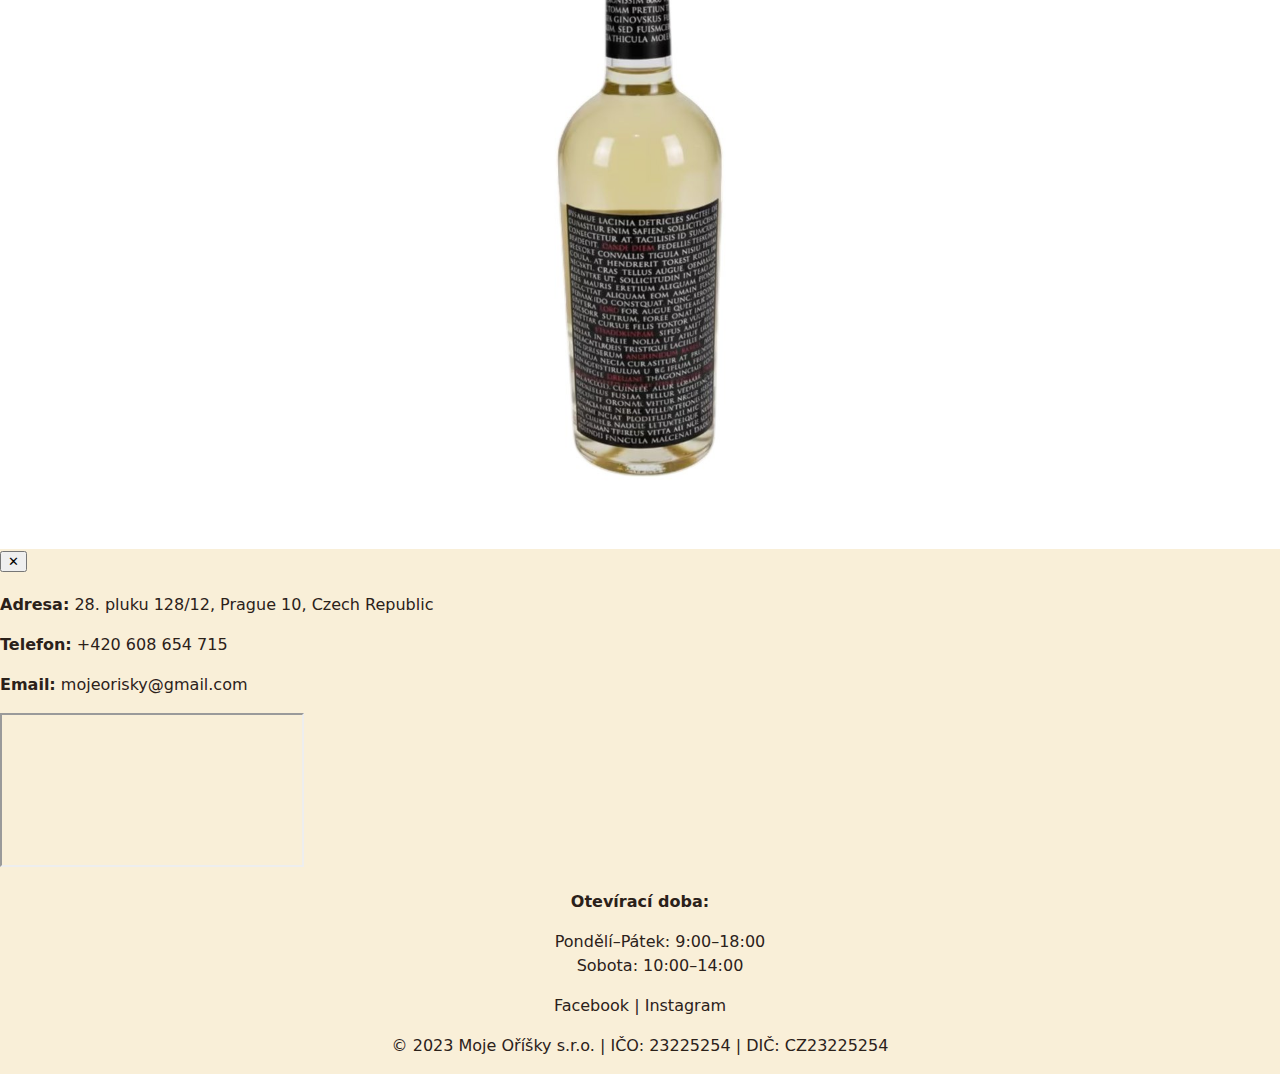
<file: vina.html>
<!doctype html>
<html lang="cs">

<head>
  <meta charset="utf-8" />
  <meta name="viewport" content="width=device-width,initial-scale=1" />
  <title>Olivy — Naše produkty</title>
  <link rel="preconnect" href="https://fonts.googleapis.com">
  <link rel="preconnect" href="https://fonts.gstatic.com" crossorigin>
  <link
    href="https://fonts.googleapis.com/css2?family=Lato:wght@300;400;700&family=Playfair+Display:wght@400;700&display=swap"
    rel="stylesheet">
  <link rel="stylesheet" href="styles.css" />
</head>

<body>
  <header>
    <div class="logo">
      <img src="/pics/logo.jpg" alt="Vaše Olivy Logo" />
    </div>

    <button class="burger" aria-label="Menu" aria-expanded="false" type="button">
      <span class="burger-box"><span class="burger-inner"></span></span>
    </button>

    <nav>
      <ul>
        <li><a href="/index.html" data-en="Home" data-cs="Domů">Domů</a></li>
        <li><a href="/olivy.html" data-en="About Us" data-cs="O nás">Olivy</a></li>
        <li><a href="/vina.html" data-en="Our Products" data-cs="Naše produkty">VÍNA</a></li>
        <li><a href="/syry.html" data-en="Gallery" data-cs="Galerie">Sýry z Bulharska</a></li>
        <li><a href="/coffee.html" data-en="Contact" data-cs="Kontakt">Dabov Coffee</a></li>
      </ul>
    </nav>
    <button id="lang-toggle" data-lang="cs">EN</button>
  </header>

  <main>



    <section id="gallery">
      <h2 data-en="Gallery" data-cs="Galerie"></h2>
      <div class="gallery-grid">
        <img src="pics/vines/vine1.avif" alt="Představujeme vám lahodné víno z vinařství Domaine Bessa Valley – Enira.
Jeho barva je živá, s hlubokým granátovým odstínem.
Vůně je intenzivní s přetrvávajícími tóny sušených plodů, třešní a vanilky.
Na jazyku si užijete vyváženou šťavnatost s sametovými třísly a bohatými podtóny ořechů a lesních plodů.
Dozvuk je nesmírně příjemný a harmonický.
Enira zraje ve francouzských dubových sudech." />
        <img src="pics/vines/vine2.avif" alt="Domaine Bessa Valley Grande Cuvee je vzácné víno, které vzniklo z výběru nejlepších sudů Merlotu.
Jeho kompozici doplňuje jemná příměs Petit Verdotu, ovocnost Cabernetu Sauvignon a eleganci Syrahu.
Tento výjimečný nápoj nabízí hluboké a složité chuťové nuance spojené s nezaměnitelným bulharským rukopisem.
Užijte si tento mistrovský kousek, který časem stárne jen lépe." />
        <img src="pics/vines/vine3.avif"
          alt="Orbelus Orelek Assyrtiko x Sandanski Misket je elegantní bulharské bio víno z ekologického vinařství Orbelus, které se nachází v srdci Thrácké nížiny.
Toto unikátní cuvée spojuje řeckou eleganci a bulharský charakter, přičemž odráží terroir údolí řeky Strumy – místo, kde se střetává mořský vánek a horský vzduch." />
        <img src="pics/vines/vine4.avif" alt="Sauvignon Blanc ze série Fort kombinuje klasiku Loiry s modernismem Nového Zélandu.
Víno je vyrobeno z ručně sbíraných hroznů, které podtrhují elegantní a svěží vůni citrusů a exotického ovoce.
Ideální jako aperitiv a nejlepší volba k salátům, vegetariánským a rybím pokrmům." />
        <img src="pics/vines/vine5.avif"
          alt="Vinice v Bulharsku dávají vzniknout mnoha zajímavým odrůdám, ale Mavrud patří mezi ty nejcennější a nejtradičnější.
Zagreus, vinařství proslulé svým inovativním přístupem a specializací na tuto odrůdu,
vytvořilo víno Vinica Mavrud, které se stalo symbolem jejich sklepa a zároveň jedním z nejvyhledávanějších bulharských červených vín." />
        <img src="pics/vines/vine6.avif"
          alt="Víno má svěží zlatozelenou barvu.
Vyznačuje se jemnou ovocnou a dobře vyjádřenou odrůdovou vůni s tóny kiwi, mučenky a citrusů.
Chuť vykazuje velmi dobrou svěžest, harmonii, šťavnatý a chutný závěr.
Je vynikající jak samostatně, tak k vegetariánským pokrmům, těstovinám, pizze, foie gras, mořským plodům, rybám, kuřecímu masu a měkkým sýrům." />
        <img src="pics/vines/vine7.jpg"
          alt="Víno Carpe Diem White je symbolem radosti a přirozené elegance.
Pochází z Midalidare Estate, jednoho z nejvýznamnějších bio vinařství v Bulharsku, ležícího v oblasti Thrácké nížiny.
Toto cuvée spojuje Sauvignon Blanc, Chardonnay a Semillon – tři odrůdy, které společně vytvářejí harmonii citrusové svěžesti, ovocného těla a jemné minerální linky.
Hrozny pocházejí z vinic Shipkata a Prisovete, které se vyznačují aluviálními půdami s jílem a slínem, vysokým obsahem uhličitanů a ideálními teplotními rozdíly mezi dnem a nocí." />

      </div>
    </section>
    <script src="javascript.js"></script>
  </main>

  <footer>
    <div class="footer-row">
      <div class="contact-info">
        <h2 data-en="Contact" data-cs="Kontakt"></h2>
        <p><strong data-en="Address:" data-cs="Adresa:">Adresa:</strong> 28. pluku 128/12, Prague 10, Czech Republic</p>
        <p><strong data-en="Phone:" data-cs="Telefon:">Telefon:</strong> +420 608 654 715</p>
        <p><strong data-en="Email:" data-cs="Email:">Email:</strong> mojeorisky@gmail.com</p>


      </div>

      <div class="footer-map" aria-hidden="false">
        <!-- small map on the right side of the footer -->
        <iframe
          src="https://www.google.com/maps/embed?pb=!1m18!1m12!1m3!1d2561.123456789012!2d14.456789!3d50.123456!2m3!1f0!2f0!3f0!3m2!1i1024!2i768!4f13.1!3m3!1m2!1s0x470b9b1234567890%3A0x123456789abcdef!2s28.%20pluku%20128%2F12%2C%20Praha%2010%2C%20Czech%20Republic!5e0!3m2!1sen!2scz!4v1234567890123!5m2!1sen!2scz"
          loading="lazy" referrerpolicy="no-referrer-when-downgrade"></iframe>
      </div>
    </div>
    <div class="separator" style="text-align: center;">
      <p><strong data-en="Opening Hours:" data-cs="Otevírací doba:">Otevírací doba:</strong></p>
      <ol style="list-style-type:none;">
        <li data-en="Monday–Friday: 9:00–18:00" data-cs="Pondělí–Pátek: 9:00–18:00">Pondělí–Pátek: 9:00–18:00</li>
        <li data-en="Saturday: 10:00–14:00" data-cs="Sobota: 10:00–14:00">Sobota: 10:00–14:00</li>
      </ol>
      <div class="social-links">
        <a href="#" data-en="Facebook" data-cs="Facebook">Facebook</a> |
        <a href="#" data-en="Instagram" data-cs="Instagram">Instagram</a>
      </div>
      <p>&copy; 2023 Moje Oříšky s.r.o. | IČO: 23225254 | DIČ: CZ23225254</p>
    </div>
  </footer>


</body>

</html>
</file>
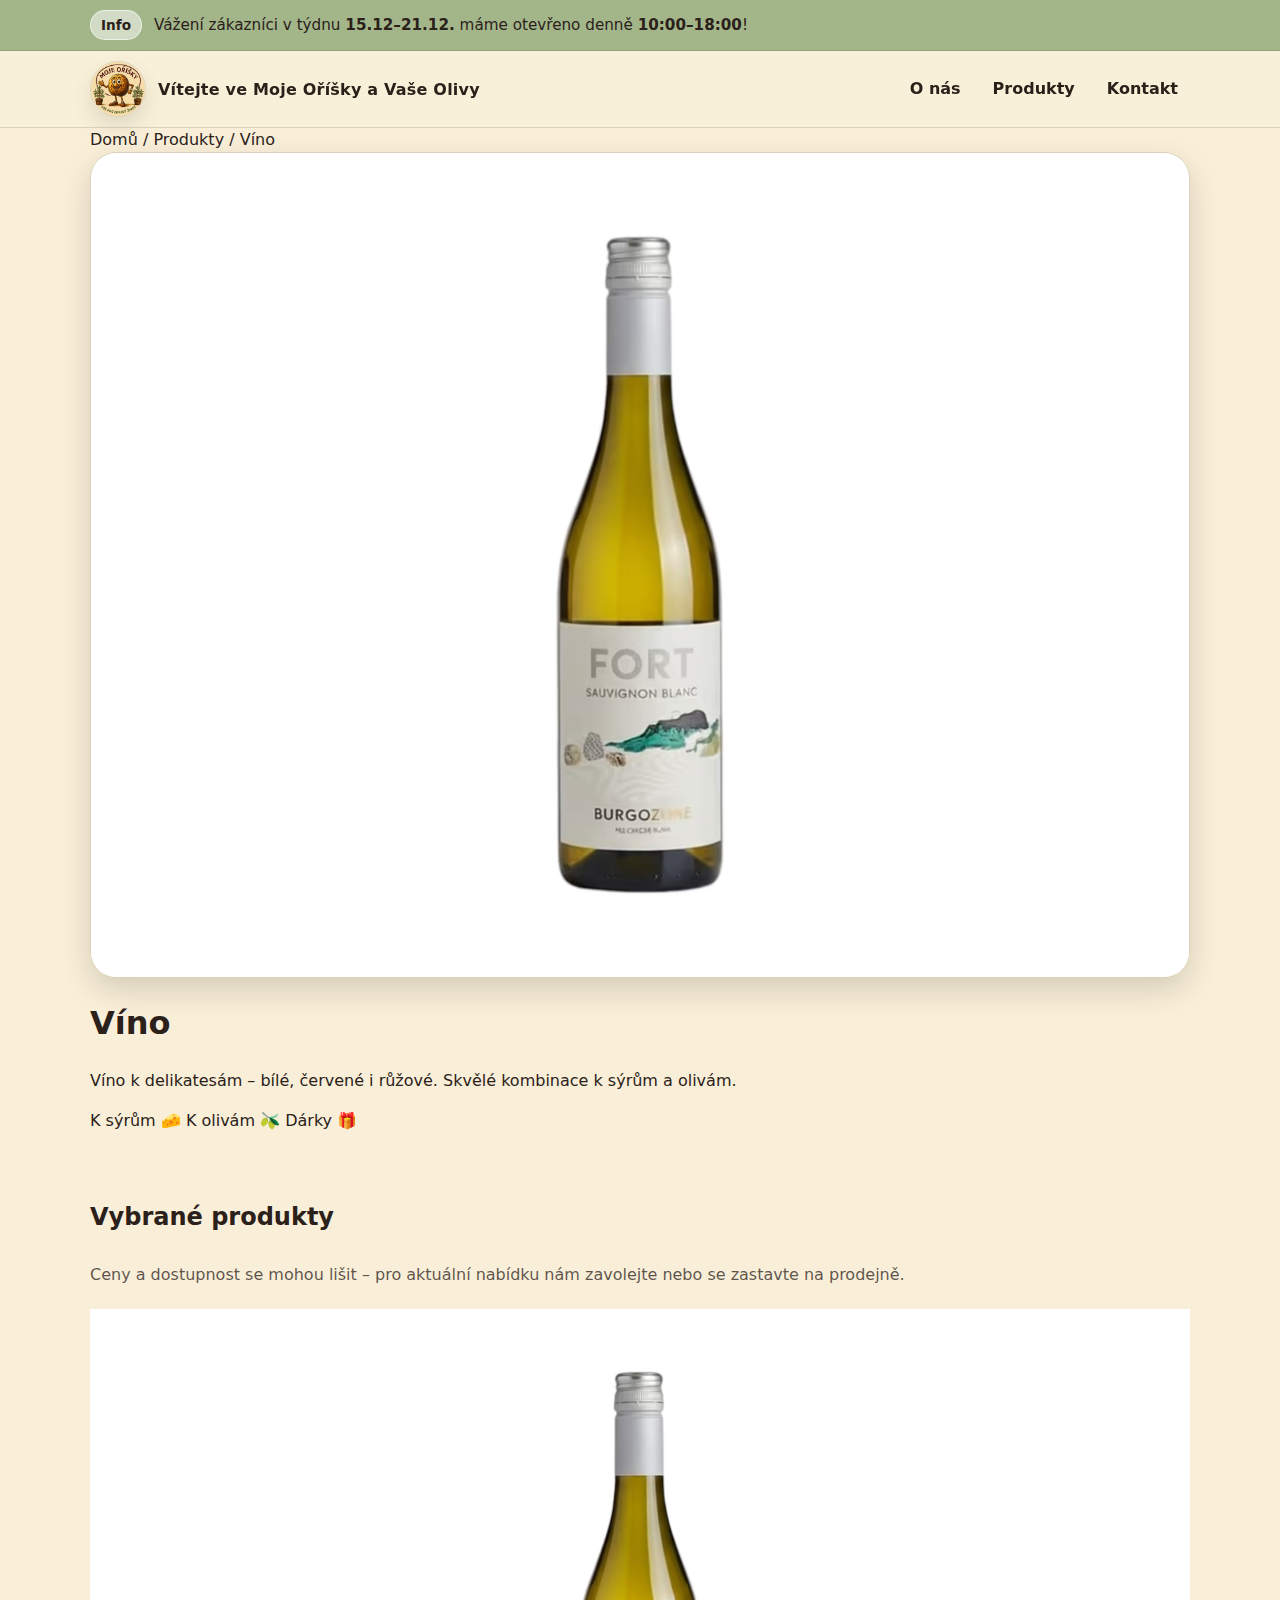
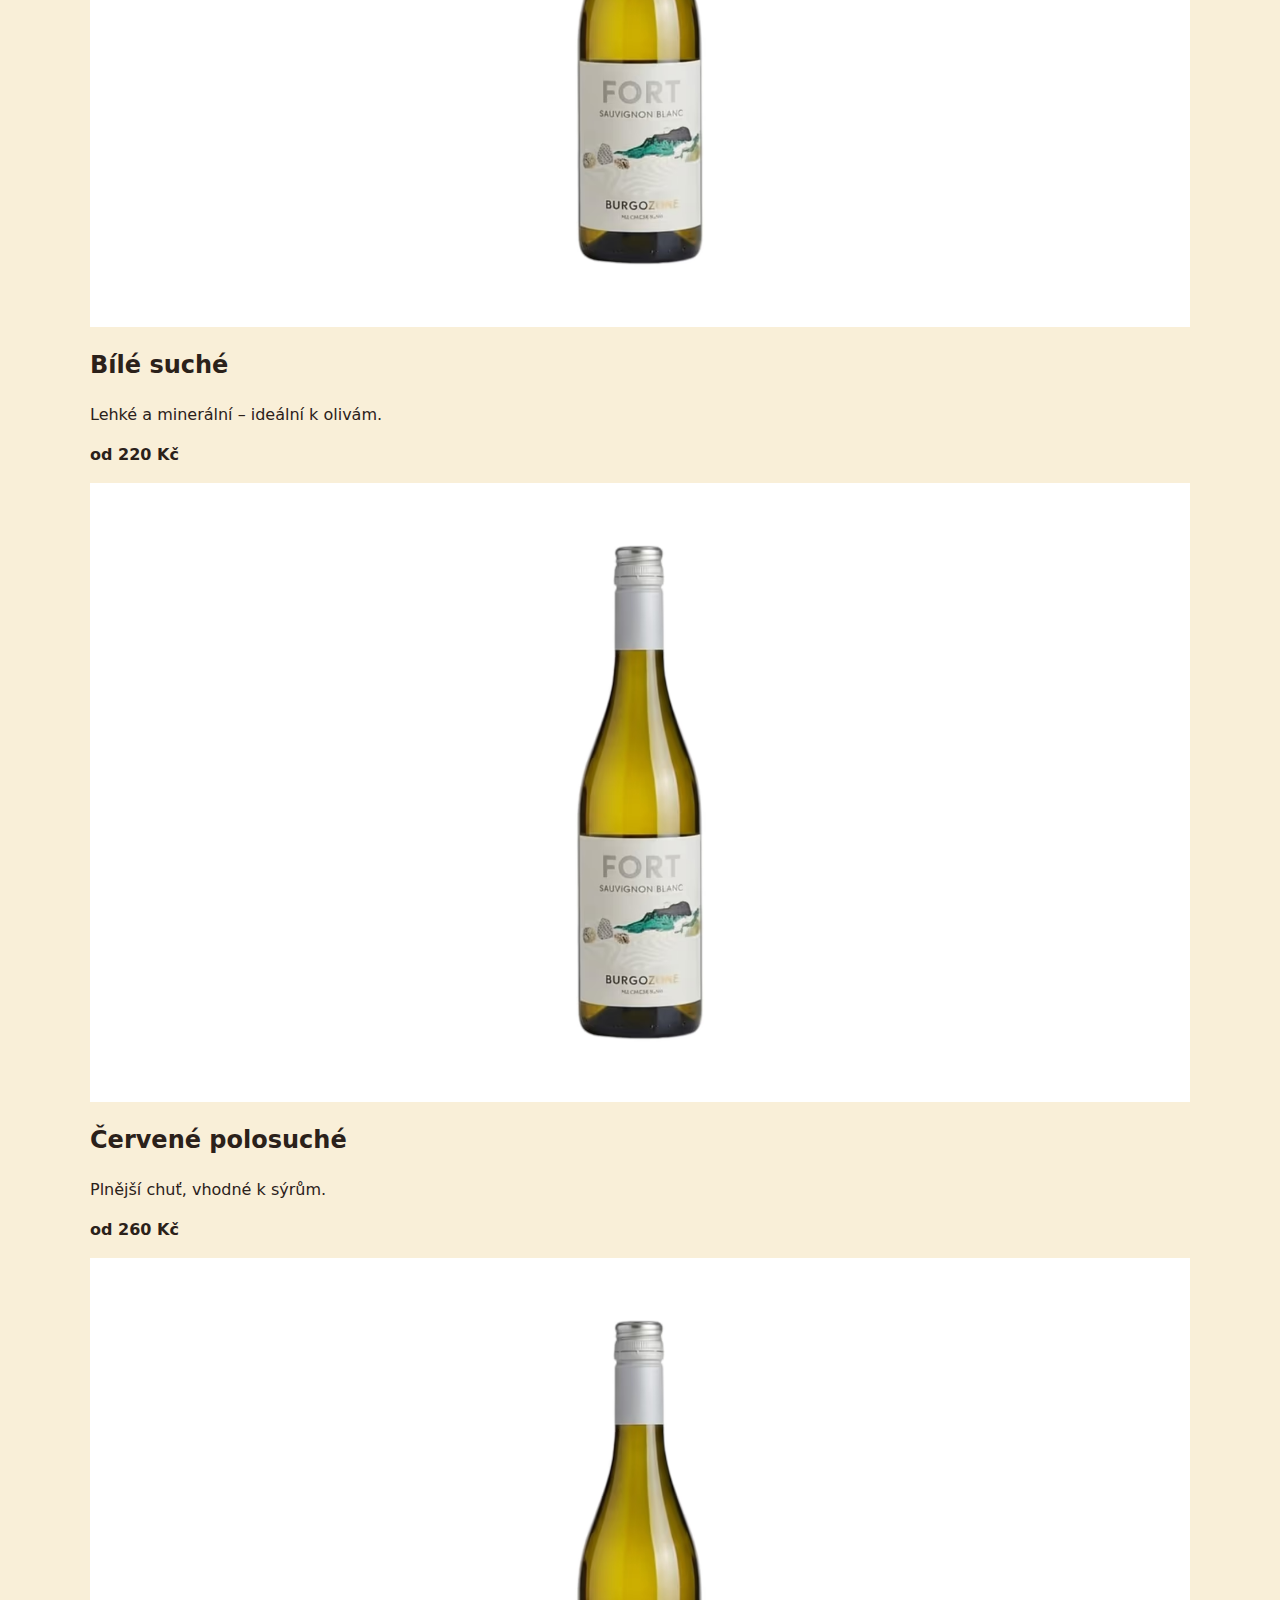
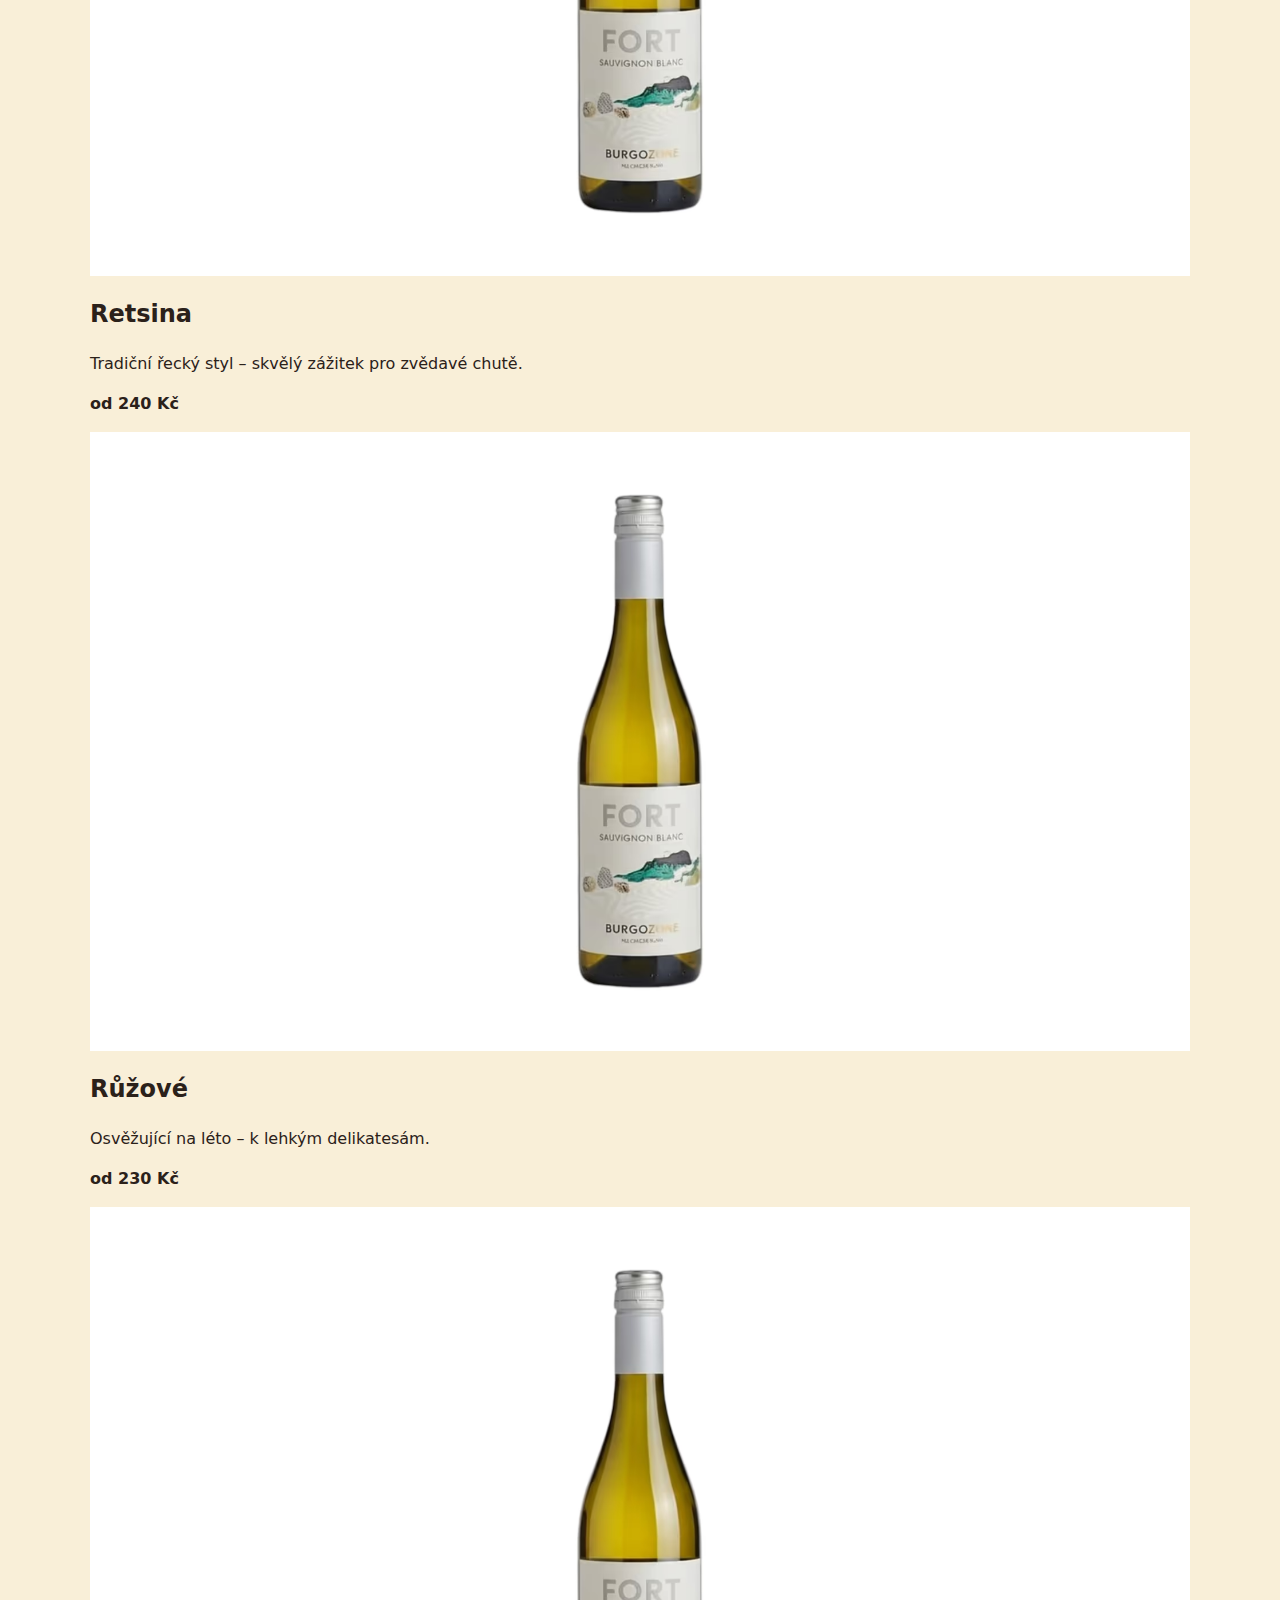
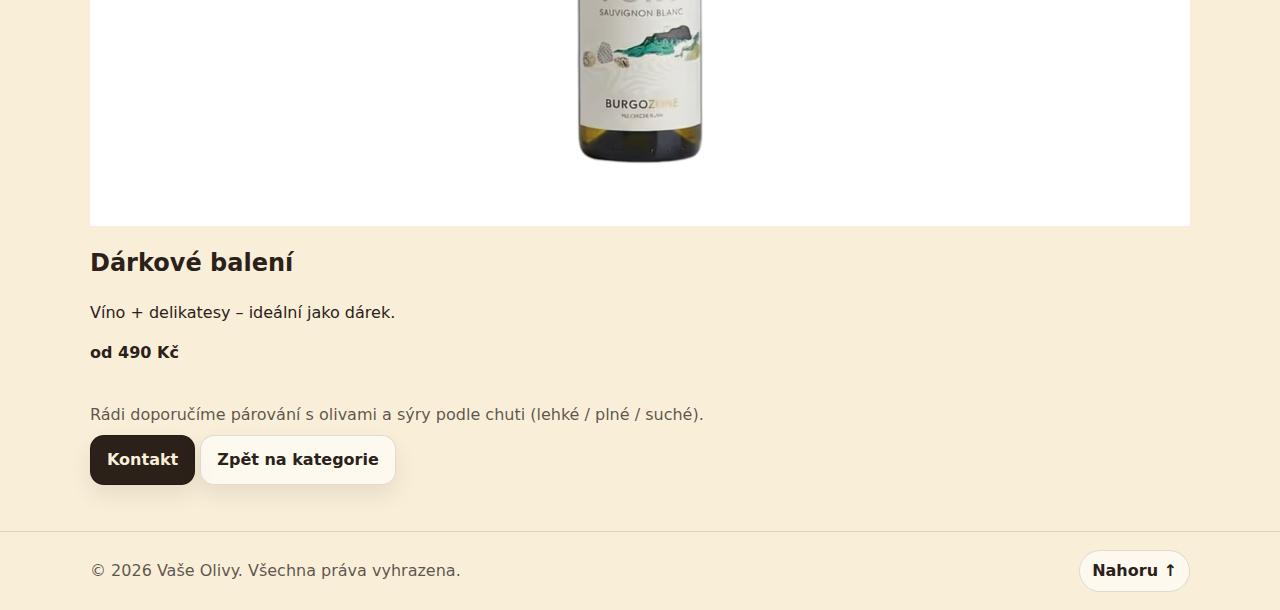
<file: vino.html>
<!doctype html>
<html lang="cs">

<head>
  <meta charset="utf-8" />
  <meta name="viewport" content="width=device-width, initial-scale=1" />
  <meta name="color-scheme" content="light" />
  <title>Víno | Vaše Olivy</title>
  <meta name="description" content="Víno k delikatesám – bílé, červené i růžové. Skvělé kombinace k sýrům a olivám." />

  <meta property="og:title" content="Víno | Vaše Olivy" />
  <meta property="og:description" content="Víno k delikatesám – bílé, červené i růžové. Skvělé kombinace k sýrům a olivám." />
  <meta property="og:type" content="website" />

  <link rel="stylesheet" href="styles.css" />
  <link rel="icon" href="pics/logo.jpg" />
  <link rel="canonical" href="vino.html" />

  <script type="application/ld+json">
    {
      "@context": "https://schema.org",
      "@type": "ItemList",
      "name": "Víno",
      "itemListElement": [
        {
          "@type": "ListItem",
          "position": 1,
          "item": {
            "@type": "Product",
            "name": "Bílé suché",
            "description": "Lehké a minerální – ideální k olivám.",
            "offers": { "@type": "Offer", "priceCurrency": "CZK", "price": "220", "availability": "https://schema.org/InStoreOnly" }
          }
        },
        {
          "@type": "ListItem",
          "position": 2,
          "item": {
            "@type": "Product",
            "name": "Červené polosuché",
            "description": "Plnější chuť, vhodné k sýrům.",
            "offers": { "@type": "Offer", "priceCurrency": "CZK", "price": "260", "availability": "https://schema.org/InStoreOnly" }
          }
        },
        {
          "@type": "ListItem",
          "position": 3,
          "item": {
            "@type": "Product",
            "name": "Retsina",
            "description": "Tradiční řecký styl – skvělý zážitek pro zvědavé chutě.",
            "offers": { "@type": "Offer", "priceCurrency": "CZK", "price": "240", "availability": "https://schema.org/InStoreOnly" }
          }
        },
        {
          "@type": "ListItem",
          "position": 4,
          "item": {
            "@type": "Product",
            "name": "Růžové",
            "description": "Osvěžující na léto – k lehkým delikatesám.",
            "offers": { "@type": "Offer", "priceCurrency": "CZK", "price": "230", "availability": "https://schema.org/InStoreOnly" }
          }
        },
        {
          "@type": "ListItem",
          "position": 5,
          "item": {
            "@type": "Product",
            "name": "Dárkové balení",
            "description": "Víno + delikatesy – ideální jako dárek.",
            "offers": { "@type": "Offer", "priceCurrency": "CZK", "price": "490", "availability": "https://schema.org/InStoreOnly" }
          }
        }
      ]
    }
  </script>
</head>

<body>
  <a class="skip-link" href="#main">Přeskočit na obsah</a>

  <div class="announcement" role="status" aria-live="polite">
    <div class="container announcement__inner">
      <span class="announcement__badge">Info</span>
      <p class="announcement__text">
        Vážení zákazníci v týdnu <strong>15.12–21.12.</strong> máme otevřeno denně <strong>10:00–18:00</strong>!
      </p>
    </div>
  </div>

  <header class="header" data-header>
    <div class="container header__inner">
      <a class="brand" href="index.html#top" aria-label="Vaše Olivy – na začátek stránky">
        <img class="brand__logo" src="pics/logo_orisky.png" alt="Logo Vaše Olivy" width="56" height="56" />
        <span class="brand__text">
          <span class="brand__name">Vítejte ve Moje Oříšky a Vaše Olivy</span>
        </span>
      </a>

      <button class="nav-toggle" type="button" aria-expanded="false" aria-controls="site-nav" aria-label="Otevřít menu">
        <span class="nav-toggle__icon" aria-hidden="true"></span>
      </button>

      <nav class="nav" id="site-nav" aria-label="Hlavní navigace">
        <ul class="nav__list">
          <li><a class="nav__link" href="index.html#about">O nás</a></li>
          <li><a class="nav__link" href="index.html#products">Produkty</a></li>
          <li><a class="nav__link" href="index.html#contact">Kontakt</a></li>
        </ul>
      </nav>
    </div>
  </header>

  <main id="main">
    <section class="product-hero" aria-label="Víno">
      <div class="container product-hero__inner">
        <nav class="breadcrumbs" aria-label="Drobečková navigace">
          <a href="index.html">Domů</a>
          <span class="breadcrumbs__sep" aria-hidden="true">/</span>
          <a href="index.html#products">Produkty</a>
          <span class="breadcrumbs__sep" aria-hidden="true">/</span>
          <span aria-current="page">Víno</span>
        </nav>

        <div class="hero__media" aria-hidden="true">
          <img src="pics/wine_product.avif" alt="Víno (ilustrační foto)" loading="eager" decoding="async" width="900" height="700" />
        </div>

        <div>
          <h1 class="product-hero__title">Víno</h1>
          <p class="product-hero__lead">Víno k delikatesám – bílé, červené i růžové. Skvělé kombinace k sýrům a olivám.</p>
          <div class="product-meta" aria-label="Rychlé štítky">
            <span class="tag">K sýrům 🧀</span>
            <span class="tag">K olivám 🫒</span>
            <span class="tag">Dárky 🎁</span>
          </div>
        </div>
      </div>
    </section>

    <section class="section section--light" aria-label="Seznam produktů">
      <div class="container section__inner">
        <header class="section__header">
          <h2>Vybrané produkty</h2>
          <p class="section__subtitle">Ceny a dostupnost se mohou lišit – pro aktuální nabídku nám zavolejte nebo se zastavte na prodejně.</p>
        </header>

        <div class="product-grid is-visible">
          <article class="product-card">
            <div class="product-card__img"><img src="pics/wine_product.avif" alt="Bílé suché" loading="lazy" decoding="async" /></div>
            <div class="product-card__body">
              <h2 class="product-card__title">Bílé suché</h2>
              <p class="product-card__desc">Lehké a minerální – ideální k olivám.</p>
              <p class="product-card__meta"><span class="price">od 220 Kč</span></p>
            </div>
          </article>

          <article class="product-card">
            <div class="product-card__img"><img src="pics/wine_product.avif" alt="Červené polosuché" loading="lazy" decoding="async" /></div>
            <div class="product-card__body">
              <h2 class="product-card__title">Červené polosuché</h2>
              <p class="product-card__desc">Plnější chuť, vhodné k sýrům.</p>
              <p class="product-card__meta"><span class="price">od 260 Kč</span></p>
            </div>
          </article>

          <article class="product-card">
            <div class="product-card__img"><img src="pics/wine_product.avif" alt="Retsina" loading="lazy" decoding="async" /></div>
            <div class="product-card__body">
              <h2 class="product-card__title">Retsina</h2>
              <p class="product-card__desc">Tradiční řecký styl – skvělý zážitek pro zvědavé chutě.</p>
              <p class="product-card__meta"><span class="price">od 240 Kč</span></p>
            </div>
          </article>

          <article class="product-card">
            <div class="product-card__img"><img src="pics/wine_product.avif" alt="Růžové" loading="lazy" decoding="async" /></div>
            <div class="product-card__body">
              <h2 class="product-card__title">Růžové</h2>
              <p class="product-card__desc">Osvěžující na léto – k lehkým delikatesám.</p>
              <p class="product-card__meta"><span class="price">od 230 Kč</span></p>
            </div>
          </article>

          <article class="product-card">
            <div class="product-card__img"><img src="pics/wine_product.avif" alt="Dárkové balení" loading="lazy" decoding="async" /></div>
            <div class="product-card__body">
              <h2 class="product-card__title">Dárkové balení</h2>
              <p class="product-card__desc">Víno + delikatesy – ideální jako dárek.</p>
              <p class="product-card__meta"><span class="price">od 490 Kč</span></p>
            </div>
          </article>
        </div>

        <div class="section__header">
          <p class="section__subtitle">Rádi doporučíme párování s olivami a sýry podle chuti (lehké / plné / suché).</p>
          <div class="product-meta">
            <a class="btn btn--primary" href="index.html#contact">Kontakt</a>
            <a class="btn btn--ghost" href="index.html#products">Zpět na kategorie</a>
          </div>
        </div>
      </div>
    </section>
  </main>

  <footer class="footer">
    <div class="container footer__inner">
      <p>© <span id="year"></span> Vaše Olivy. Všechna práva vyhrazena.</p>
      <a class="to-top" href="#main">Nahoru ↑</a>
    </div>
  </footer>

  <script src="script.js" defer></script>
</body>

</html>
</file>
<file: styles.css>
/* =========================
   Vaše Olivy — Mobile-first CSS
   ========================= */

/* Design tokens */
:root{
  --bg: #f9efd8;
  --surface: #ffffff;
  --accent: #a3b68a;
  --ink: #2b211a;
  --muted: rgba(43,33,26,.75);
  --line: rgba(43,33,26,.14);
  --shadow: 0 12px 30px rgba(0,0,0,.14);
  --radius: 18px;
  --radius-lg: 26px;

  --container: 1100px;
  --pad: 20px;

  --focus: 3px solid rgba(43,33,26,.55);
}

/* Basic reset */
*,
*::before,
*::after { box-sizing: border-box; }

html { scroll-behavior: smooth; overflow-x: hidden; overscroll-behavior-x: none; }

body{
  margin: 0;
  font-family: system-ui, -apple-system, Segoe UI, Roboto, Helvetica, Arial, "Apple Color Emoji", "Segoe UI Emoji";
  color: var(--ink);
  background: var(--bg);
  line-height: 1.5;
  overflow-x: hidden;
}

img{ max-width: 100%; height: auto; display: block; }

a{ color: inherit; text-decoration: none; }
a:hover{ text-decoration: underline; }

:focus-visible{ outline: var(--focus); outline-offset: 3px; }

.container{
  width: min(var(--container), 100% - (var(--pad) * 2));
  margin-inline: auto;
}

.nowrap{ white-space: nowrap; }

.skip-link{
  position: absolute;
  left: -999px;
  top: 10px;
  padding: 10px 14px;
  background: var(--surface);
  border-radius: 10px;
  z-index: 9999;
}
.skip-link:focus{ left: 10px; }

/* Announcement bar */
.announcement{
  background: var(--accent);
  color: var(--ink);
  border-bottom: 1px solid var(--line);
}
.announcement__inner{
  display: flex;
  align-items: center;
  gap: 12px;
  padding: 10px 0;
}
.announcement__badge{
  font-weight: 700;
  font-size: .85rem;
  padding: 4px 10px;
  border-radius: 999px;
  background: rgba(255,255,255,.5);
  border: 1px solid rgba(255,255,255,.6);
}
.announcement__text{ margin: 0; font-size: .95rem; }

/* Header */
.header{
  position: sticky;
  top: 0;
  z-index: 50;
  background: rgba(249, 239, 216, .78);
  backdrop-filter: blur(10px);
  border-bottom: 1px solid var(--line);
}
.header__inner{
  display: flex;
  align-items: center;
  justify-content: space-between;
  gap: 14px;
  padding: 10px 0;
}

.brand{
  display: inline-flex;
  align-items: center;
  gap: 12px;
  text-decoration: none;
}
.brand__logo{
  border-radius: 50%;
  width: 56px;
  height: 56px;
  object-fit: cover;
  border: 1px solid var(--line);
  box-shadow: 0 10px 22px rgba(0,0,0,.10);
}
.brand__text{ display: grid; line-height: 1.1; }
.brand__name{ font-weight: 800; letter-spacing: .2px; }
.brand__tagline{ font-size: .9rem; color: var(--muted); margin-top: 2px; }

/* Nav */
.nav-toggle{
  appearance: none;
  border: 1px solid var(--line);
  background: var(--surface);
  width: 46px;
  height: 46px;
  border-radius: 14px;
  box-shadow: 0 10px 22px rgba(0,0,0,.08);
  display: grid;
  place-items: center;
  cursor: pointer;
}
.nav-toggle__icon{
  width: 18px;
  height: 12px;
  position: relative;
  display: block;
}
.nav-toggle__icon::before,
.nav-toggle__icon::after{
  content: "";
  position: absolute;
  left: 0;
  width: 18px;
  height: 2px;
  background: var(--ink);
  border-radius: 999px;
}
.nav-toggle__icon::before{ top: 0; box-shadow: 0 5px 0 var(--ink); }
.nav-toggle__icon::after{ bottom: 0; }

.nav{
  position: fixed;
  inset: 0;
  transform: translateX(100%);
  transition: transform .22s ease;
  background: rgba(0,0,0,.45);
  padding: 84px var(--pad) var(--pad);
  width: 100%;
  max-width: 100vw;
  /* prevent nav contents from causing horizontal scroll */
  overflow-x: hidden;
  left: 0;
  right: 0;
  /* ensure the mobile nav overlays all page content */
  z-index: 99999;
  pointer-events: auto;
}
.header.is-open .nav{ transform: translateX(0); }

.no-scroll{ overflow: hidden; }

.nav__list{
  list-style: none;
  margin: 0;
  padding: 10px;
  background: var(--surface);
  border-radius: var(--radius-lg);
  box-shadow: var(--shadow);
  border: 1px solid var(--line);
}
.nav__link{
  display: block;
  padding: 14px 14px;
  border-radius: 14px;
  font-weight: 700;
}
.nav__link:hover{ background: rgba(163, 182, 138, .25); text-decoration: none; }

/* iOS Safari fix: backdrop-filter can break position:fixed children */
@media (max-width: 899px){
  .header{
    backdrop-filter: none;
    -webkit-backdrop-filter: none;
    background: rgba(249, 239, 216, .95); /* keep the same look */
  }
}


/* Desktop nav */
@media (min-width: 900px){
  .nav-toggle{ display: none; }
  .nav{
    position: static;
    inset: auto;
    transform: none;
    transition: none;
    background: transparent;
    padding: 0;
    width: auto;
    max-width: none;
    z-index: auto;
  }
  .nav__list{
    display: flex;
    gap: 8px;
    background: transparent;
    box-shadow: none;
    border: none;
    padding: 0;
  }
  .nav__link{ padding: 10px 12px; }
}

/* Buttons */
.btn{
  display: inline-flex;
  align-items: center;
  justify-content: center;
  padding: 12px 16px;
  border-radius: 14px;
  border: 1px solid var(--line);
  font-weight: 800;
  text-decoration: none;
  box-shadow: 0 10px 22px rgba(0,0,0,.08);
}
.btn:hover{ text-decoration: none; transform: translateY(-1px); }
.btn--primary{
  background: var(--ink);
  color: var(--bg);
  border-color: rgba(0,0,0,.2);
}
.btn--ghost{
  background: rgba(255,255,255,.6);
}

/* Sections */
.section{ padding: 46px 0; }
.section__inner{ display: grid; gap: 22px; }
.section__header{ display: grid; gap: 8px; }
.section__header--center{ text-align: center; }
.section__subtitle{ margin: 0; color: var(--muted); }

.section--light{ background: var(--bg); }
.section--surface{ background: var(--bg); border-top: 1px solid var(--line); }

.section--accent{ background: var(--accent); }

/* Hero */
.hero{
  padding: 26px 0 0;
  background: var(--bg);
}
.hero__inner{
  display: grid;
  gap: 24px;
  padding: 10px 0 0;
}
.hero h1{
  margin: 0;
  font-size: clamp(2rem, 7vw, 3rem);
  line-height: 1.05;
  letter-spacing: -.6px;
}
.lead{
  margin: 12px 0 0;
  font-size: 1.05rem;
  color: var(--muted);
  max-width: 58ch;
}

.hero__media{
  border-radius: var(--radius-lg);
  overflow: hidden;
  border: 1px solid var(--line);
  box-shadow: var(--shadow);
}
.hero__media img{
  width: 100%;
  aspect-ratio: 4 / 3;
  object-fit: cover;
}


@media (min-width: 900px){
  .hero{ padding-top: 34px; }
  .hero__inner{
    grid-template-columns: 1.1fr .9fr;
    align-items: center;
    gap: 34px;
    padding-bottom: 26px;
  }
  
}

/* Zigzag separators */
.zigzag{
  height: 20px;
  background: var(--bg);
  display: block;

  /* Avoid the thin beige “hairline” under the peaks caused by clip-path anti-aliasing */
  margin-bottom: -1px;

  clip-path: polygon(
    0% 0%, 2.5% 100%, 5% 0%, 7.5% 100%, 10% 0%, 12.5% 100%, 15% 0%, 17.5% 100%,
    20% 0%, 22.5% 100%, 25% 0%, 27.5% 100%, 30% 0%, 32.5% 100%, 35% 0%, 37.5% 100%,
    40% 0%, 42.5% 100%, 45% 0%, 47.5% 100%, 50% 0%, 52.5% 100%, 55% 0%, 57.5% 100%,
    60% 0%, 62.5% 100%, 65% 0%, 67.5% 100%, 70% 0%, 72.5% 100%, 75% 0%, 77.5% 100%,
    80% 0%, 82.5% 100%, 85% 0%, 87.5% 100%, 90% 0%, 92.5% 100%, 95% 0%, 97.5% 100%,
    100% 0%, 100% 100%, 0% 100%
  );
}

.zigzag--light{ background: var(--bg); }
.zigzag--accent{ background: var(--accent); }
.zigzag--light-flip{ 
  background: var(--bg);
  clip-path: polygon(
    0% 100%, 2.5% 0%, 5% 100%, 7.5% 0%, 10% 100%, 12.5% 0%, 15% 100%, 17.5% 0%,
    20% 100%, 22.5% 0%, 25% 100%, 27.5% 0%, 30% 100%, 32.5% 0%, 35% 100%, 37.5% 0%,
    40% 100%, 42.5% 0%, 45% 100%, 47.5% 0%, 50% 100%, 52.5% 0%, 55% 100%, 57.5% 0%,
    60% 100%, 62.5% 0%, 65% 100%, 67.5% 0%, 70% 100%, 72.5% 0%, 75% 100%, 77.5% 0%,
    80% 100%, 82.5% 0%, 85% 100%, 87.5% 0%, 90% 100%, 92.5% 0%, 95% 100%, 97.5% 0%,
    100% 100%, 100% 0%, 0% 0%
  );
}
.zigzag--accent-flip{ 
  background: var(--accent);
  clip-path: polygon(
    0% 100%, 2.5% 0%, 5% 100%, 7.5% 0%, 10% 100%, 12.5% 0%, 15% 100%, 17.5% 0%,
    20% 100%, 22.5% 0%, 25% 100%, 27.5% 0%, 30% 100%, 32.5% 0%, 35% 100%, 37.5% 0%,
    40% 100%, 42.5% 0%, 45% 100%, 47.5% 0%, 50% 100%, 52.5% 0%, 55% 100%, 57.5% 0%,
    60% 100%, 62.5% 0%, 65% 100%, 67.5% 0%, 70% 100%, 72.5% 0%, 75% 100%, 77.5% 0%,
    80% 100%, 82.5% 0%, 85% 100%, 87.5% 0%, 90% 100%, 92.5% 0%, 95% 100%, 97.5% 0%,
    100% 100%, 100% 0%, 0% 0%
  );
}


/* Text blocks */
.prose{ max-width: 70ch; }
.prose p{ margin: 0 0 12px; }



/* Cards */
.cards{
  display: grid;
  gap: 14px;
  margin-top: 4px;
}
.card{
  background: var(--bg);
  border: 1px solid rgba(0,0,0,.08);
  border-radius: var(--radius-lg);
  overflow: hidden;
  box-shadow: var(--shadow);
  transform: translateY(0);
  transition: transform .18s ease;
}
.card:hover{ transform: translateY(-3px); }
.card img{
  width: 100%;
  aspect-ratio: 16 / 9;
  object-fit: cover;
}
.card__body{ padding: 14px 14px 16px; }
.card h3{ margin: 0 0 6px; }
.card p{ margin: 0 0 10px; color: var(--muted); }
.card__meta{ margin: 0; }
.price{ font-weight: 900; color: var(--ink); }

@media (min-width: 700px){
  .cards{ grid-template-columns: repeat(2, minmax(0, 1fr)); }
}
@media (min-width: 1024px){
  .cards{ grid-template-columns: repeat(3, minmax(0, 1fr)); }
}

/* Tabs */
.tabs{
  display: grid;
  gap: 18px;
  margin-top: 4px;
}
.tabs__list{
  display: grid;
  grid-template-columns: repeat(2, minmax(0, 1fr));
  gap: 12px;
}
.tabs__tab{
  border: 1px solid var(--line);
  background: rgba(255,255,255,.6);
  border-radius: var(--radius-lg);
  padding: 10px 10px 12px;
  cursor: pointer;
  text-align: left;
  display: grid;
  gap: 10px;
  box-shadow: 0 10px 22px rgba(0,0,0,.06);
}
.tabs__tab:hover{ transform: translateY(-1px); }
.tabs__tab.is-active{
  background: rgba(163, 182, 138, .30);
  border-color: rgba(43,33,26,.25);
}
.tabs__thumb{
  border-radius: 16px;
  overflow: hidden;
  border: 1px solid var(--line);
}
.tabs__thumb img{
  width: 100%;
  aspect-ratio: 4 / 3;
  object-fit: cover;
}
.tabs__label{
  font-weight: 900;
  letter-spacing: .2px;
}

.tabs__panels{
  background: rgba(255,255,255,.55);
  border: 1px solid var(--line);
  border-radius: var(--radius-lg);
  padding: 16px 16px;
  box-shadow: 0 10px 22px rgba(0,0,0,.06);
}
.tabs__panel{ color: var(--muted); margin: 0; }
.tabs__panel.is-active{ color: var(--ink); }

@media (min-width: 900px){
  .tabs{ grid-template-columns: .9fr 1.1fr; align-items: start; }
  .tabs__list{ grid-template-columns: 1fr; }
}

/* Contact */
.contact{
  display: grid;
  gap: 16px;
  margin-top: 8px;
}
.contact__card{
  background: var(--surface);
  border: 1px solid var(--line);
  border-radius: var(--radius-lg);
  padding: 18px 16px;
  box-shadow: var(--shadow);
}
.contact__card h3{ margin: 0 0 10px; }
.contact__line{ margin: 0 0 8px; color: var(--muted); }
.contact__line a{ color: var(--ink); font-weight: 800; }

.hours{
  margin-top: 12px;
  border-top: 1px solid var(--line);
  padding-top: 12px;
  display: grid;
  gap: 6px;
}
.hours__row{
  display: flex;
  justify-content: space-between;
  color: var(--muted);
}

.social{
  display: flex;
  gap: 10px;
  flex-wrap: wrap;
  margin-top: 14px;
}
.chip{
  display: inline-flex;
  padding: 8px 12px;
  border-radius: 999px;
  border: 1px solid var(--line);
  background: rgba(163, 182, 138, .22);
  font-weight: 800;
}
.chip:hover{ text-decoration: none; transform: translateY(-1px); }

.form{
  background: var(--surface);
  border: 1px solid var(--line);
  border-radius: var(--radius-lg);
  padding: 18px 16px;
  box-shadow: var(--shadow);
  display: grid;
  gap: 12px;
}
.form__row{
  display: grid;
  gap: 12px;
}
.field{
  display: grid;
  gap: 6px;
  font-weight: 800;
}
.field span{ font-size: .95rem; }
.field input,
.field textarea{
  font: inherit;
  padding: 12px 12px;
  border-radius: 14px;
  border: 1px solid var(--line);
  background: rgba(249,239,216,.6);
}
.form__note{
  margin: 0;
  font-size: .9rem;
  color: var(--muted);
}

@media (min-width: 900px){
  .contact{ grid-template-columns: .9fr 1.1fr; align-items: start; }
  .form__row{ grid-template-columns: repeat(2, minmax(0, 1fr)); }
}



/* Map */
.contact__map{
  background: var(--surface);
  border: 1px solid var(--line);
  border-radius: var(--radius-lg);
  padding: 12px;
}
.map{
  border-radius: calc(var(--radius-lg) - 6px);
  overflow: hidden;
  border: 1px solid var(--line);
  background: #fff;
}
.map iframe{
  width: 100%;
  height: 340px;
  border: 0;
  display: block;
}
@media (min-width: 900px){
  .map iframe{ height: 100%; min-height: 420px; }
  .contact__map{ padding: 14px; }
}
.map__note{
  margin-top: 10px;
  font-size: .95rem;
  color: var(--muted);
}
.map__note a{ font-weight: 800; }


/* Footer */
.footer{
  border-top: 1px solid var(--line);
  background: rgba(249, 239, 216, .85);
}
.footer__inner{
  display: flex;
  align-items: center;
  justify-content: space-between;
  gap: 12px;
  padding: 18px 0;
  flex-wrap: wrap;
}
.footer p{ margin: 0; color: var(--muted); }
.to-top{
  font-weight: 900;
  padding: 8px 12px;
  border: 1px solid var(--line);
  border-radius: 999px;
  background: rgba(255,255,255,.6);
}
.to-top:hover{ text-decoration: none; transform: translateY(-1px); }

/* Reduced motion */
@media (prefers-reduced-motion: reduce){
  html{ scroll-behavior: auto; }
  *{ transition: none !important; }
}

#zigzag-products {
  margin-top: -20px;
  display: block;
  position: relative;
  z-index: 1;
}

.zigzag + .section {
  border-top: none !important;
}

#first-zigzag {
  border: none;
}
</file>
